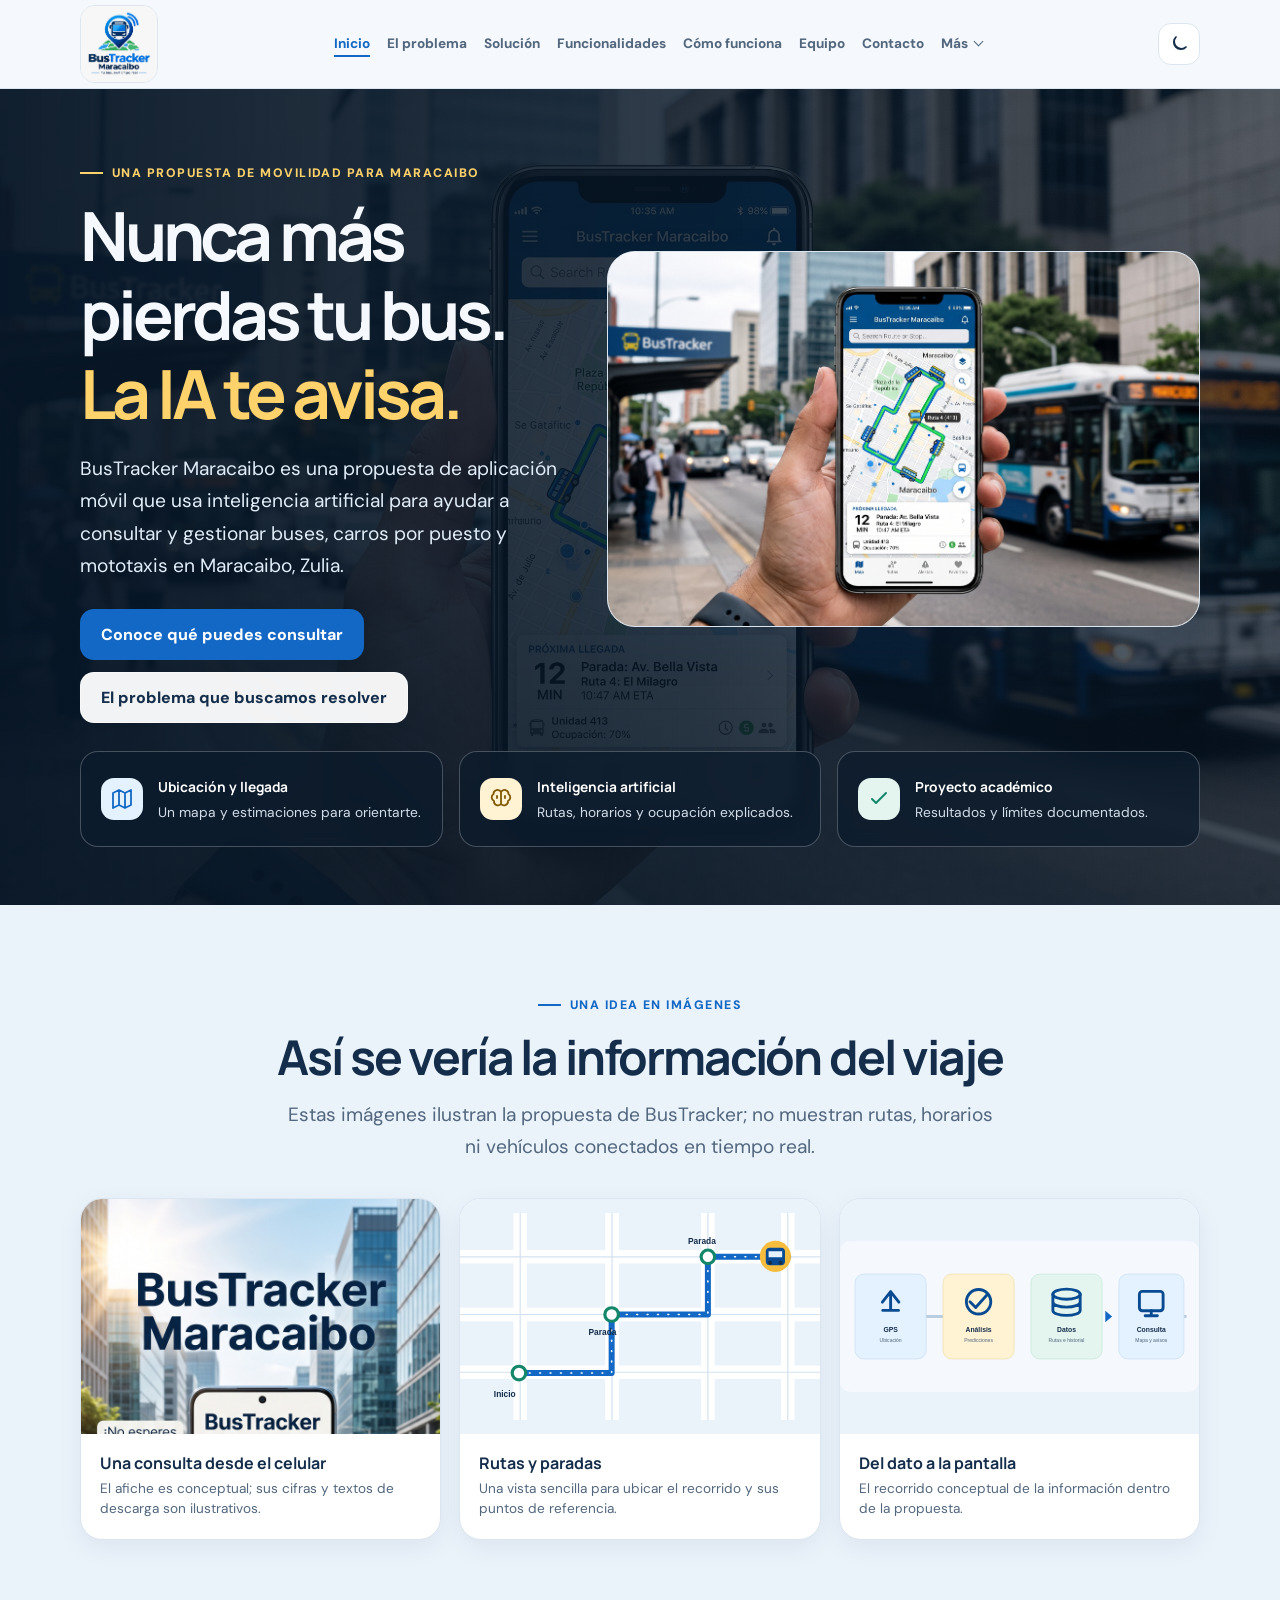
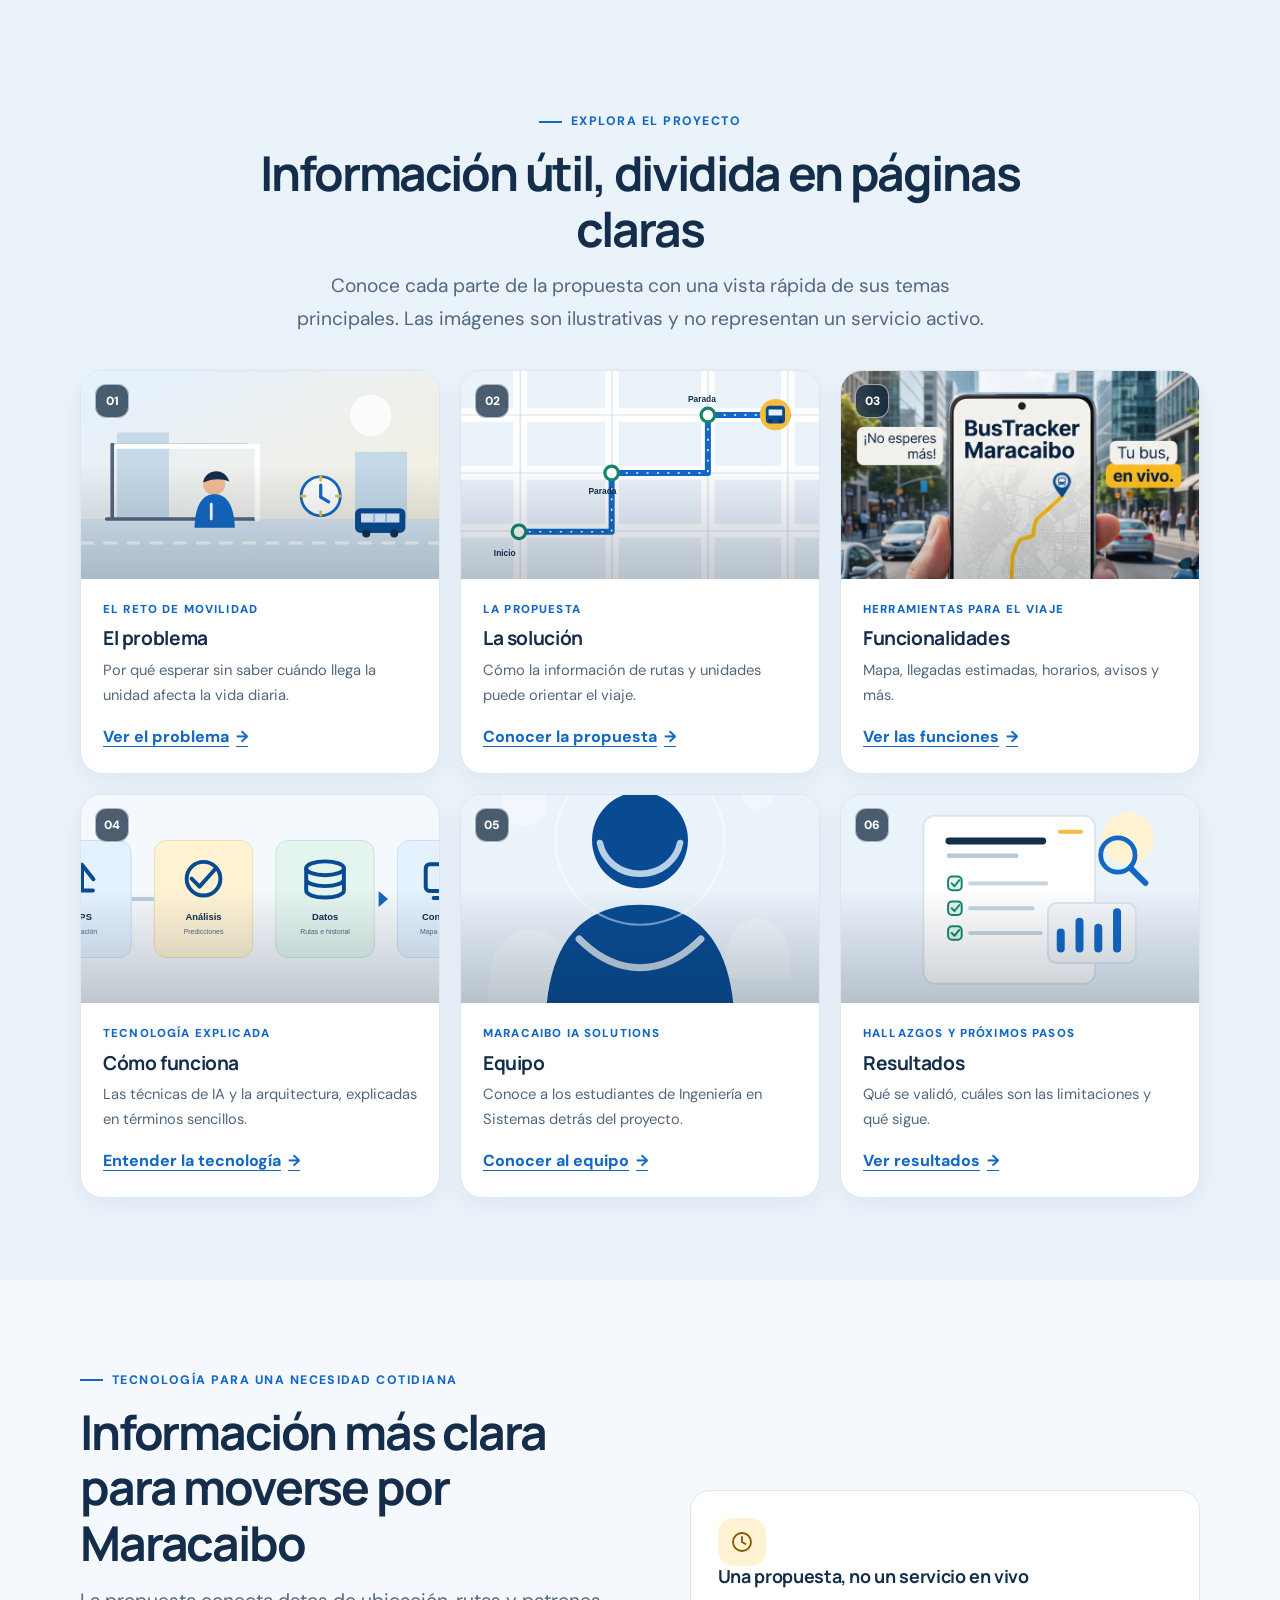
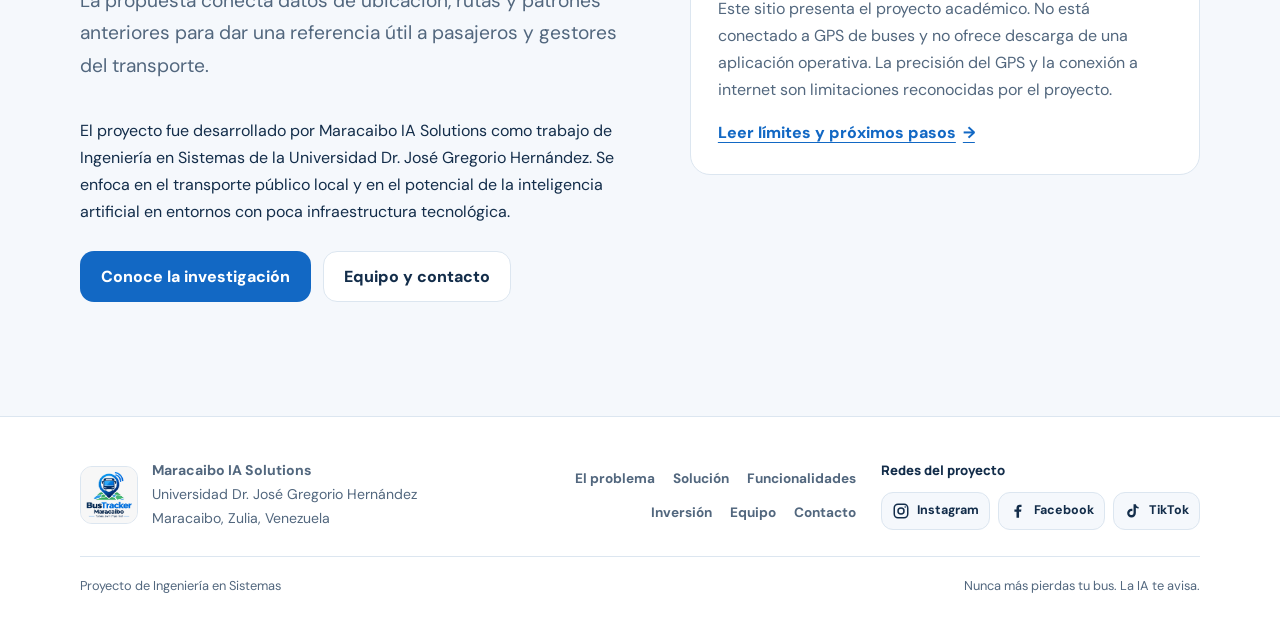
<file: index.html>
<!doctype html>
<html lang="es">
<head>
  <meta charset="utf-8">
  <meta name="viewport" content="width=device-width, initial-scale=1">
  <meta name="theme-color" content="#f5f8fc">
  <link rel="icon" href="assets/bus-tracker-logo.jpeg" type="image/jpeg">
  <meta name="description" content="BusTracker Maracaibo es una propuesta de aplicación móvil que usa inteligencia artificial para ayudar a consultar y gestionar el transporte público de Maracaibo.">
  <meta property="og:type" content="website">
  <meta property="og:title" content="BusTracker Maracaibo">
  <meta property="og:description" content="Nunca más pierdas tu bus. La IA te avisa.">
  <meta property="og:locale" content="es_VE">
  <title>BusTracker Maracaibo | Nunca más pierdas tu bus</title>
  <script>
    let introSeen = false;
    try {
      introSeen = sessionStorage.getItem("bustracker-intro-seen") === "true";
    } catch (error) {
      console.warn("No se pudo consultar si la animación de inicio ya se mostró.", error);
    }
    if (!introSeen && !window.matchMedia("(prefers-reduced-motion: reduce)").matches) {
      document.documentElement.classList.add("show-intro");
    }
  </script>
  <link rel="preconnect" href="https://fonts.googleapis.com">
  <link rel="preconnect" href="https://fonts.gstatic.com" crossorigin>
  <link href="https://fonts.googleapis.com/css2?family=DM+Sans:wght@400;500;600;700&family=Manrope:wght@400;500;600;700;800&display=swap" rel="stylesheet">
  <link rel="stylesheet" href="styles.css">
  <script defer src="site.js"></script>
</head>
<body>
  <a class="skip-link" href="#contenido">Saltar al contenido</a>
  <div class="site-intro" role="status" aria-live="polite" aria-label="Cargando BusTracker Maracaibo">
    <div class="site-intro-content">
      <span class="site-intro-logo"><img src="assets/bus-tracker-logo.jpeg" alt=""></span>
      <strong>BusTracker <span>Maracaibo</span></strong>
      <span class="site-intro-loader" aria-hidden="true"></span>
    </div>
  </div>
  <svg aria-hidden="true" width="0" height="0" style="position:absolute;overflow:hidden">
    <symbol id="map" viewBox="0 0 24 24"><path d="m3 6 6-3 6 3 6-3v15l-6 3-6-3-6 3V6Zm6-3v15m6-12v15" fill="none" stroke="currentColor" stroke-width="1.8" stroke-linejoin="round"/></symbol>
    <symbol id="clock" viewBox="0 0 24 24"><circle cx="12" cy="12" r="9" fill="none" stroke="currentColor" stroke-width="1.8"/><path d="M12 7v5l3.5 2" fill="none" stroke="currentColor" stroke-width="1.8" stroke-linecap="round"/></symbol>
    <symbol id="brain" viewBox="0 0 24 24"><path d="M12 5a4 4 0 0 0-7.5 2A4 4 0 0 0 5 14a4 4 0 0 0 7 3V5Zm0 0a4 4 0 0 1 7.5 2A4 4 0 0 1 19 14a4 4 0 0 1-7 3V5ZM8 9v2m8-2v2m-4 2v3" fill="none" stroke="currentColor" stroke-width="1.8" stroke-linecap="round" stroke-linejoin="round"/></symbol>
    <symbol id="bus" viewBox="0 0 24 24"><path d="M5 16V5.8C5 4.25 6.34 3 8 3h8c1.66 0 3 1.25 3 2.8V16M5 11h14M5 16h14M7 16v3m10-3v3M5 19H4m16 0h-1M7 7h10" fill="none" stroke="currentColor" stroke-width="1.8" stroke-linecap="round" stroke-linejoin="round"/></symbol>
    <symbol id="people" viewBox="0 0 24 24"><circle cx="9" cy="8" r="3" fill="none" stroke="currentColor" stroke-width="1.8"/><path d="M3.5 20v-1.5A4.5 4.5 0 0 1 8 14h2a4.5 4.5 0 0 1 4.5 4.5V20M16 5.3a3 3 0 0 1 0 5.8m1 3h.7a3.8 3.8 0 0 1 3.8 3.8V20" fill="none" stroke="currentColor" stroke-width="1.8" stroke-linecap="round"/></symbol>
    <symbol id="check" viewBox="0 0 24 24"><path d="m5 12 4 4L19 6" fill="none" stroke="currentColor" stroke-width="2" stroke-linecap="round" stroke-linejoin="round"/></symbol>
    <symbol id="moon" viewBox="0 0 24 24"><path d="M20.5 15.5A8.5 8.5 0 0 1 8.5 3.5 8.5 8.5 0 1 0 20.5 15.5Z" fill="none" stroke="currentColor" stroke-width="1.8" stroke-linejoin="round"/></symbol>
    <symbol id="sun" viewBox="0 0 24 24"><circle cx="12" cy="12" r="4" fill="none" stroke="currentColor" stroke-width="1.8"/><path d="M12 2v2m0 16v2M4.93 4.93l1.42 1.42m11.3 11.3 1.42 1.42M2 12h2m16 0h2M4.93 19.07l1.42-1.42m11.3-11.3 1.42-1.42" fill="none" stroke="currentColor" stroke-width="1.8" stroke-linecap="round"/></symbol>
    <symbol id="menu" viewBox="0 0 24 24"><path d="M4 7h16M4 12h16M4 17h16" fill="none" stroke="currentColor" stroke-width="1.8" stroke-linecap="round"/></symbol>
    <symbol id="close" viewBox="0 0 24 24"><path d="m6 6 12 12M18 6 6 18" fill="none" stroke="currentColor" stroke-width="1.8" stroke-linecap="round"/></symbol>
  </svg>
  <header class="site-header">
    <nav class="container nav-wrap" aria-label="Navegación principal">
      <a class="brand-logo" href="index.html" aria-label="BusTracker Maracaibo, inicio"><img src="assets/bus-tracker-logo.jpeg" alt="BusTracker Maracaibo"></a>
      <div class="nav-links" id="site-navigation">
        <a href="index.html" aria-current="page">Inicio</a><a href="problema.html">El problema</a><a href="solucion.html">Solución</a><a href="funcionalidades.html">Funcionalidades</a><a href="como-funciona.html">Cómo funciona</a><a href="equipo.html">Equipo</a><a href="contacto.html">Contacto</a>
        <details class="nav-more"><summary>Más</summary><div class="nav-more-menu"><a href="inversion.html">Inversión</a><a href="para-quien.html">¿Para quién es?</a><a href="resultados.html">Resultados</a></div></details>
      </div>
      <div class="nav-actions">
        <button class="theme-toggle" id="theme-toggle" type="button" aria-label="Activar modo oscuro"><svg aria-hidden="true"><use href="#moon"></use></svg></button>
        <button class="menu-toggle" id="menu-toggle" type="button" aria-label="Abrir menú" aria-expanded="false" aria-controls="site-navigation"><svg aria-hidden="true"><use href="#menu"></use></svg></button>
      </div>
    </nav>
  </header>
  <main id="contenido">
    <section class="home-hero">
      <video class="home-hero-video" muted loop playsinline preload="metadata" poster="assets/bus-tracker-maracaibo.jpg" aria-hidden="true" tabindex="-1">
        <source src="gemini_generated_video_8adf9a6a.mp4" type="video/mp4">
      </video>
      <div class="container hero-grid">
        <div class="hero-copy">
          <p class="eyebrow">Una propuesta de movilidad para Maracaibo</p>
          <h1>Nunca más pierdas tu bus. <span>La IA te avisa.</span></h1>
          <p class="lead">BusTracker Maracaibo es una propuesta de aplicación móvil que usa inteligencia artificial para ayudar a consultar y gestionar buses, carros por puesto y mototaxis en Maracaibo, Zulia.</p>
          <div class="button-row"><a class="button button-primary" href="funcionalidades.html">Conoce qué puedes consultar</a><a class="button button-secondary" href="problema.html">El problema que buscamos resolver</a></div>
        </div>
        <figure class="hero-image">
          <img src="assets/bus-tracker-maracaibo.jpg" alt="Imagen conceptual de BusTracker Maracaibo junto a una unidad de transporte público">
        </figure>
        <div class="home-highlights">
          <a class="highlight-link" href="solucion.html"><span class="icon"><svg aria-hidden="true"><use href="#map"></use></svg></span><span><strong>Ubicación y llegada</strong><span>Un mapa y estimaciones para orientarte.</span></span></a>
          <a class="highlight-link" href="como-funciona.html"><span class="icon icon-warm"><svg aria-hidden="true"><use href="#brain"></use></svg></span><span><strong>Inteligencia artificial</strong><span>Rutas, horarios y ocupación explicados.</span></span></a>
          <a class="highlight-link" href="resultados.html"><span class="icon icon-green"><svg aria-hidden="true"><use href="#check"></use></svg></span><span><strong>Proyecto académico</strong><span>Resultados y límites documentados.</span></span></a>
        </div>
      </div>
    </section>
    <section class="section section-soft visual-showcase">
      <div class="container">
        <div class="section-heading center">
          <p class="eyebrow">Una idea en imágenes</p>
          <h2>Así se vería la información del viaje</h2>
          <p class="lead">Estas imágenes ilustran la propuesta de BusTracker; no muestran rutas, horarios ni vehículos conectados en tiempo real.</p>
        </div>
        <div class="visual-grid">
          <figure class="visual-card visual-card-poster">
            <div class="visual-card-media"><img src="assets/bus-tracker-poster.jpg" alt="Afiche conceptual que muestra una propuesta de interfaz móvil para consultar buses y rutas"></div>
            <figcaption><strong>Una consulta desde el celular</strong><span>El afiche es conceptual; sus cifras y textos de descarga son ilustrativos.</span></figcaption>
          </figure>
          <figure class="visual-card">
            <div class="visual-card-media"><img src="assets/mapa-ruta.svg" alt="Ilustración de un mapa con una ruta, paradas y una unidad de transporte"></div>
            <figcaption><strong>Rutas y paradas</strong><span>Una vista sencilla para ubicar el recorrido y sus puntos de referencia.</span></figcaption>
          </figure>
          <figure class="visual-card">
            <div class="visual-card-media"><img src="assets/flujo-datos.svg" alt="Diagrama que conecta el GPS, el análisis de datos y la pantalla de consulta"></div>
            <figcaption><strong>Del dato a la pantalla</strong><span>El recorrido conceptual de la información dentro de la propuesta.</span></figcaption>
          </figure>
        </div>
      </div>
    </section>
    <section class="section section-soft">
      <div class="container">
        <div class="section-heading center">
          <p class="eyebrow">Explora el proyecto</p>
          <h2>Información útil, dividida en páginas claras</h2>
          <p class="lead">Conoce cada parte de la propuesta con una vista rápida de sus temas principales. Las imágenes son ilustrativas y no representan un servicio activo.</p>
        </div>
        <div class="explore-grid">
          <article class="explore-card">
            <div class="explore-card-image"><img src="assets/espera-transporte.svg" alt="Ilustración conceptual de una persona esperando el transporte junto a un reloj"><span class="explore-card-number">01</span></div>
            <div class="explore-card-body"><p class="explore-card-label">El reto de movilidad</p><h3>El problema</h3><p>Por qué esperar sin saber cuándo llega la unidad afecta la vida diaria.</p><a class="text-link" href="problema.html">Ver el problema <span aria-hidden="true">→</span></a></div>
          </article>
          <article class="explore-card">
            <div class="explore-card-image"><img src="assets/mapa-ruta.svg" alt="Ilustración conceptual de una ruta con paradas en un mapa"><span class="explore-card-number">02</span></div>
            <div class="explore-card-body"><p class="explore-card-label">La propuesta</p><h3>La solución</h3><p>Cómo la información de rutas y unidades puede orientar el viaje.</p><a class="text-link" href="solucion.html">Conocer la propuesta <span aria-hidden="true">→</span></a></div>
          </article>
          <article class="explore-card">
            <div class="explore-card-image"><img src="assets/bus-tracker-poster.jpg" alt="Afiche conceptual de una aplicación de transporte en un teléfono"><span class="explore-card-number">03</span></div>
            <div class="explore-card-body"><p class="explore-card-label">Herramientas para el viaje</p><h3>Funcionalidades</h3><p>Mapa, llegadas estimadas, horarios, avisos y más.</p><a class="text-link" href="funcionalidades.html">Ver las funciones <span aria-hidden="true">→</span></a></div>
          </article>
          <article class="explore-card">
            <div class="explore-card-image"><img src="assets/flujo-datos.svg" alt="Diagrama conceptual del flujo de información desde el GPS hasta la pantalla"><span class="explore-card-number">04</span></div>
            <div class="explore-card-body"><p class="explore-card-label">Tecnología explicada</p><h3>Cómo funciona</h3><p>Las técnicas de IA y la arquitectura, explicadas en términos sencillos.</p><a class="text-link" href="como-funciona.html">Entender la tecnología <span aria-hidden="true">→</span></a></div>
          </article>
          <article class="explore-card">
            <div class="explore-card-image"><img src="assets/equipo-silueta.svg" alt="Ilustración de siluetas que representa al equipo del proyecto"><span class="explore-card-number">05</span></div>
            <div class="explore-card-body"><p class="explore-card-label">Maracaibo IA Solutions</p><h3>Equipo</h3><p>Conoce a los estudiantes de Ingeniería en Sistemas detrás del proyecto.</p><a class="text-link" href="equipo.html">Conocer al equipo <span aria-hidden="true">→</span></a></div>
          </article>
          <article class="explore-card">
            <div class="explore-card-image"><img src="assets/resultados-visual.svg" alt="Ilustración conceptual de una revisión y evaluación del proyecto"><span class="explore-card-number">06</span></div>
            <div class="explore-card-body"><p class="explore-card-label">Hallazgos y próximos pasos</p><h3>Resultados</h3><p>Qué se validó, cuáles son las limitaciones y qué sigue.</p><a class="text-link" href="resultados.html">Ver resultados <span aria-hidden="true">→</span></a></div>
          </article>
        </div>
      </div>
    </section>
    <section class="section">
      <div class="container split">
        <div>
          <div class="section-heading">
            <p class="eyebrow">Tecnología para una necesidad cotidiana</p>
            <h2>Información más clara para moverse por Maracaibo</h2>
            <p class="lead">La propuesta conecta datos de ubicación, rutas y patrones anteriores para dar una referencia útil a pasajeros y gestores del transporte.</p>
          </div>
          <p>El proyecto fue desarrollado por Maracaibo IA Solutions como trabajo de Ingeniería en Sistemas de la Universidad Dr. José Gregorio Hernández. Se enfoca en el transporte público local y en el potencial de la inteligencia artificial en entornos con poca infraestructura tecnológica.</p>
          <div class="button-row"><a class="button button-primary" href="resultados.html">Conoce la investigación</a><a class="button button-secondary" href="contacto.html">Equipo y contacto</a></div>
        </div>
        <article class="contact-card">
          <span class="icon icon-warm"><svg aria-hidden="true"><use href="#clock"></use></svg></span>
          <h3>Una propuesta, no un servicio en vivo</h3>
          <p>Este sitio presenta el proyecto académico. No está conectado a GPS de buses y no ofrece descarga de una aplicación operativa. La precisión del GPS y la conexión a internet son limitaciones reconocidas por el proyecto.</p>
          <a class="text-link" href="resultados.html">Leer límites y próximos pasos <span aria-hidden="true">→</span></a>
        </article>
      </div>
    </section>
  </main>
  <footer class="site-footer"><div class="container"><div class="footer-grid"><div class="footer-brand"><img src="assets/bus-tracker-logo.jpeg" alt=""><p><strong>Maracaibo IA Solutions</strong><br>Universidad Dr. José Gregorio Hernández<br>Maracaibo, Zulia, Venezuela</p></div><nav class="footer-nav" aria-label="Navegación del pie"><a href="problema.html">El problema</a><a href="solucion.html">Solución</a><a href="funcionalidades.html">Funcionalidades</a><a href="inversion.html">Inversión</a><a href="equipo.html">Equipo</a><a href="contacto.html">Contacto</a></nav></div><div class="footer-bottom"><span>Proyecto de Ingeniería en Sistemas</span><span>Nunca más pierdas tu bus. La IA te avisa.</span></div></div></footer>
</body>
</html>
</file>
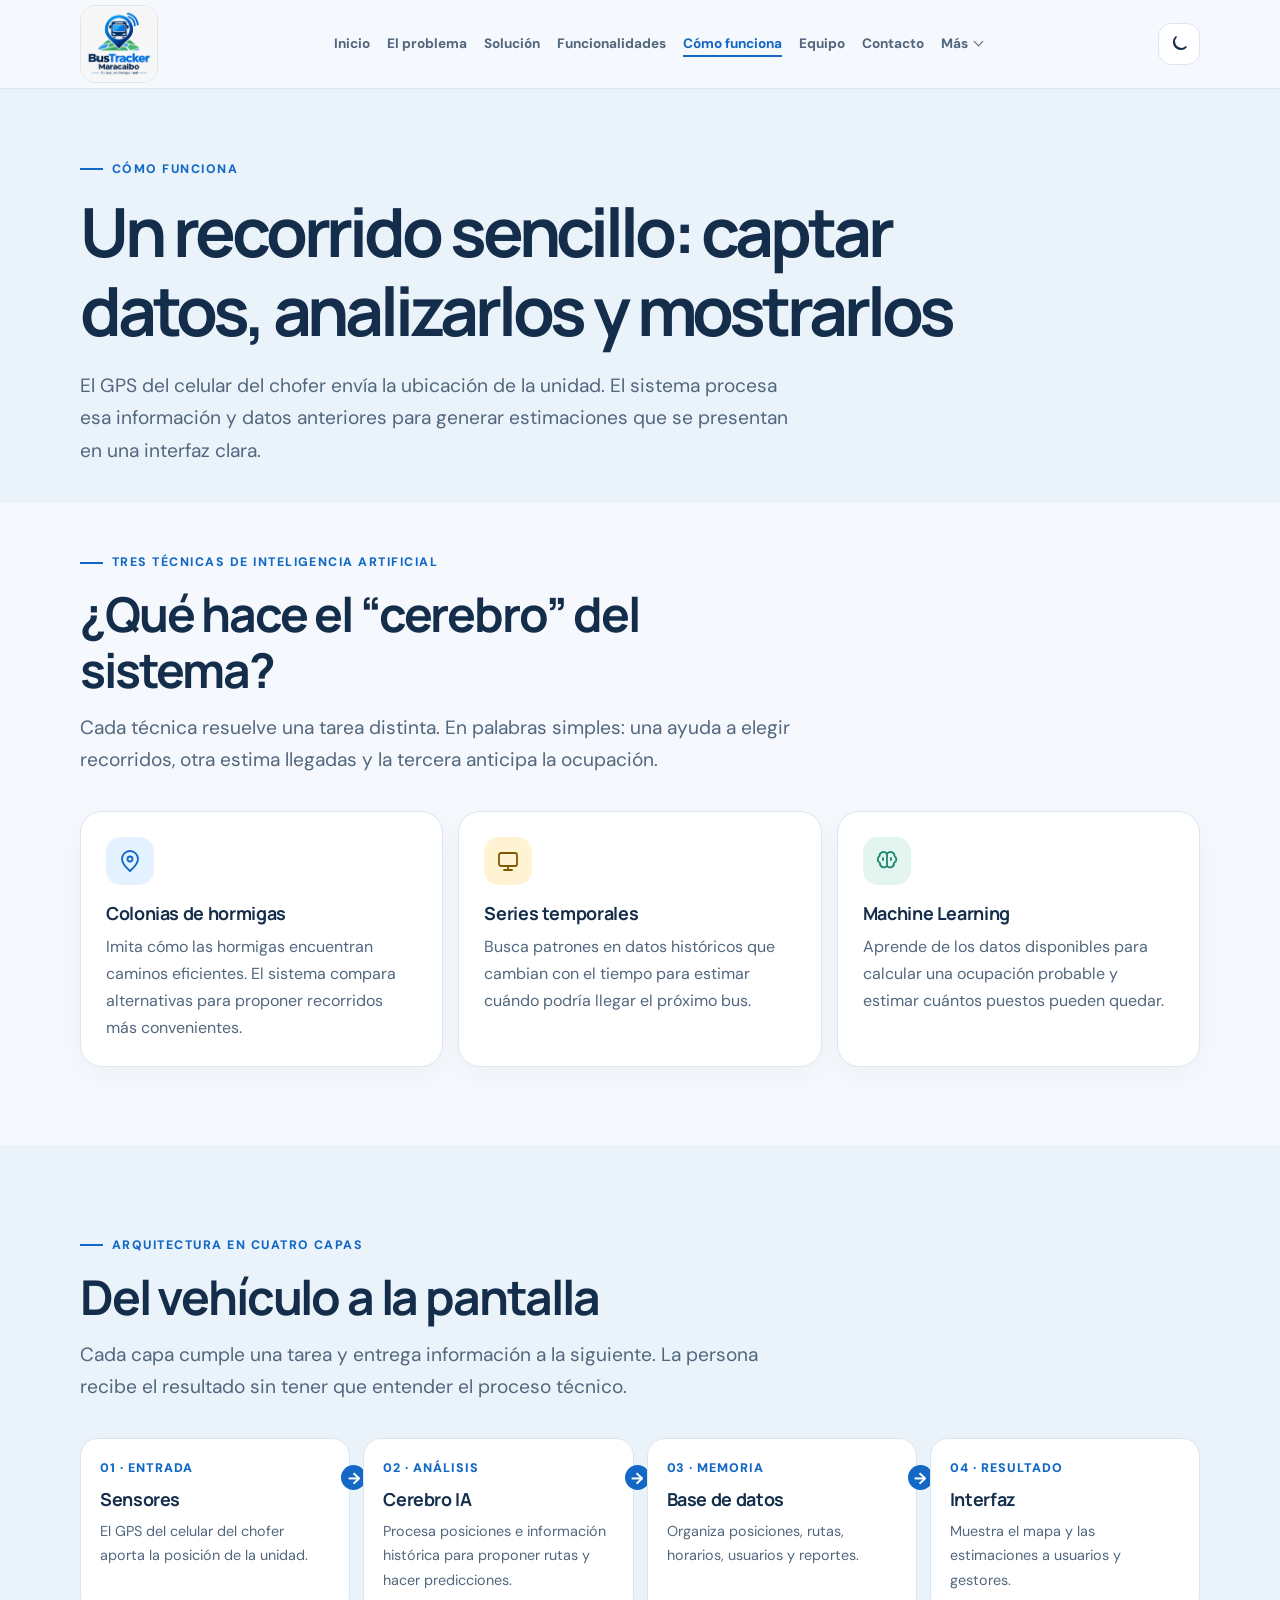
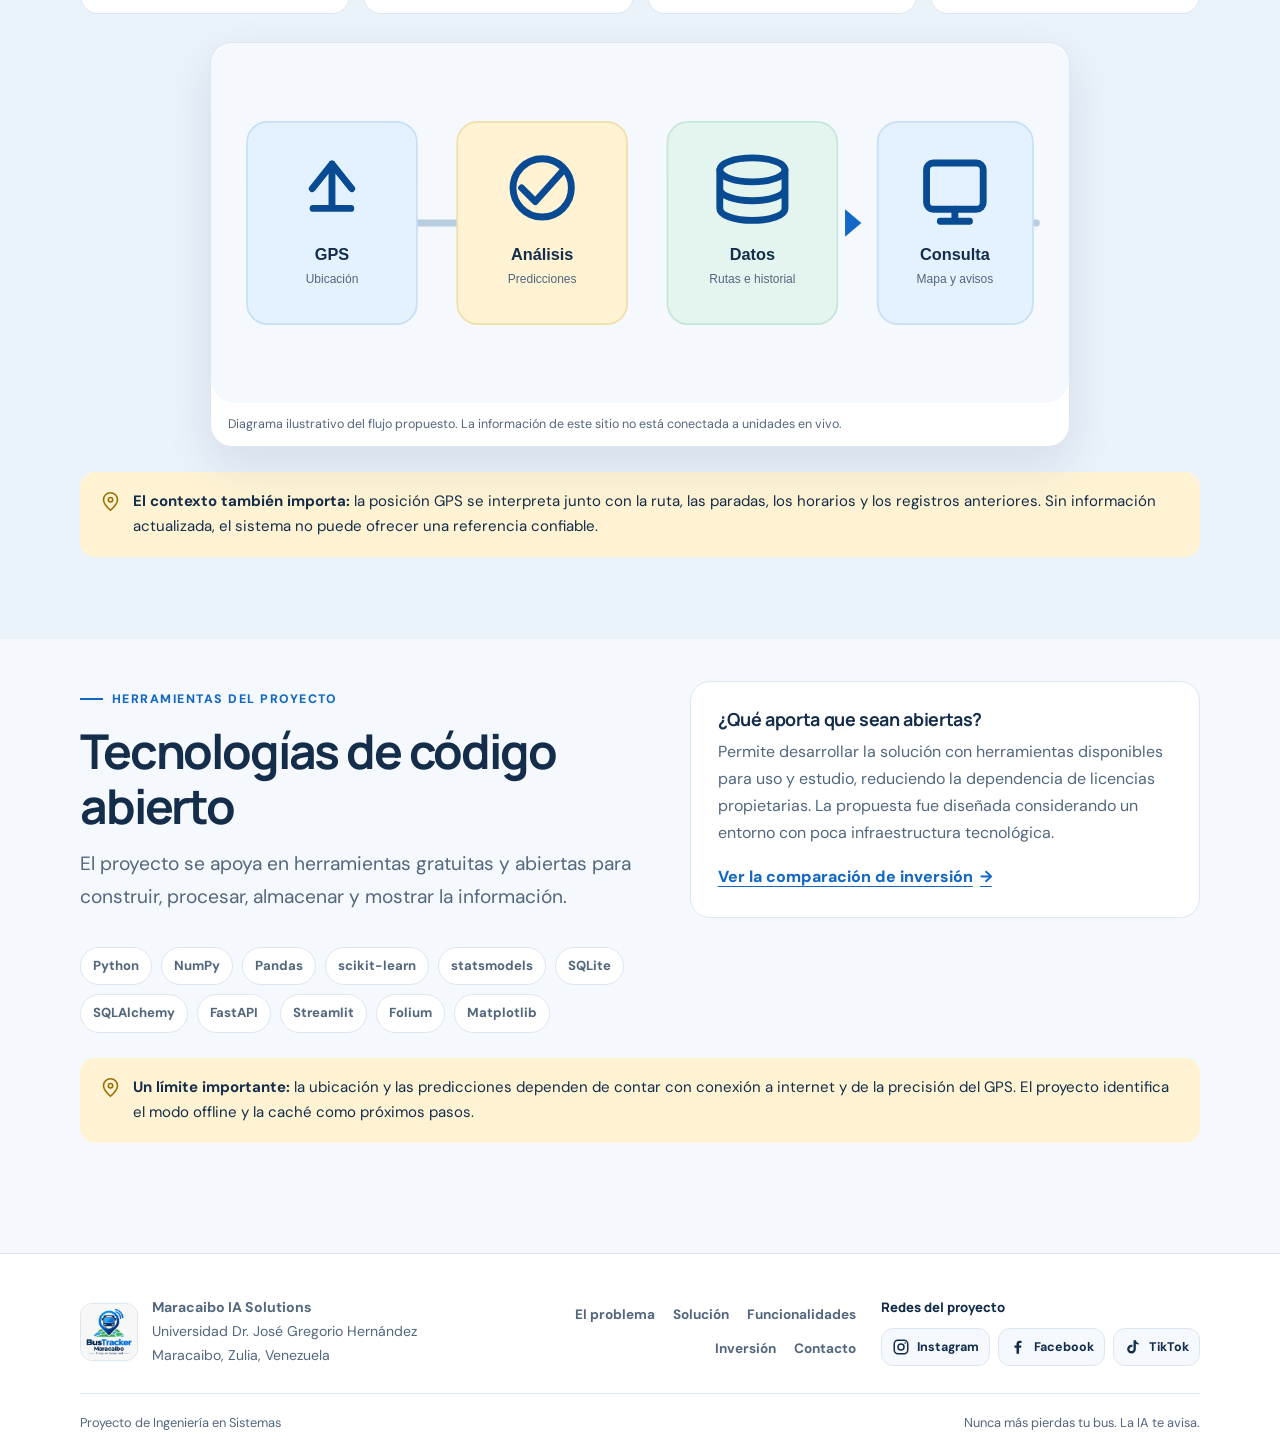
<file: como-funciona.html>
<!doctype html>
<html lang="es">
<head>
  <meta charset="utf-8">
  <meta name="viewport" content="width=device-width, initial-scale=1">
  <meta name="theme-color" content="#f5f8fc">
  <link rel="icon" href="assets/bus-tracker-logo.jpeg" type="image/jpeg">
  <meta name="description" content="Explicación sencilla de las técnicas de inteligencia artificial, las cuatro capas y las herramientas de BusTracker Maracaibo.">
  <meta property="og:title" content="Cómo funciona | BusTracker Maracaibo">
  <meta property="og:description" content="Del GPS del celular del chofer a una ubicación, una predicción y una interfaz sencilla para el usuario.">
  <title>Cómo funciona | BusTracker Maracaibo</title>
  <link rel="preconnect" href="https://fonts.googleapis.com">
  <link rel="preconnect" href="https://fonts.gstatic.com" crossorigin>
  <link href="https://fonts.googleapis.com/css2?family=DM+Sans:wght@400;500;600;700&family=Manrope:wght@400;500;600;700;800&display=swap" rel="stylesheet">
  <link rel="stylesheet" href="styles.css">
  <script defer src="site.js"></script>
</head>
<body>
  <a class="skip-link" href="#contenido">Saltar al contenido</a>
  <svg aria-hidden="true" width="0" height="0" style="position:absolute;overflow:hidden">
    <symbol id="pin" viewBox="0 0 24 24"><path d="M20 10c0 5-8 12-8 12S4 15 4 10a8 8 0 1 1 16 0Z" fill="none" stroke="currentColor" stroke-width="1.8"/><circle cx="12" cy="10" r="2.5" fill="none" stroke="currentColor" stroke-width="1.8"/></symbol>
    <symbol id="brain" viewBox="0 0 24 24"><path d="M12 5a4 4 0 0 0-7.5 2A4 4 0 0 0 5 14a4 4 0 0 0 7 3V5Zm0 0a4 4 0 0 1 7.5 2A4 4 0 0 1 19 14a4 4 0 0 1-7 3V5ZM8 9v2m8-2v2m-4 2v3" fill="none" stroke="currentColor" stroke-width="1.8" stroke-linecap="round" stroke-linejoin="round"/></symbol>
    <symbol id="database" viewBox="0 0 24 24"><ellipse cx="12" cy="5" rx="8" ry="3" fill="none" stroke="currentColor" stroke-width="1.8"/><path d="M4 5v14c0 1.66 3.58 3 8 3s8-1.34 8-3V5M4 12c0 1.66 3.58 3 8 3s8-1.34 8-3" fill="none" stroke="currentColor" stroke-width="1.8"/></symbol>
    <symbol id="screen" viewBox="0 0 24 24"><rect x="3" y="4" width="18" height="13" rx="2" fill="none" stroke="currentColor" stroke-width="1.8"/><path d="M8 21h8m-4-4v4" fill="none" stroke="currentColor" stroke-width="1.8" stroke-linecap="round"/></symbol>
    <symbol id="check" viewBox="0 0 24 24"><path d="m5 12 4 4L19 6" fill="none" stroke="currentColor" stroke-width="2" stroke-linecap="round" stroke-linejoin="round"/></symbol>
    <symbol id="moon" viewBox="0 0 24 24"><path d="M20.5 15.5A8.5 8.5 0 0 1 8.5 3.5 8.5 8.5 0 1 0 20.5 15.5Z" fill="none" stroke="currentColor" stroke-width="1.8" stroke-linejoin="round"/></symbol>
    <symbol id="sun" viewBox="0 0 24 24"><circle cx="12" cy="12" r="4" fill="none" stroke="currentColor" stroke-width="1.8"/><path d="M12 2v2m0 16v2M4.93 4.93l1.42 1.42m11.3 11.3 1.42 1.42M2 12h2m16 0h2M4.93 19.07l1.42-1.42m11.3-11.3 1.42-1.42" fill="none" stroke="currentColor" stroke-width="1.8" stroke-linecap="round"/></symbol>
    <symbol id="menu" viewBox="0 0 24 24"><path d="M4 7h16M4 12h16M4 17h16" fill="none" stroke="currentColor" stroke-width="1.8" stroke-linecap="round"/></symbol>
    <symbol id="close" viewBox="0 0 24 24"><path d="m6 6 12 12M18 6 6 18" fill="none" stroke="currentColor" stroke-width="1.8" stroke-linecap="round"/></symbol>
  </svg>
  <header class="site-header">
    <nav class="container nav-wrap" aria-label="Navegación principal">
      <a class="brand-logo" href="index.html" aria-label="BusTracker Maracaibo, inicio"><img src="assets/bus-tracker-logo.jpeg" alt="BusTracker Maracaibo"></a>
      <div class="nav-links" id="site-navigation">
        <a href="index.html">Inicio</a><a href="problema.html">El problema</a><a href="solucion.html">Solución</a><a href="funcionalidades.html">Funcionalidades</a><a href="como-funciona.html" aria-current="page">Cómo funciona</a><a href="equipo.html">Equipo</a><a href="contacto.html">Contacto</a>
        <details class="nav-more"><summary>Más</summary><div class="nav-more-menu"><a href="inversion.html">Inversión</a><a href="para-quien.html">¿Para quién es?</a><a href="resultados.html">Resultados</a></div></details>
      </div>
      <div class="nav-actions">
        <button class="theme-toggle" id="theme-toggle" type="button" aria-label="Activar modo oscuro"><svg aria-hidden="true"><use href="#moon"></use></svg></button>
        <button class="menu-toggle" id="menu-toggle" type="button" aria-label="Abrir menú" aria-expanded="false" aria-controls="site-navigation"><svg aria-hidden="true"><use href="#menu"></use></svg></button>
      </div>
    </nav>
  </header>
  <main id="contenido">
    <section class="page-hero section-soft">
      <div class="container">
        <p class="eyebrow">Cómo funciona</p>
        <h1>Un recorrido sencillo: captar datos, analizarlos y mostrarlos</h1>
        <p class="lead">El GPS del celular del chofer envía la ubicación de la unidad. El sistema procesa esa información y datos anteriores para generar estimaciones que se presentan en una interfaz clara.</p>
      </div>
    </section>
    <section class="content-section">
      <div class="container">
        <div class="section-heading">
          <p class="eyebrow">Tres técnicas de inteligencia artificial</p>
          <h2>¿Qué hace el “cerebro” del sistema?</h2>
          <p class="lead">Cada técnica resuelve una tarea distinta. En palabras simples: una ayuda a elegir recorridos, otra estima llegadas y la tercera anticipa la ocupación.</p>
        </div>
        <div class="model-grid">
          <article class="card model-card"><span class="icon"><svg aria-hidden="true"><use href="#pin"></use></svg></span><h3>Colonias de hormigas</h3><p>Imita cómo las hormigas encuentran caminos eficientes. El sistema compara alternativas para proponer recorridos más convenientes.</p></article>
          <article class="card model-card"><span class="icon icon-warm"><svg aria-hidden="true"><use href="#screen"></use></svg></span><h3>Series temporales</h3><p>Busca patrones en datos históricos que cambian con el tiempo para estimar cuándo podría llegar el próximo bus.</p></article>
          <article class="card model-card"><span class="icon icon-green"><svg aria-hidden="true"><use href="#brain"></use></svg></span><h3>Machine Learning</h3><p>Aprende de los datos disponibles para calcular una ocupación probable y estimar cuántos puestos pueden quedar.</p></article>
        </div>
      </div>
    </section>
    <section class="section section-soft">
      <div class="container">
        <div class="section-heading">
          <p class="eyebrow">Arquitectura en cuatro capas</p>
          <h2>Del vehículo a la pantalla</h2>
          <p class="lead">Cada capa cumple una tarea y entrega información a la siguiente. La persona recibe el resultado sin tener que entender el proceso técnico.</p>
        </div>
        <div class="flow-grid">
          <article class="flow-card"><span class="step-number">01 · ENTRADA</span><h3>Sensores</h3><p>El GPS del celular del chofer aporta la posición de la unidad.</p></article>
          <article class="flow-card"><span class="step-number">02 · ANÁLISIS</span><h3>Cerebro IA</h3><p>Procesa posiciones e información histórica para proponer rutas y hacer predicciones.</p></article>
          <article class="flow-card"><span class="step-number">03 · MEMORIA</span><h3>Base de datos</h3><p>Organiza posiciones, rutas, horarios, usuarios y reportes.</p></article>
          <article class="flow-card"><span class="step-number">04 · RESULTADO</span><h3>Interfaz</h3><p>Muestra el mapa y las estimaciones a usuarios y gestores.</p></article>
        </div>
        <figure class="process-visual">
          <img src="assets/flujo-datos.svg" alt="Ilustración del flujo conceptual desde la ubicación GPS hasta la consulta en una pantalla">
          <figcaption>Diagrama ilustrativo del flujo propuesto. La información de este sitio no está conectada a unidades en vivo.</figcaption>
        </figure>
        <div class="note"><svg aria-hidden="true"><use href="#pin"></use></svg><span><strong>El contexto también importa:</strong> la posición GPS se interpreta junto con la ruta, las paradas, los horarios y los registros anteriores. Sin información actualizada, el sistema no puede ofrecer una referencia confiable.</span></div>
      </div>
    </section>
    <section class="content-section">
      <div class="container split split-top">
        <div>
          <div class="section-heading">
            <p class="eyebrow">Herramientas del proyecto</p>
            <h2>Tecnologías de código abierto</h2>
            <p class="lead">El proyecto se apoya en herramientas gratuitas y abiertas para construir, procesar, almacenar y mostrar la información.</p>
          </div>
          <div class="tech-badges" aria-label="Tecnologías utilizadas">
            <span class="badge">Python</span><span class="badge">NumPy</span><span class="badge">Pandas</span><span class="badge">scikit-learn</span><span class="badge">statsmodels</span><span class="badge">SQLite</span><span class="badge">SQLAlchemy</span><span class="badge">FastAPI</span><span class="badge">Streamlit</span><span class="badge">Folium</span><span class="badge">Matplotlib</span>
          </div>
        </div>
        <div class="contact-card">
          <h3>¿Qué aporta que sean abiertas?</h3>
          <p>Permite desarrollar la solución con herramientas disponibles para uso y estudio, reduciendo la dependencia de licencias propietarias. La propuesta fue diseñada considerando un entorno con poca infraestructura tecnológica.</p>
          <a class="text-link" href="inversion.html">Ver la comparación de inversión <span aria-hidden="true">→</span></a>
        </div>
      </div>
      <div class="container">
        <div class="note"><svg aria-hidden="true"><use href="#pin"></use></svg><span><strong>Un límite importante:</strong> la ubicación y las predicciones dependen de contar con conexión a internet y de la precisión del GPS. El proyecto identifica el modo offline y la caché como próximos pasos.</span></div>
      </div>
    </section>
  </main>
  <footer class="site-footer"><div class="container"><div class="footer-grid"><div class="footer-brand"><img src="assets/bus-tracker-logo.jpeg" alt=""><p><strong>Maracaibo IA Solutions</strong><br>Universidad Dr. José Gregorio Hernández<br>Maracaibo, Zulia, Venezuela</p></div><nav class="footer-nav" aria-label="Navegación del pie"><a href="problema.html">El problema</a><a href="solucion.html">Solución</a><a href="funcionalidades.html">Funcionalidades</a><a href="inversion.html">Inversión</a><a href="contacto.html">Contacto</a></nav></div><div class="footer-bottom"><span>Proyecto de Ingeniería en Sistemas</span><span>Nunca más pierdas tu bus. La IA te avisa.</span></div></div></footer>
</body>
</html>
</file>
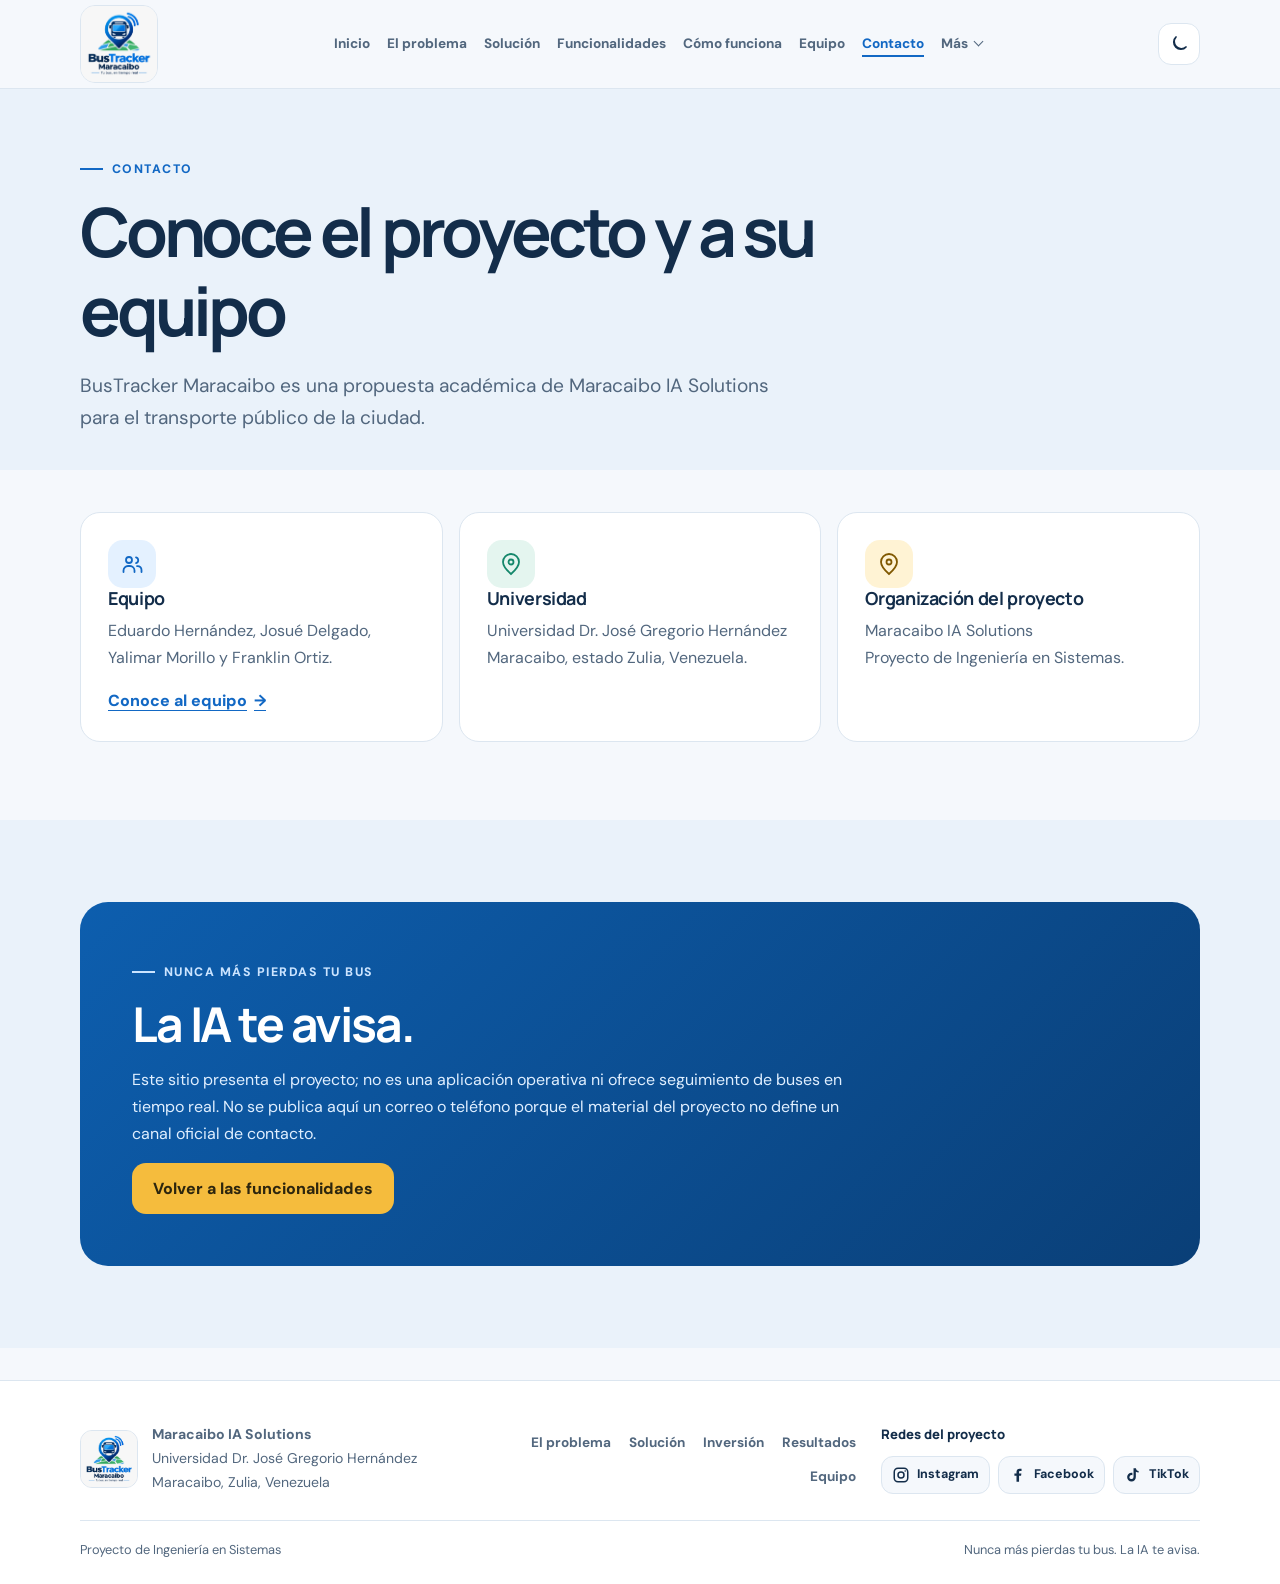
<file: contacto.html>
<!doctype html>
<html lang="es">
<head>
  <meta charset="utf-8">
  <meta name="viewport" content="width=device-width, initial-scale=1">
  <meta name="theme-color" content="#f5f8fc">
  <link rel="icon" href="assets/bus-tracker-logo.jpeg" type="image/jpeg">
  <meta name="description" content="Información institucional y de contacto del proyecto BusTracker Maracaibo, desarrollado por Maracaibo IA Solutions en la Universidad Dr. José Gregorio Hernández.">
  <meta property="og:title" content="Contacto | BusTracker Maracaibo">
  <meta property="og:description" content="Maracaibo IA Solutions — Universidad Dr. José Gregorio Hernández, Maracaibo, Zulia, Venezuela.">
  <title>Contacto | BusTracker Maracaibo</title>
  <link rel="preconnect" href="https://fonts.googleapis.com">
  <link rel="preconnect" href="https://fonts.gstatic.com" crossorigin>
  <link href="https://fonts.googleapis.com/css2?family=DM+Sans:wght@400;500;600;700&family=Manrope:wght@400;500;600;700;800&display=swap" rel="stylesheet">
  <link rel="stylesheet" href="styles.css">
  <script defer src="site.js"></script>
</head>
<body>
  <a class="skip-link" href="#contenido">Saltar al contenido</a>
  <svg aria-hidden="true" width="0" height="0" style="position:absolute;overflow:hidden">
    <symbol id="pin" viewBox="0 0 24 24"><path d="M20 10c0 5-8 12-8 12S4 15 4 10a8 8 0 1 1 16 0Z" fill="none" stroke="currentColor" stroke-width="1.8"/><circle cx="12" cy="10" r="2.5" fill="none" stroke="currentColor" stroke-width="1.8"/></symbol>
    <symbol id="people" viewBox="0 0 24 24"><circle cx="9" cy="8" r="3" fill="none" stroke="currentColor" stroke-width="1.8"/><path d="M3.5 20v-1.5A4.5 4.5 0 0 1 8 14h2a4.5 4.5 0 0 1 4.5 4.5V20M16 5.3a3 3 0 0 1 0 5.8m1 3h.7a3.8 3.8 0 0 1 3.8 3.8V20" fill="none" stroke="currentColor" stroke-width="1.8" stroke-linecap="round"/></symbol>
    <symbol id="moon" viewBox="0 0 24 24"><path d="M20.5 15.5A8.5 8.5 0 0 1 8.5 3.5 8.5 8.5 0 1 0 20.5 15.5Z" fill="none" stroke="currentColor" stroke-width="1.8" stroke-linejoin="round"/></symbol>
    <symbol id="sun" viewBox="0 0 24 24"><circle cx="12" cy="12" r="4" fill="none" stroke="currentColor" stroke-width="1.8"/><path d="M12 2v2m0 16v2M4.93 4.93l1.42 1.42m11.3 11.3 1.42 1.42M2 12h2m16 0h2M4.93 19.07l1.42-1.42m11.3-11.3 1.42-1.42" fill="none" stroke="currentColor" stroke-width="1.8" stroke-linecap="round"/></symbol>
    <symbol id="menu" viewBox="0 0 24 24"><path d="M4 7h16M4 12h16M4 17h16" fill="none" stroke="currentColor" stroke-width="1.8" stroke-linecap="round"/></symbol>
    <symbol id="close" viewBox="0 0 24 24"><path d="m6 6 12 12M18 6 6 18" fill="none" stroke="currentColor" stroke-width="1.8" stroke-linecap="round"/></symbol>
  </svg>
  <header class="site-header">
    <nav class="container nav-wrap" aria-label="Navegación principal">
      <a class="brand-logo" href="index.html" aria-label="BusTracker Maracaibo, inicio"><img src="assets/bus-tracker-logo.jpeg" alt="BusTracker Maracaibo"></a>
      <div class="nav-links" id="site-navigation">
        <a href="index.html">Inicio</a><a href="problema.html">El problema</a><a href="solucion.html">Solución</a><a href="funcionalidades.html">Funcionalidades</a><a href="como-funciona.html">Cómo funciona</a><a href="equipo.html">Equipo</a><a href="contacto.html" aria-current="page">Contacto</a>
        <details class="nav-more"><summary>Más</summary><div class="nav-more-menu"><a href="inversion.html">Inversión</a><a href="para-quien.html">¿Para quién es?</a><a href="resultados.html">Resultados</a></div></details>
      </div>
      <div class="nav-actions">
        <button class="theme-toggle" id="theme-toggle" type="button" aria-label="Activar modo oscuro"><svg aria-hidden="true"><use href="#moon"></use></svg></button>
        <button class="menu-toggle" id="menu-toggle" type="button" aria-label="Abrir menú" aria-expanded="false" aria-controls="site-navigation"><svg aria-hidden="true"><use href="#menu"></use></svg></button>
      </div>
    </nav>
  </header>
  <main id="contenido">
    <section class="page-hero section-soft">
      <div class="container">
        <p class="eyebrow">Contacto</p>
        <h1>Conoce el proyecto y a su equipo</h1>
        <p class="lead">BusTracker Maracaibo es una propuesta académica de Maracaibo IA Solutions para el transporte público de la ciudad.</p>
      </div>
    </section>
    <section class="content-section">
      <div class="container">
        <div class="card-grid">
          <article class="contact-card"><span class="icon"><svg aria-hidden="true"><use href="#people"></use></svg></span><h3>Equipo</h3><p>Eduardo Hernández, Josué Delgado, Yalimar Morillo y Franklin Ortiz.</p><a class="text-link" href="equipo.html">Conoce al equipo <span aria-hidden="true">→</span></a></article>
          <article class="contact-card"><span class="icon icon-green"><svg aria-hidden="true"><use href="#pin"></use></svg></span><h3>Universidad</h3><p>Universidad Dr. José Gregorio Hernández<br>Maracaibo, estado Zulia, Venezuela.</p></article>
          <article class="contact-card"><span class="icon icon-warm"><svg aria-hidden="true"><use href="#pin"></use></svg></span><h3>Organización del proyecto</h3><p>Maracaibo IA Solutions<br>Proyecto de Ingeniería en Sistemas.</p></article>
        </div>
      </div>
    </section>
    <section class="section section-soft">
      <div class="container">
        <div class="contact-callout">
          <p class="eyebrow">Nunca más pierdas tu bus</p>
          <h2>La IA te avisa.</h2>
          <p>Este sitio presenta el proyecto; no es una aplicación operativa ni ofrece seguimiento de buses en tiempo real. No se publica aquí un correo o teléfono porque el material del proyecto no define un canal oficial de contacto.</p>
          <a class="button" href="funcionalidades.html">Volver a las funcionalidades</a>
        </div>
      </div>
    </section>
  </main>
  <footer class="site-footer"><div class="container"><div class="footer-grid"><div class="footer-brand"><img src="assets/bus-tracker-logo.jpeg" alt=""><p><strong>Maracaibo IA Solutions</strong><br>Universidad Dr. José Gregorio Hernández<br>Maracaibo, Zulia, Venezuela</p></div><nav class="footer-nav" aria-label="Navegación del pie"><a href="problema.html">El problema</a><a href="solucion.html">Solución</a><a href="inversion.html">Inversión</a><a href="resultados.html">Resultados</a><a href="equipo.html">Equipo</a></nav></div><div class="footer-bottom"><span>Proyecto de Ingeniería en Sistemas</span><span>Nunca más pierdas tu bus. La IA te avisa.</span></div></div></footer>
</body>
</html>
</file>
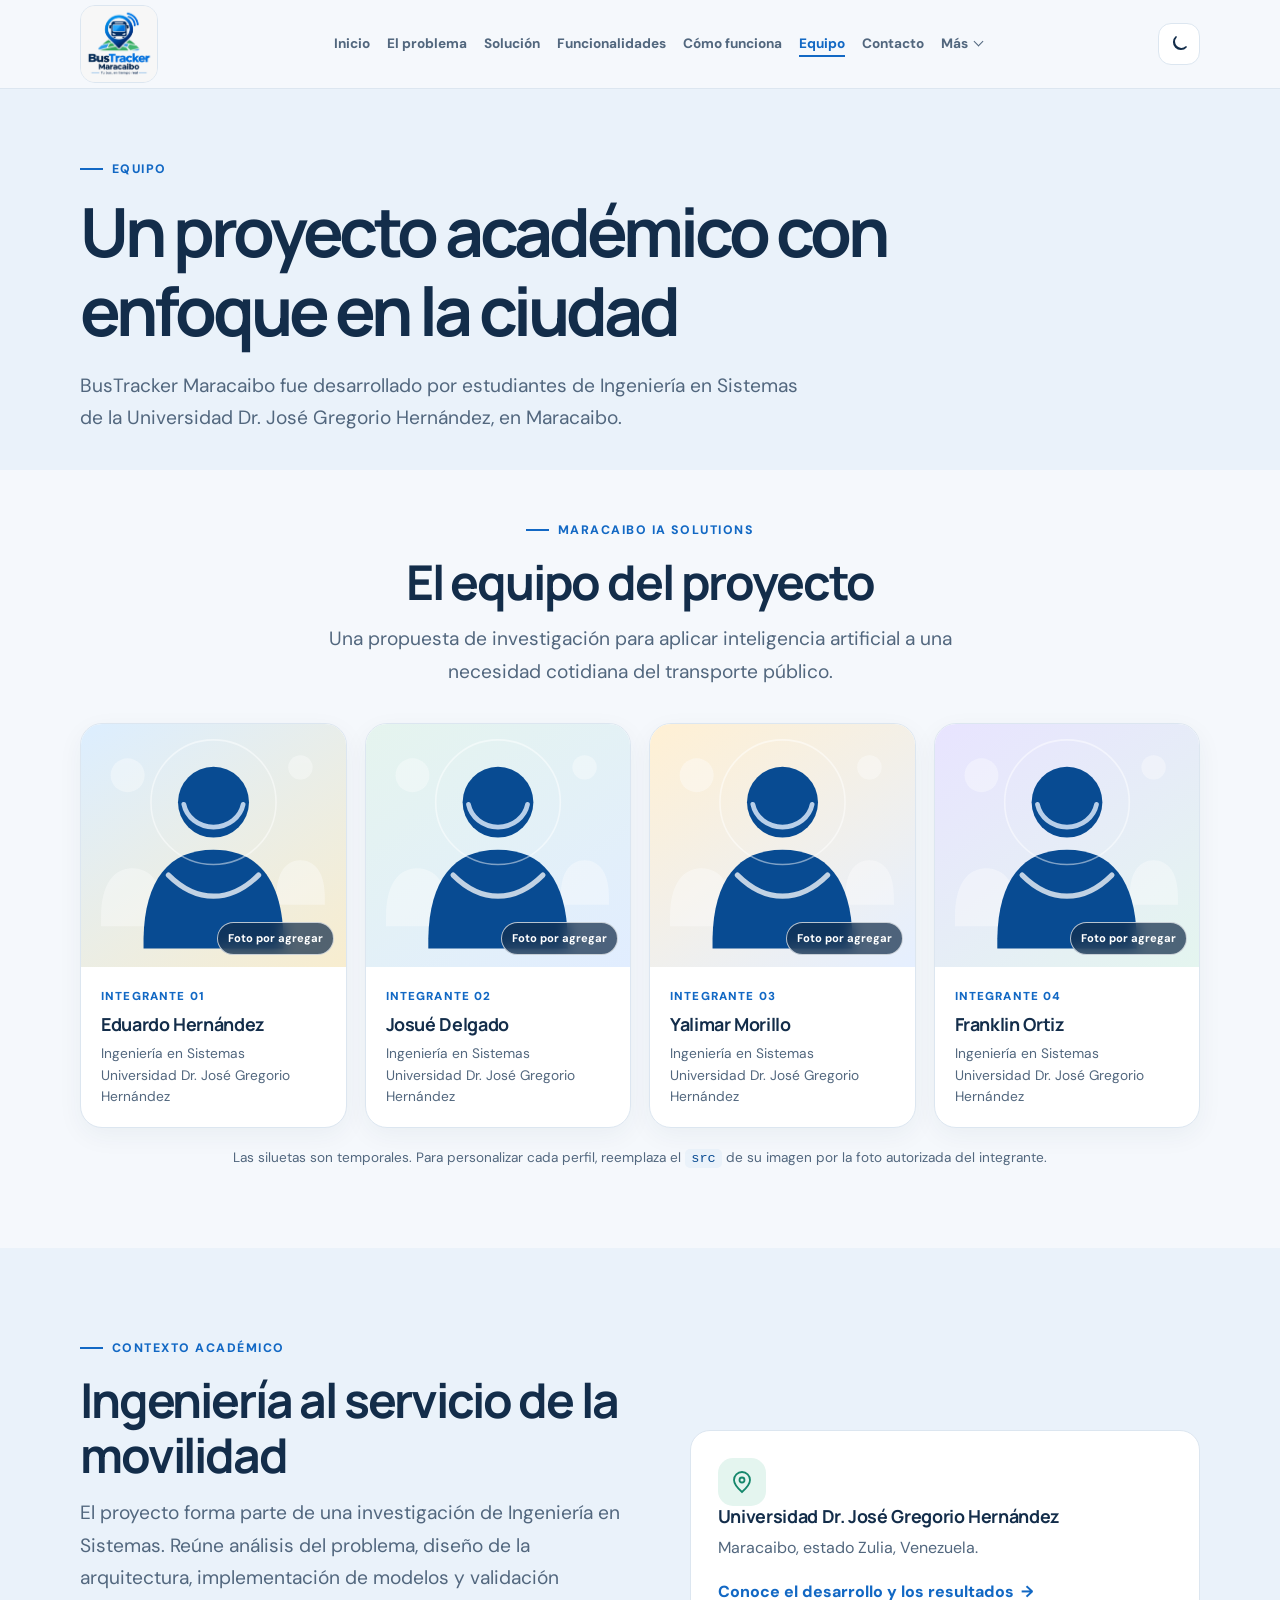
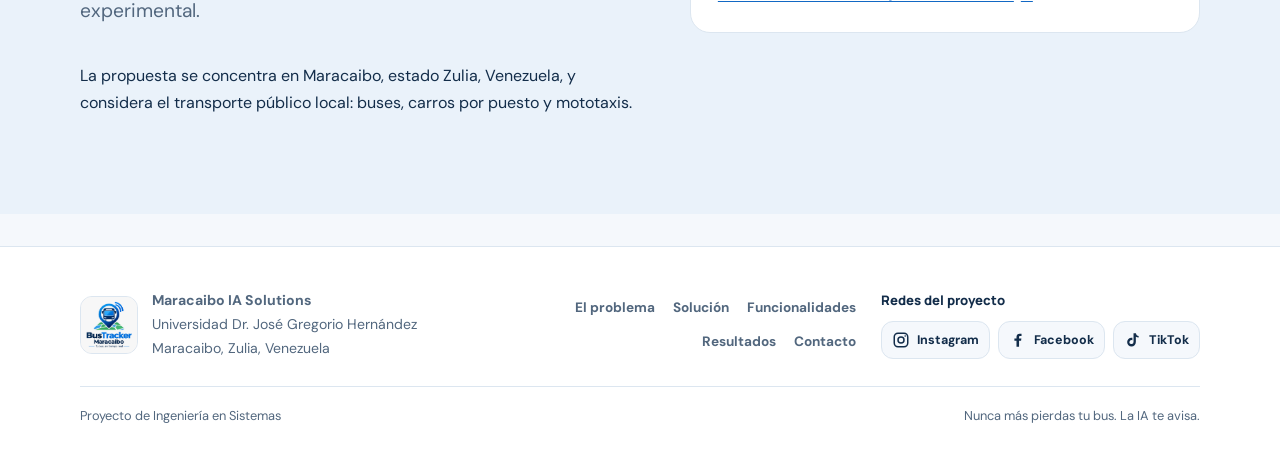
<file: equipo.html>
<!doctype html>
<html lang="es">
<head>
  <meta charset="utf-8">
  <meta name="viewport" content="width=device-width, initial-scale=1">
  <meta name="theme-color" content="#f5f8fc">
  <link rel="icon" href="assets/bus-tracker-logo.jpeg" type="image/jpeg">
  <meta name="description" content="Conoce al equipo académico de BusTracker Maracaibo, proyecto de Ingeniería en Sistemas de la Universidad Dr. José Gregorio Hernández.">
  <meta property="og:title" content="Equipo | BusTracker Maracaibo">
  <meta property="og:description" content="El equipo académico de Maracaibo IA Solutions y su proyecto para el transporte público.">
  <title>Equipo | BusTracker Maracaibo</title>
  <link rel="preconnect" href="https://fonts.googleapis.com">
  <link rel="preconnect" href="https://fonts.gstatic.com" crossorigin>
  <link href="https://fonts.googleapis.com/css2?family=DM+Sans:wght@400;500;600;700&family=Manrope:wght@400;500;600;700;800&display=swap" rel="stylesheet">
  <link rel="stylesheet" href="styles.css">
  <script defer src="site.js"></script>
</head>
<body>
  <a class="skip-link" href="#contenido">Saltar al contenido</a>
  <svg aria-hidden="true" width="0" height="0" style="position:absolute;overflow:hidden">
    <symbol id="people" viewBox="0 0 24 24"><circle cx="9" cy="8" r="3" fill="none" stroke="currentColor" stroke-width="1.8"/><path d="M3.5 20v-1.5A4.5 4.5 0 0 1 8 14h2a4.5 4.5 0 0 1 4.5 4.5V20M16 5.3a3 3 0 0 1 0 5.8m1 3h.7a3.8 3.8 0 0 1 3.8 3.8V20" fill="none" stroke="currentColor" stroke-width="1.8" stroke-linecap="round"/></symbol>
    <symbol id="pin" viewBox="0 0 24 24"><path d="M20 10c0 5-8 12-8 12S4 15 4 10a8 8 0 1 1 16 0Z" fill="none" stroke="currentColor" stroke-width="1.8"/><circle cx="12" cy="10" r="2.5" fill="none" stroke="currentColor" stroke-width="1.8"/></symbol>
    <symbol id="moon" viewBox="0 0 24 24"><path d="M20.5 15.5A8.5 8.5 0 0 1 8.5 3.5 8.5 8.5 0 1 0 20.5 15.5Z" fill="none" stroke="currentColor" stroke-width="1.8" stroke-linejoin="round"/></symbol>
    <symbol id="sun" viewBox="0 0 24 24"><circle cx="12" cy="12" r="4" fill="none" stroke="currentColor" stroke-width="1.8"/><path d="M12 2v2m0 16v2M4.93 4.93l1.42 1.42m11.3 11.3 1.42 1.42M2 12h2m16 0h2M4.93 19.07l1.42-1.42m11.3-11.3 1.42-1.42" fill="none" stroke="currentColor" stroke-width="1.8" stroke-linecap="round"/></symbol>
    <symbol id="menu" viewBox="0 0 24 24"><path d="M4 7h16M4 12h16M4 17h16" fill="none" stroke="currentColor" stroke-width="1.8" stroke-linecap="round"/></symbol>
    <symbol id="close" viewBox="0 0 24 24"><path d="m6 6 12 12M18 6 6 18" fill="none" stroke="currentColor" stroke-width="1.8" stroke-linecap="round"/></symbol>
  </svg>
  <header class="site-header">
    <nav class="container nav-wrap" aria-label="Navegación principal">
      <a class="brand-logo" href="index.html" aria-label="BusTracker Maracaibo, inicio"><img src="assets/bus-tracker-logo.jpeg" alt="BusTracker Maracaibo"></a>
      <div class="nav-links" id="site-navigation">
        <a href="index.html">Inicio</a><a href="problema.html">El problema</a><a href="solucion.html">Solución</a><a href="funcionalidades.html">Funcionalidades</a><a href="como-funciona.html">Cómo funciona</a><a href="equipo.html" aria-current="page">Equipo</a><a href="contacto.html">Contacto</a>
        <details class="nav-more"><summary>Más</summary><div class="nav-more-menu"><a href="inversion.html">Inversión</a><a href="para-quien.html">¿Para quién es?</a><a href="resultados.html">Resultados</a></div></details>
      </div>
      <div class="nav-actions">
        <button class="theme-toggle" id="theme-toggle" type="button" aria-label="Activar modo oscuro"><svg aria-hidden="true"><use href="#moon"></use></svg></button>
        <button class="menu-toggle" id="menu-toggle" type="button" aria-label="Abrir menú" aria-expanded="false" aria-controls="site-navigation"><svg aria-hidden="true"><use href="#menu"></use></svg></button>
      </div>
    </nav>
  </header>
  <main id="contenido">
    <section class="page-hero section-soft">
      <div class="container">
        <p class="eyebrow">Equipo</p>
        <h1>Un proyecto académico con enfoque en la ciudad</h1>
        <p class="lead">BusTracker Maracaibo fue desarrollado por estudiantes de Ingeniería en Sistemas de la Universidad Dr. José Gregorio Hernández, en Maracaibo.</p>
      </div>
    </section>
    <section class="content-section">
      <div class="container">
        <div class="section-heading center">
          <p class="eyebrow">Maracaibo IA Solutions</p>
          <h2>El equipo del proyecto</h2>
          <p class="lead">Una propuesta de investigación para aplicar inteligencia artificial a una necesidad cotidiana del transporte público.</p>
        </div>
        <div class="team-grid">
          <article class="team-card">
            <figure class="team-photo"><img src="assets/equipo-silueta.svg" alt="Imagen provisional de perfil para Eduardo Hernández"><span>Foto por agregar</span></figure>
            <div class="team-card-body"><p class="team-card-label">Integrante 01</p><h3>Eduardo Hernández</h3><p>Ingeniería en Sistemas<br>Universidad Dr. José Gregorio Hernández</p></div>
          </article>
          <article class="team-card">
            <figure class="team-photo"><img src="assets/equipo-silueta.svg" alt="Imagen provisional de perfil para Josué Delgado"><span>Foto por agregar</span></figure>
            <div class="team-card-body"><p class="team-card-label">Integrante 02</p><h3>Josué Delgado</h3><p>Ingeniería en Sistemas<br>Universidad Dr. José Gregorio Hernández</p></div>
          </article>
          <article class="team-card">
            <figure class="team-photo"><img src="assets/equipo-silueta.svg" alt="Imagen provisional de perfil para Yalimar Morillo"><span>Foto por agregar</span></figure>
            <div class="team-card-body"><p class="team-card-label">Integrante 03</p><h3>Yalimar Morillo</h3><p>Ingeniería en Sistemas<br>Universidad Dr. José Gregorio Hernández</p></div>
          </article>
          <article class="team-card">
            <figure class="team-photo"><img src="assets/equipo-silueta.svg" alt="Imagen provisional de perfil para Franklin Ortiz"><span>Foto por agregar</span></figure>
            <div class="team-card-body"><p class="team-card-label">Integrante 04</p><h3>Franklin Ortiz</h3><p>Ingeniería en Sistemas<br>Universidad Dr. José Gregorio Hernández</p></div>
          </article>
        </div>
        <p class="team-photo-note">Las siluetas son temporales. Para personalizar cada perfil, reemplaza el <code>src</code> de su imagen por la foto autorizada del integrante.</p>
      </div>
    </section>
    <section class="section section-soft">
      <div class="container split">
        <div>
          <div class="section-heading">
            <p class="eyebrow">Contexto académico</p>
            <h2>Ingeniería al servicio de la movilidad</h2>
            <p class="lead">El proyecto forma parte de una investigación de Ingeniería en Sistemas. Reúne análisis del problema, diseño de la arquitectura, implementación de modelos y validación experimental.</p>
          </div>
          <p>La propuesta se concentra en Maracaibo, estado Zulia, Venezuela, y considera el transporte público local: buses, carros por puesto y mototaxis.</p>
        </div>
        <article class="contact-card">
          <span class="icon icon-green"><svg aria-hidden="true"><use href="#pin"></use></svg></span>
          <h3>Universidad Dr. José Gregorio Hernández</h3>
          <p>Maracaibo, estado Zulia, Venezuela.</p>
          <a class="text-link" href="resultados.html">Conoce el desarrollo y los resultados <span aria-hidden="true">→</span></a>
        </article>
      </div>
    </section>
  </main>
  <footer class="site-footer"><div class="container"><div class="footer-grid"><div class="footer-brand"><img src="assets/bus-tracker-logo.jpeg" alt=""><p><strong>Maracaibo IA Solutions</strong><br>Universidad Dr. José Gregorio Hernández<br>Maracaibo, Zulia, Venezuela</p></div><nav class="footer-nav" aria-label="Navegación del pie"><a href="problema.html">El problema</a><a href="solucion.html">Solución</a><a href="funcionalidades.html">Funcionalidades</a><a href="resultados.html">Resultados</a><a href="contacto.html">Contacto</a></nav></div><div class="footer-bottom"><span>Proyecto de Ingeniería en Sistemas</span><span>Nunca más pierdas tu bus. La IA te avisa.</span></div></div></footer>
</body>
</html>
</file>
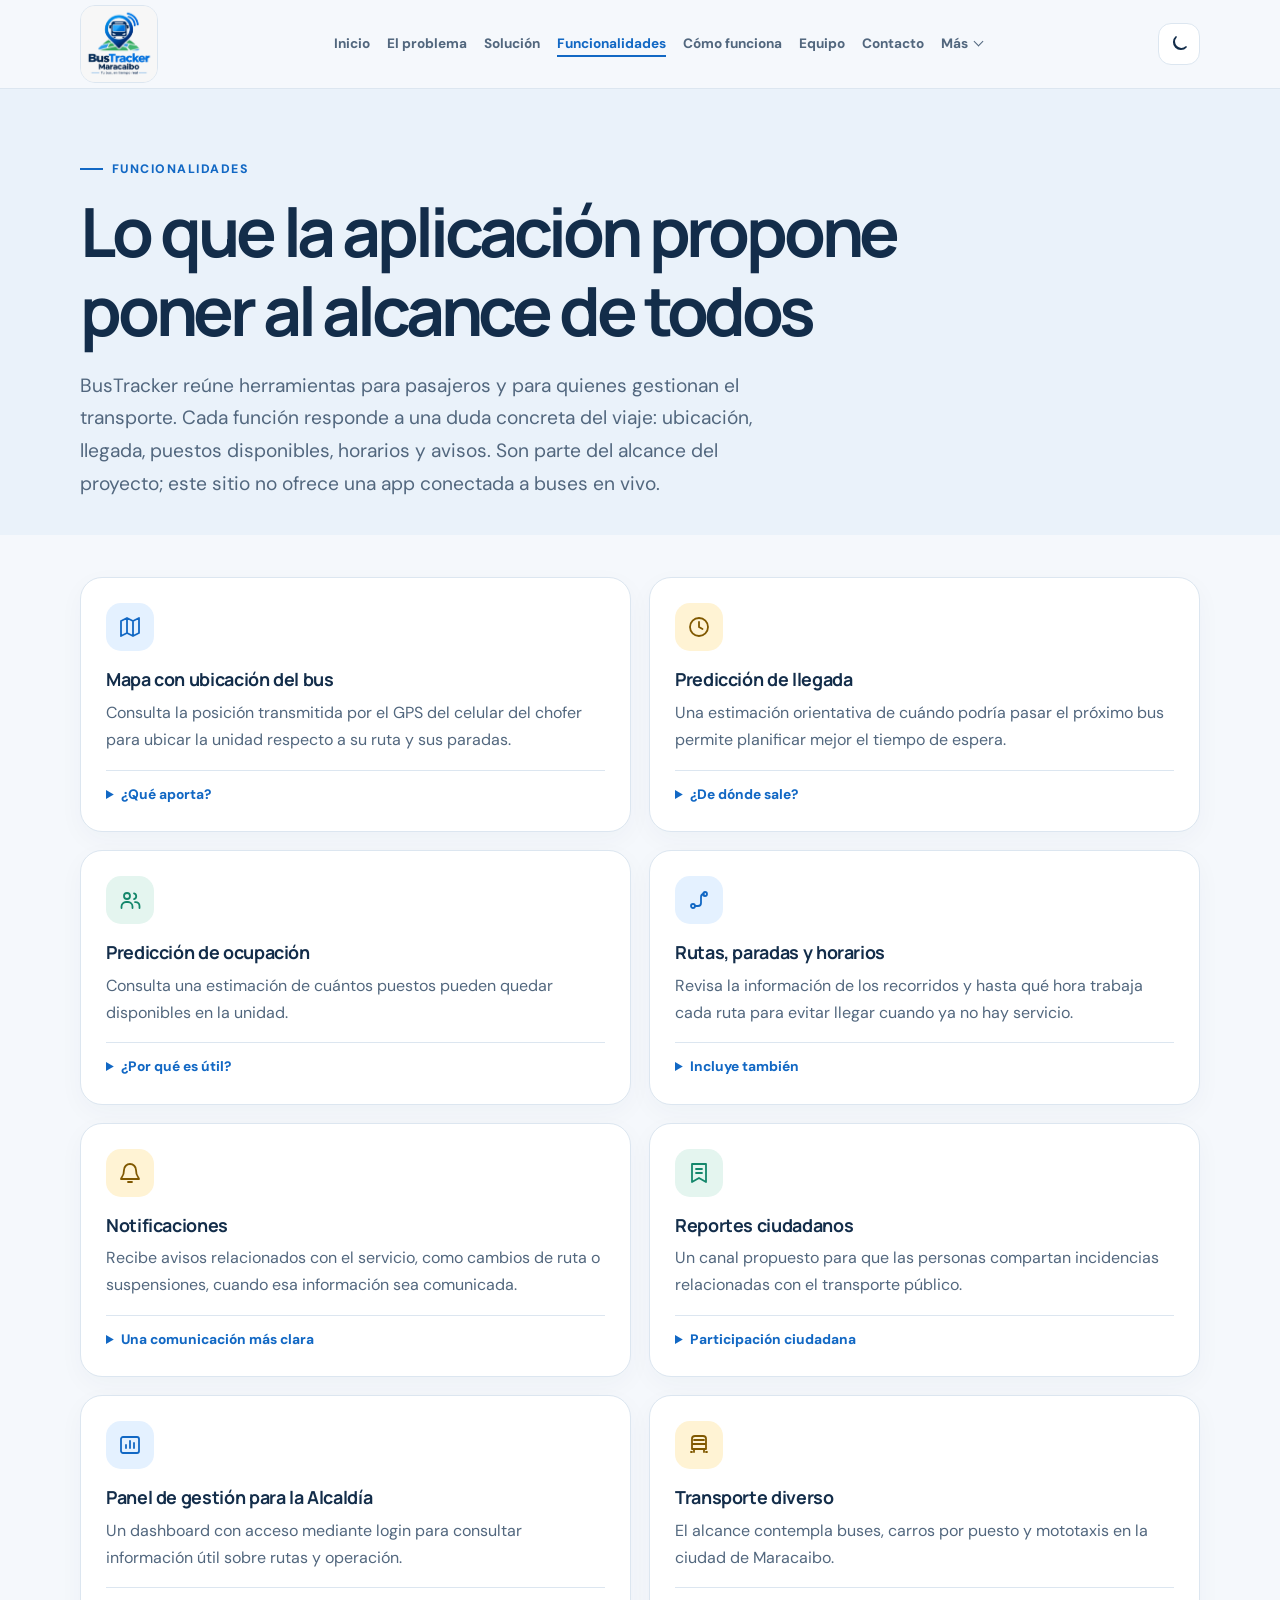
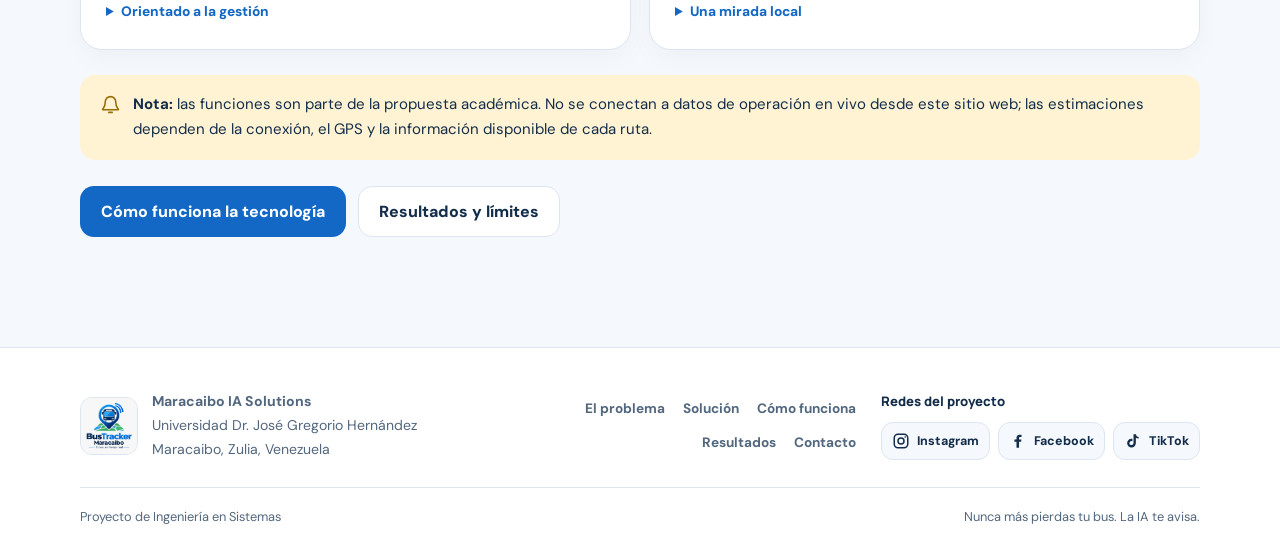
<file: funcionalidades.html>
<!doctype html>
<html lang="es">
<head>
  <meta charset="utf-8">
  <meta name="viewport" content="width=device-width, initial-scale=1">
  <meta name="theme-color" content="#f5f8fc">
  <link rel="icon" href="assets/bus-tracker-logo.jpeg" type="image/jpeg">
  <meta name="description" content="Conoce las funciones propuestas de BusTracker: mapa, predicciones, rutas, avisos, reportes y panel de gestión.">
  <meta property="og:title" content="Funcionalidades | BusTracker Maracaibo">
  <meta property="og:description" content="Funciones para consultar el transporte público y apoyar su gestión en Maracaibo.">
  <title>Funcionalidades | BusTracker Maracaibo</title>
  <link rel="preconnect" href="https://fonts.googleapis.com">
  <link rel="preconnect" href="https://fonts.gstatic.com" crossorigin>
  <link href="https://fonts.googleapis.com/css2?family=DM+Sans:wght@400;500;600;700&family=Manrope:wght@400;500;600;700;800&display=swap" rel="stylesheet">
  <link rel="stylesheet" href="styles.css">
  <script defer src="site.js"></script>
</head>
<body>
  <a class="skip-link" href="#contenido">Saltar al contenido</a>
  <svg aria-hidden="true" width="0" height="0" style="position:absolute;overflow:hidden">
    <symbol id="map" viewBox="0 0 24 24"><path d="m3 6 6-3 6 3 6-3v15l-6 3-6-3-6 3V6Zm6-3v15m6-12v15" fill="none" stroke="currentColor" stroke-width="1.8" stroke-linejoin="round"/></symbol>
    <symbol id="clock" viewBox="0 0 24 24"><circle cx="12" cy="12" r="9" fill="none" stroke="currentColor" stroke-width="1.8"/><path d="M12 7v5l3.5 2" fill="none" stroke="currentColor" stroke-width="1.8" stroke-linecap="round"/></symbol>
    <symbol id="people" viewBox="0 0 24 24"><circle cx="9" cy="8" r="3" fill="none" stroke="currentColor" stroke-width="1.8"/><path d="M3.5 20v-1.5A4.5 4.5 0 0 1 8 14h2a4.5 4.5 0 0 1 4.5 4.5V20M16 5.3a3 3 0 0 1 0 5.8m1 3h.7a3.8 3.8 0 0 1 3.8 3.8V20" fill="none" stroke="currentColor" stroke-width="1.8" stroke-linecap="round"/></symbol>
    <symbol id="bell" viewBox="0 0 24 24"><path d="M18 9a6 6 0 0 0-12 0c0 7-3 7-3 9h18c0-2-3-2-3-9m-8 12h4" fill="none" stroke="currentColor" stroke-width="1.8" stroke-linecap="round" stroke-linejoin="round"/></symbol>
    <symbol id="routes" viewBox="0 0 24 24"><circle cx="6" cy="18" r="2" fill="none" stroke="currentColor" stroke-width="1.8"/><circle cx="18" cy="6" r="2" fill="none" stroke="currentColor" stroke-width="1.8"/><path d="M8 18h3a3 3 0 0 0 3-3V9a3 3 0 0 1 3-3" fill="none" stroke="currentColor" stroke-width="1.8" stroke-linecap="round"/></symbol>
    <symbol id="report" viewBox="0 0 24 24"><path d="M5 3h14v18l-7-4-7 4V3Z" fill="none" stroke="currentColor" stroke-width="1.8" stroke-linejoin="round"/><path d="M9 8h6m-6 4h6" fill="none" stroke="currentColor" stroke-width="1.8" stroke-linecap="round"/></symbol>
    <symbol id="dashboard" viewBox="0 0 24 24"><rect x="3" y="4" width="18" height="16" rx="2" fill="none" stroke="currentColor" stroke-width="1.8"/><path d="M8 15v-3m4 3V8m4 7v-5" fill="none" stroke="currentColor" stroke-width="1.8" stroke-linecap="round"/></symbol>
    <symbol id="bus" viewBox="0 0 24 24"><path d="M5 16V5.8C5 4.25 6.34 3 8 3h8c1.66 0 3 1.25 3 2.8V16M5 11h14M5 16h14M7 16v3m10-3v3M5 19H4m16 0h-1M7 7h10" fill="none" stroke="currentColor" stroke-width="1.8" stroke-linecap="round" stroke-linejoin="round"/></symbol>
    <symbol id="check" viewBox="0 0 24 24"><path d="m5 12 4 4L19 6" fill="none" stroke="currentColor" stroke-width="2" stroke-linecap="round" stroke-linejoin="round"/></symbol>
    <symbol id="moon" viewBox="0 0 24 24"><path d="M20.5 15.5A8.5 8.5 0 0 1 8.5 3.5 8.5 8.5 0 1 0 20.5 15.5Z" fill="none" stroke="currentColor" stroke-width="1.8" stroke-linejoin="round"/></symbol>
    <symbol id="sun" viewBox="0 0 24 24"><circle cx="12" cy="12" r="4" fill="none" stroke="currentColor" stroke-width="1.8"/><path d="M12 2v2m0 16v2M4.93 4.93l1.42 1.42m11.3 11.3 1.42 1.42M2 12h2m16 0h2M4.93 19.07l1.42-1.42m11.3-11.3 1.42-1.42" fill="none" stroke="currentColor" stroke-width="1.8" stroke-linecap="round"/></symbol>
    <symbol id="menu" viewBox="0 0 24 24"><path d="M4 7h16M4 12h16M4 17h16" fill="none" stroke="currentColor" stroke-width="1.8" stroke-linecap="round"/></symbol>
    <symbol id="close" viewBox="0 0 24 24"><path d="m6 6 12 12M18 6 6 18" fill="none" stroke="currentColor" stroke-width="1.8" stroke-linecap="round"/></symbol>
  </svg>
  <header class="site-header">
    <nav class="container nav-wrap" aria-label="Navegación principal">
      <a class="brand-logo" href="index.html" aria-label="BusTracker Maracaibo, inicio"><img src="assets/bus-tracker-logo.jpeg" alt="BusTracker Maracaibo"></a>
      <div class="nav-links" id="site-navigation">
        <a href="index.html">Inicio</a><a href="problema.html">El problema</a><a href="solucion.html">Solución</a><a href="funcionalidades.html" aria-current="page">Funcionalidades</a><a href="como-funciona.html">Cómo funciona</a><a href="equipo.html">Equipo</a><a href="contacto.html">Contacto</a>
        <details class="nav-more"><summary>Más</summary><div class="nav-more-menu"><a href="inversion.html">Inversión</a><a href="para-quien.html">¿Para quién es?</a><a href="resultados.html">Resultados</a></div></details>
      </div>
      <div class="nav-actions">
        <button class="theme-toggle" id="theme-toggle" type="button" aria-label="Activar modo oscuro"><svg aria-hidden="true"><use href="#moon"></use></svg></button>
        <button class="menu-toggle" id="menu-toggle" type="button" aria-label="Abrir menú" aria-expanded="false" aria-controls="site-navigation"><svg aria-hidden="true"><use href="#menu"></use></svg></button>
      </div>
    </nav>
  </header>
  <main id="contenido">
    <section class="page-hero section-soft">
      <div class="container">
        <p class="eyebrow">Funcionalidades</p>
        <h1>Lo que la aplicación propone poner al alcance de todos</h1>
        <p class="lead">BusTracker reúne herramientas para pasajeros y para quienes gestionan el transporte. Cada función responde a una duda concreta del viaje: ubicación, llegada, puestos disponibles, horarios y avisos. Son parte del alcance del proyecto; este sitio no ofrece una app conectada a buses en vivo.</p>
      </div>
    </section>
    <section class="content-section">
      <div class="container">
        <div class="grid-2">
          <article class="card feature-card"><span class="icon"><svg aria-hidden="true"><use href="#map"></use></svg></span><h3>Mapa con ubicación del bus</h3><p>Consulta la posición transmitida por el GPS del celular del chofer para ubicar la unidad respecto a su ruta y sus paradas.</p><details class="feature-more"><summary>¿Qué aporta?</summary><p>Ayuda a reemplazar la pregunta “¿por dónde viene?” por una referencia visual. La precisión depende de la señal GPS disponible.</p></details></article>
          <article class="card feature-card"><span class="icon icon-warm"><svg aria-hidden="true"><use href="#clock"></use></svg></span><h3>Predicción de llegada</h3><p>Una estimación orientativa de cuándo podría pasar el próximo bus permite planificar mejor el tiempo de espera.</p><details class="feature-more"><summary>¿De dónde sale?</summary><p>El proyecto propone usar patrones de datos históricos junto con la información recibida para calcular el tiempo estimado.</p></details></article>
          <article class="card feature-card"><span class="icon icon-green"><svg aria-hidden="true"><use href="#people"></use></svg></span><h3>Predicción de ocupación</h3><p>Consulta una estimación de cuántos puestos pueden quedar disponibles en la unidad.</p><details class="feature-more"><summary>¿Por qué es útil?</summary><p>Conocer una ocupación probable puede orientar la decisión de esperar esa unidad o considerar otra opción.</p></details></article>
          <article class="card feature-card"><span class="icon"><svg aria-hidden="true"><use href="#routes"></use></svg></span><h3>Rutas, paradas y horarios</h3><p>Revisa la información de los recorridos y hasta qué hora trabaja cada ruta para evitar llegar cuando ya no hay servicio.</p><details class="feature-more"><summary>Incluye también</summary><p>La propuesta contempla rutas optimizadas mediante inteligencia artificial y la consulta de los puntos de parada.</p></details></article>
          <article class="card feature-card"><span class="icon icon-warm"><svg aria-hidden="true"><use href="#bell"></use></svg></span><h3>Notificaciones</h3><p>Recibe avisos relacionados con el servicio, como cambios de ruta o suspensiones, cuando esa información sea comunicada.</p><details class="feature-more"><summary>Una comunicación más clara</summary><p>Los avisos buscan acercar al usuario información que de otro modo puede no llegarle antes de salir.</p></details></article>
          <article class="card feature-card"><span class="icon icon-green"><svg aria-hidden="true"><use href="#report"></use></svg></span><h3>Reportes ciudadanos</h3><p>Un canal propuesto para que las personas compartan incidencias relacionadas con el transporte público.</p><details class="feature-more"><summary>Participación ciudadana</summary><p>Los reportes pueden complementar la información disponible y ayudar a visibilizar lo que ocurre en las rutas.</p></details></article>
          <article class="card feature-card"><span class="icon"><svg aria-hidden="true"><use href="#dashboard"></use></svg></span><h3>Panel de gestión para la Alcaldía</h3><p>Un dashboard con acceso mediante login para consultar información útil sobre rutas y operación.</p><details class="feature-more"><summary>Orientado a la gestión</summary><p>El panel forma parte de la propuesta de gestión; esta página pública no incluye un acceso operativo al dashboard.</p></details></article>
          <article class="card feature-card"><span class="icon icon-warm"><svg aria-hidden="true"><use href="#bus"></use></svg></span><h3>Transporte diverso</h3><p>El alcance contempla buses, carros por puesto y mototaxis en la ciudad de Maracaibo.</p><details class="feature-more"><summary>Una mirada local</summary><p>La solución está pensada para las condiciones de movilidad del municipio y su estado actual de infraestructura tecnológica.</p></details></article>
        </div>
        <div class="note"><svg aria-hidden="true"><use href="#bell"></use></svg><span><strong>Nota:</strong> las funciones son parte de la propuesta académica. No se conectan a datos de operación en vivo desde este sitio web; las estimaciones dependen de la conexión, el GPS y la información disponible de cada ruta.</span></div>
        <div class="button-row"><a class="button button-primary" href="como-funciona.html">Cómo funciona la tecnología</a><a class="button button-secondary" href="resultados.html">Resultados y límites</a></div>
      </div>
    </section>
  </main>
  <footer class="site-footer"><div class="container"><div class="footer-grid"><div class="footer-brand"><img src="assets/bus-tracker-logo.jpeg" alt=""><p><strong>Maracaibo IA Solutions</strong><br>Universidad Dr. José Gregorio Hernández<br>Maracaibo, Zulia, Venezuela</p></div><nav class="footer-nav" aria-label="Navegación del pie"><a href="problema.html">El problema</a><a href="solucion.html">Solución</a><a href="como-funciona.html">Cómo funciona</a><a href="resultados.html">Resultados</a><a href="contacto.html">Contacto</a></nav></div><div class="footer-bottom"><span>Proyecto de Ingeniería en Sistemas</span><span>Nunca más pierdas tu bus. La IA te avisa.</span></div></div></footer>
</body>
</html>
</file>
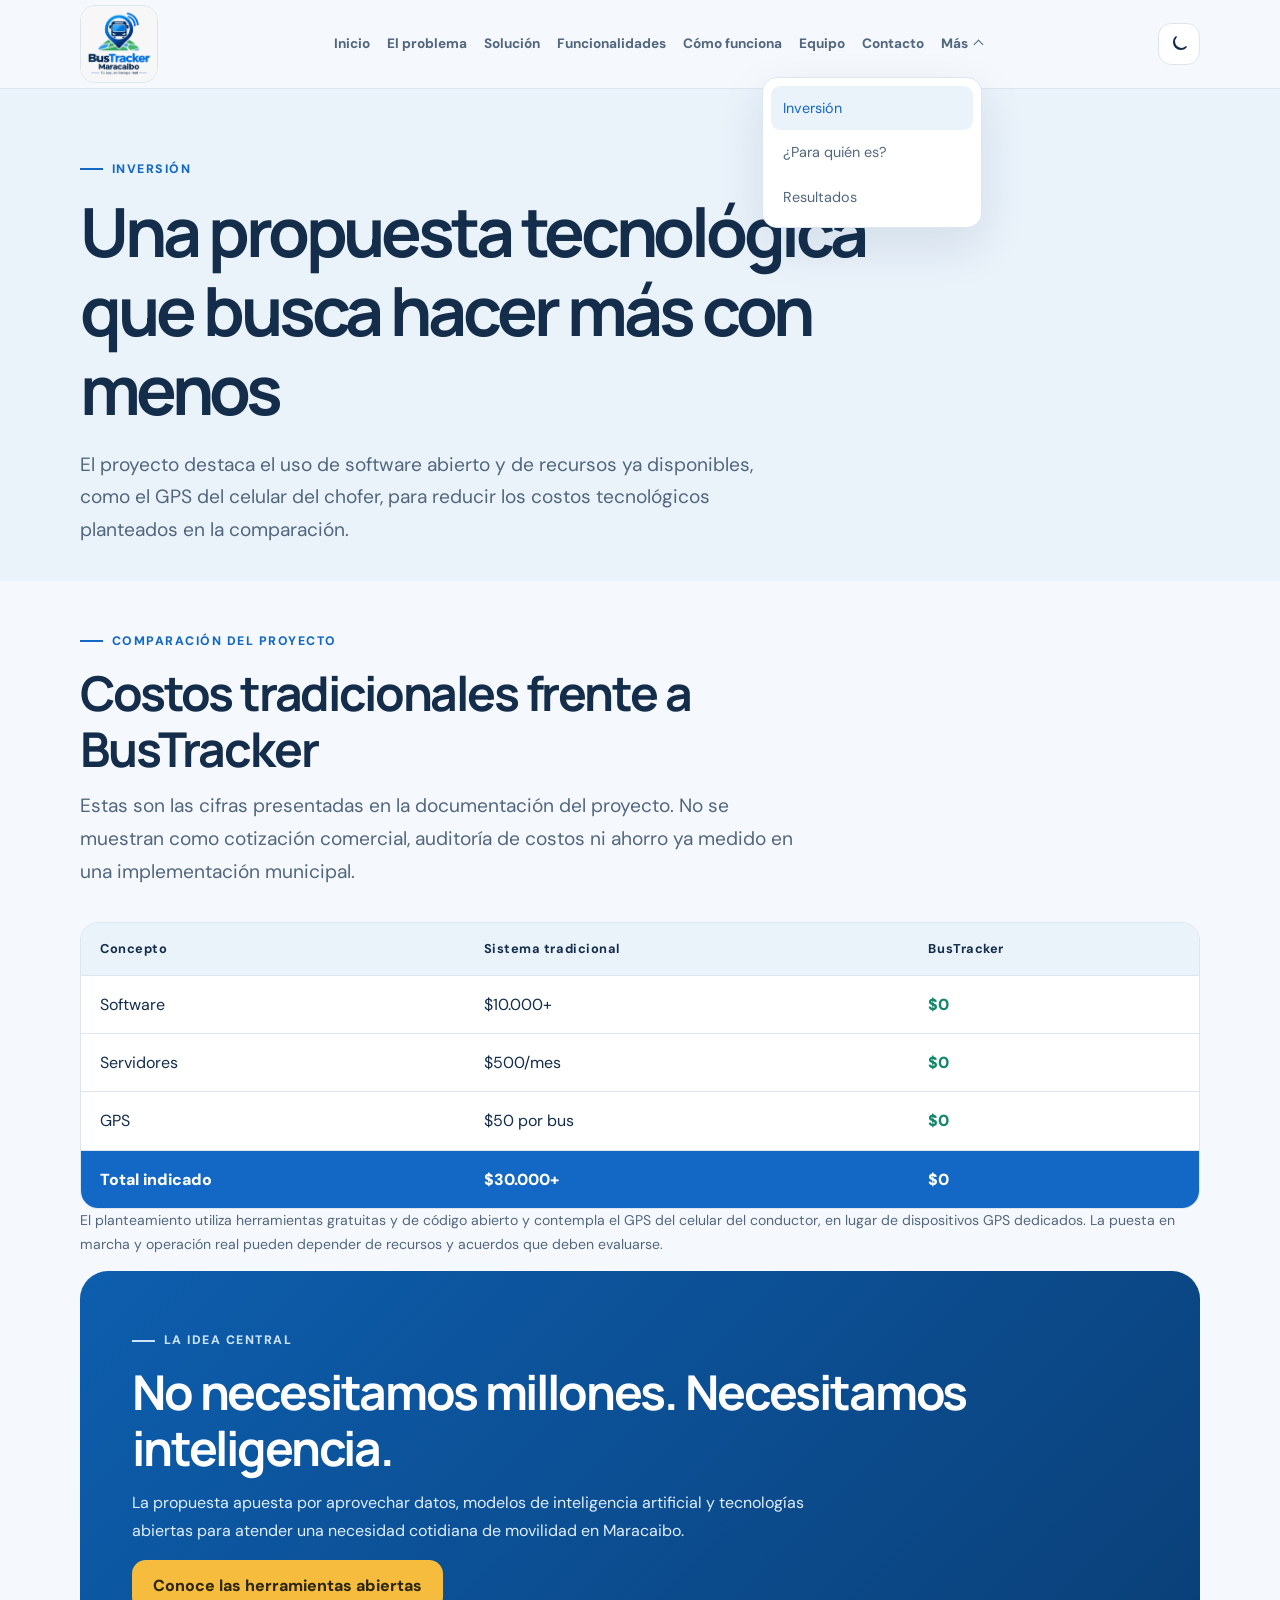
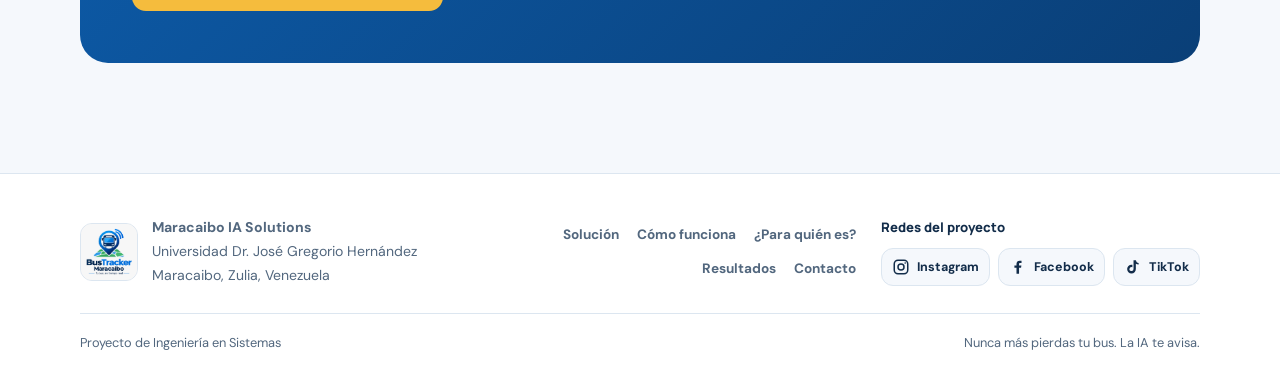
<file: inversion.html>
<!doctype html>
<html lang="es">
<head>
  <meta charset="utf-8">
  <meta name="viewport" content="width=device-width, initial-scale=1">
  <meta name="theme-color" content="#f5f8fc">
  <link rel="icon" href="assets/bus-tracker-logo.jpeg" type="image/jpeg">
  <meta name="description" content="Comparativa económica presentada por el proyecto BusTracker Maracaibo y herramientas gratuitas y de código abierto.">
  <meta property="og:title" content="Inversión | BusTracker Maracaibo">
  <meta property="og:description" content="Una propuesta de movilidad basada en herramientas abiertas y una inversión tecnológica indicada en cero dólares.">
  <title>Inversión | BusTracker Maracaibo</title>
  <link rel="preconnect" href="https://fonts.googleapis.com">
  <link rel="preconnect" href="https://fonts.gstatic.com" crossorigin>
  <link href="https://fonts.googleapis.com/css2?family=DM+Sans:wght@400;500;600;700&family=Manrope:wght@400;500;600;700;800&display=swap" rel="stylesheet">
  <link rel="stylesheet" href="styles.css">
  <script defer src="site.js"></script>
</head>
<body>
  <a class="skip-link" href="#contenido">Saltar al contenido</a>
  <svg aria-hidden="true" width="0" height="0" style="position:absolute;overflow:hidden">
    <symbol id="coin" viewBox="0 0 24 24"><circle cx="12" cy="12" r="9" fill="none" stroke="currentColor" stroke-width="1.8"/><path d="M15.5 8.5c-.7-.7-1.6-1-2.7-1-1.6 0-2.8.8-2.8 2s1 1.8 2.8 2c1.8.2 2.8.9 2.8 2.2s-1.2 2.3-3 2.3c-1.1 0-2.2-.4-3-1.2M12 5.5v13" fill="none" stroke="currentColor" stroke-width="1.6" stroke-linecap="round"/></symbol>
    <symbol id="check" viewBox="0 0 24 24"><path d="m5 12 4 4L19 6" fill="none" stroke="currentColor" stroke-width="2" stroke-linecap="round" stroke-linejoin="round"/></symbol>
    <symbol id="moon" viewBox="0 0 24 24"><path d="M20.5 15.5A8.5 8.5 0 0 1 8.5 3.5 8.5 8.5 0 1 0 20.5 15.5Z" fill="none" stroke="currentColor" stroke-width="1.8" stroke-linejoin="round"/></symbol>
    <symbol id="sun" viewBox="0 0 24 24"><circle cx="12" cy="12" r="4" fill="none" stroke="currentColor" stroke-width="1.8"/><path d="M12 2v2m0 16v2M4.93 4.93l1.42 1.42m11.3 11.3 1.42 1.42M2 12h2m16 0h2M4.93 19.07l1.42-1.42m11.3-11.3 1.42-1.42" fill="none" stroke="currentColor" stroke-width="1.8" stroke-linecap="round"/></symbol>
    <symbol id="menu" viewBox="0 0 24 24"><path d="M4 7h16M4 12h16M4 17h16" fill="none" stroke="currentColor" stroke-width="1.8" stroke-linecap="round"/></symbol>
    <symbol id="close" viewBox="0 0 24 24"><path d="m6 6 12 12M18 6 6 18" fill="none" stroke="currentColor" stroke-width="1.8" stroke-linecap="round"/></symbol>
  </svg>
  <header class="site-header">
    <nav class="container nav-wrap" aria-label="Navegación principal">
      <a class="brand-logo" href="index.html" aria-label="BusTracker Maracaibo, inicio"><img src="assets/bus-tracker-logo.jpeg" alt="BusTracker Maracaibo"></a>
      <div class="nav-links" id="site-navigation">
        <a href="index.html">Inicio</a><a href="problema.html">El problema</a><a href="solucion.html">Solución</a><a href="funcionalidades.html">Funcionalidades</a><a href="como-funciona.html">Cómo funciona</a><a href="equipo.html">Equipo</a><a href="contacto.html">Contacto</a>
        <details class="nav-more" open><summary>Más</summary><div class="nav-more-menu"><a href="inversion.html" aria-current="page">Inversión</a><a href="para-quien.html">¿Para quién es?</a><a href="resultados.html">Resultados</a></div></details>
      </div>
      <div class="nav-actions">
        <button class="theme-toggle" id="theme-toggle" type="button" aria-label="Activar modo oscuro"><svg aria-hidden="true"><use href="#moon"></use></svg></button>
        <button class="menu-toggle" id="menu-toggle" type="button" aria-label="Abrir menú" aria-expanded="false" aria-controls="site-navigation"><svg aria-hidden="true"><use href="#menu"></use></svg></button>
      </div>
    </nav>
  </header>
  <main id="contenido">
    <section class="page-hero section-soft">
      <div class="container">
        <p class="eyebrow">Inversión</p>
        <h1>Una propuesta tecnológica que busca hacer más con menos</h1>
        <p class="lead">El proyecto destaca el uso de software abierto y de recursos ya disponibles, como el GPS del celular del chofer, para reducir los costos tecnológicos planteados en la comparación.</p>
      </div>
    </section>
    <section class="content-section">
      <div class="container">
        <div class="section-heading">
          <p class="eyebrow">Comparación del proyecto</p>
          <h2>Costos tradicionales frente a BusTracker</h2>
          <p class="lead">Estas son las cifras presentadas en la documentación del proyecto. No se muestran como cotización comercial, auditoría de costos ni ahorro ya medido en una implementación municipal.</p>
        </div>
        <div class="table-wrap">
          <table class="comparison">
            <thead><tr><th scope="col">Concepto</th><th scope="col">Sistema tradicional</th><th scope="col">BusTracker</th></tr></thead>
            <tbody>
              <tr><td>Software</td><td>$10.000+</td><td class="cost-zero">$0</td></tr>
              <tr><td>Servidores</td><td>$500/mes</td><td class="cost-zero">$0</td></tr>
              <tr><td>GPS</td><td>$50 por bus</td><td class="cost-zero">$0</td></tr>
              <tr class="total-row"><td>Total indicado</td><td>$30.000+</td><td>$0</td></tr>
            </tbody>
          </table>
        </div>
        <p class="muted small">El planteamiento utiliza herramientas gratuitas y de código abierto y contempla el GPS del celular del conductor, en lugar de dispositivos GPS dedicados. La puesta en marcha y operación real pueden depender de recursos y acuerdos que deben evaluarse.</p>
        <div class="contact-callout">
          <p class="eyebrow">La idea central</p>
          <h2>No necesitamos millones. Necesitamos inteligencia.</h2>
          <p>La propuesta apuesta por aprovechar datos, modelos de inteligencia artificial y tecnologías abiertas para atender una necesidad cotidiana de movilidad en Maracaibo.</p>
          <a class="button" href="como-funciona.html">Conoce las herramientas abiertas</a>
        </div>
      </div>
    </section>
  </main>
  <footer class="site-footer"><div class="container"><div class="footer-grid"><div class="footer-brand"><img src="assets/bus-tracker-logo.jpeg" alt=""><p><strong>Maracaibo IA Solutions</strong><br>Universidad Dr. José Gregorio Hernández<br>Maracaibo, Zulia, Venezuela</p></div><nav class="footer-nav" aria-label="Navegación del pie"><a href="solucion.html">Solución</a><a href="como-funciona.html">Cómo funciona</a><a href="para-quien.html">¿Para quién es?</a><a href="resultados.html">Resultados</a><a href="contacto.html">Contacto</a></nav></div><div class="footer-bottom"><span>Proyecto de Ingeniería en Sistemas</span><span>Nunca más pierdas tu bus. La IA te avisa.</span></div></div></footer>
</body>
</html>
</file>
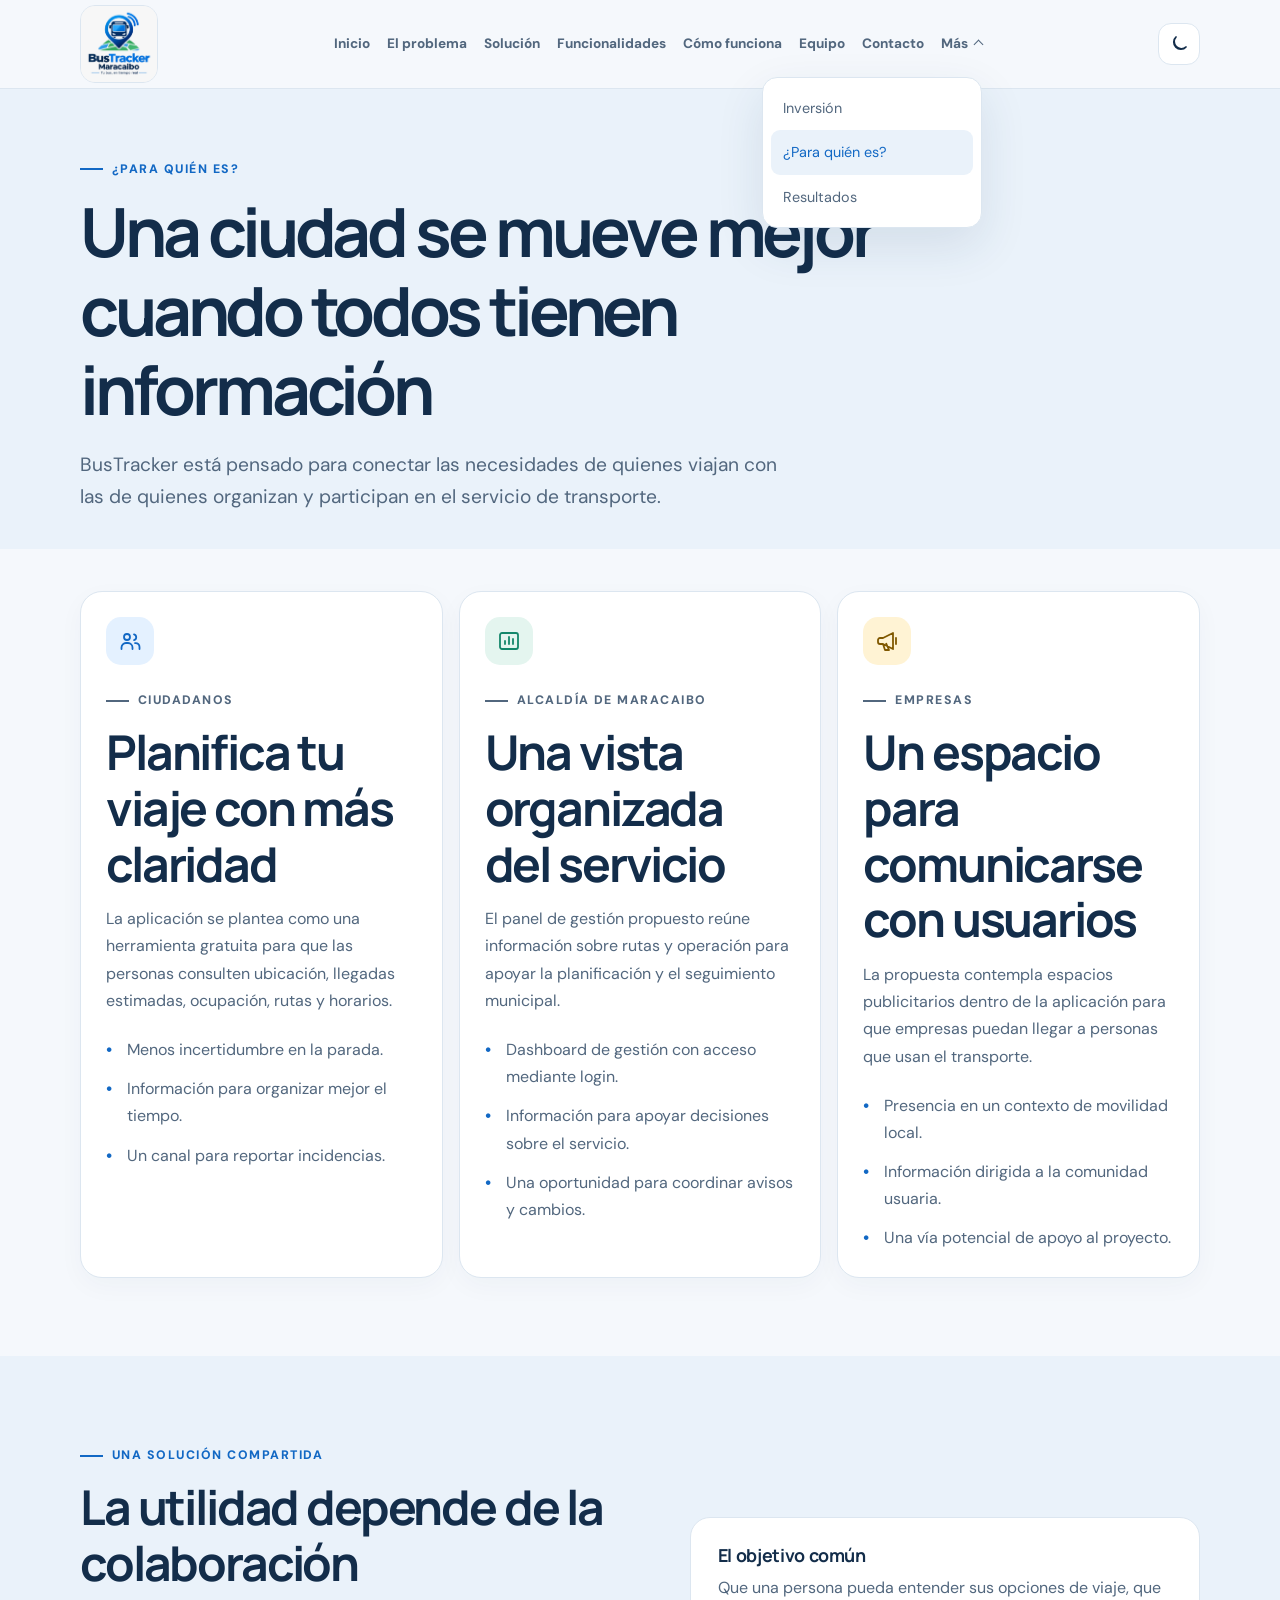
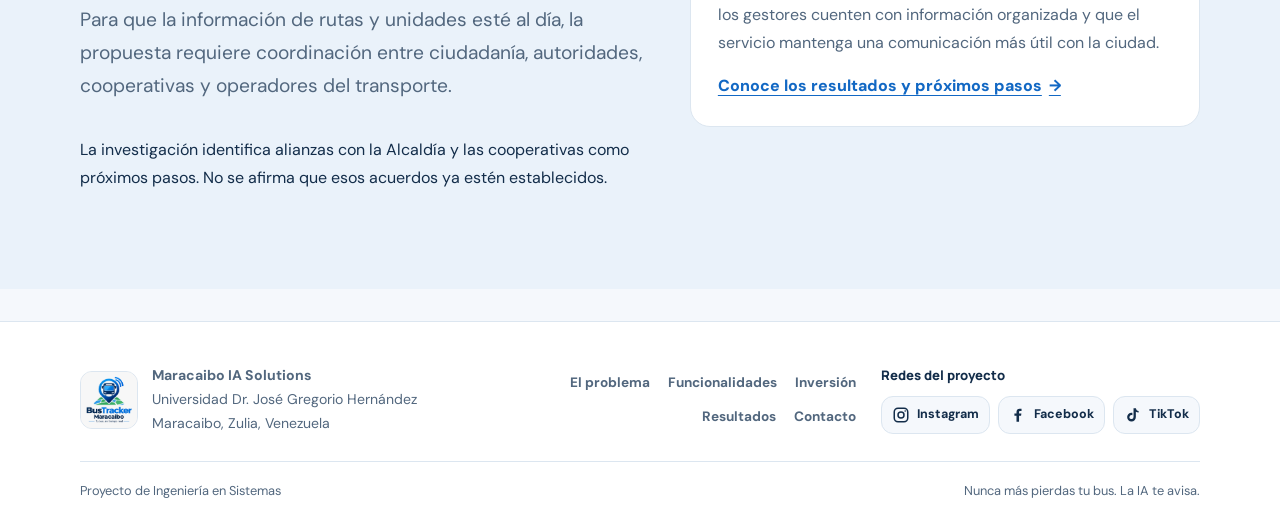
<file: para-quien.html>
<!doctype html>
<html lang="es">
<head>
  <meta charset="utf-8">
  <meta name="viewport" content="width=device-width, initial-scale=1">
  <meta name="theme-color" content="#f5f8fc">
  <link rel="icon" href="assets/bus-tracker-logo.jpeg" type="image/jpeg">
  <meta name="description" content="BusTracker Maracaibo propone beneficios para pasajeros, la Alcaldía y empresas que buscan conectar con la comunidad.">
  <meta property="og:title" content="¿Para quién es? | BusTracker Maracaibo">
  <meta property="og:description" content="Una propuesta de movilidad para ciudadanos, gestión municipal y empresas de Maracaibo.">
  <title>¿Para quién es? | BusTracker Maracaibo</title>
  <link rel="preconnect" href="https://fonts.googleapis.com">
  <link rel="preconnect" href="https://fonts.gstatic.com" crossorigin>
  <link href="https://fonts.googleapis.com/css2?family=DM+Sans:wght@400;500;600;700&family=Manrope:wght@400;500;600;700;800&display=swap" rel="stylesheet">
  <link rel="stylesheet" href="styles.css">
  <script defer src="site.js"></script>
</head>
<body>
  <a class="skip-link" href="#contenido">Saltar al contenido</a>
  <svg aria-hidden="true" width="0" height="0" style="position:absolute;overflow:hidden">
    <symbol id="people" viewBox="0 0 24 24"><circle cx="9" cy="8" r="3" fill="none" stroke="currentColor" stroke-width="1.8"/><path d="M3.5 20v-1.5A4.5 4.5 0 0 1 8 14h2a4.5 4.5 0 0 1 4.5 4.5V20M16 5.3a3 3 0 0 1 0 5.8m1 3h.7a3.8 3.8 0 0 1 3.8 3.8V20" fill="none" stroke="currentColor" stroke-width="1.8" stroke-linecap="round"/></symbol>
    <symbol id="dashboard" viewBox="0 0 24 24"><rect x="3" y="4" width="18" height="16" rx="2" fill="none" stroke="currentColor" stroke-width="1.8"/><path d="M8 15v-3m4 3V8m4 7v-5" fill="none" stroke="currentColor" stroke-width="1.8" stroke-linecap="round"/></symbol>
    <symbol id="megaphone" viewBox="0 0 24 24"><path d="M3 11v2a2 2 0 0 0 2 2h3l10 5V4L8 9H5a2 2 0 0 0-2 2Zm5 4 2 6h4l-3-7" fill="none" stroke="currentColor" stroke-width="1.8" stroke-linejoin="round"/><path d="M21 9v6" fill="none" stroke="currentColor" stroke-width="1.8" stroke-linecap="round"/></symbol>
    <symbol id="check" viewBox="0 0 24 24"><path d="m5 12 4 4L19 6" fill="none" stroke="currentColor" stroke-width="2" stroke-linecap="round" stroke-linejoin="round"/></symbol>
    <symbol id="moon" viewBox="0 0 24 24"><path d="M20.5 15.5A8.5 8.5 0 0 1 8.5 3.5 8.5 8.5 0 1 0 20.5 15.5Z" fill="none" stroke="currentColor" stroke-width="1.8" stroke-linejoin="round"/></symbol>
    <symbol id="sun" viewBox="0 0 24 24"><circle cx="12" cy="12" r="4" fill="none" stroke="currentColor" stroke-width="1.8"/><path d="M12 2v2m0 16v2M4.93 4.93l1.42 1.42m11.3 11.3 1.42 1.42M2 12h2m16 0h2M4.93 19.07l1.42-1.42m11.3-11.3 1.42-1.42" fill="none" stroke="currentColor" stroke-width="1.8" stroke-linecap="round"/></symbol>
    <symbol id="menu" viewBox="0 0 24 24"><path d="M4 7h16M4 12h16M4 17h16" fill="none" stroke="currentColor" stroke-width="1.8" stroke-linecap="round"/></symbol>
    <symbol id="close" viewBox="0 0 24 24"><path d="m6 6 12 12M18 6 6 18" fill="none" stroke="currentColor" stroke-width="1.8" stroke-linecap="round"/></symbol>
  </svg>
  <header class="site-header">
    <nav class="container nav-wrap" aria-label="Navegación principal">
      <a class="brand-logo" href="index.html" aria-label="BusTracker Maracaibo, inicio"><img src="assets/bus-tracker-logo.jpeg" alt="BusTracker Maracaibo"></a>
      <div class="nav-links" id="site-navigation">
        <a href="index.html">Inicio</a><a href="problema.html">El problema</a><a href="solucion.html">Solución</a><a href="funcionalidades.html">Funcionalidades</a><a href="como-funciona.html">Cómo funciona</a><a href="equipo.html">Equipo</a><a href="contacto.html">Contacto</a>
        <details class="nav-more" open><summary>Más</summary><div class="nav-more-menu"><a href="inversion.html">Inversión</a><a href="para-quien.html" aria-current="page">¿Para quién es?</a><a href="resultados.html">Resultados</a></div></details>
      </div>
      <div class="nav-actions">
        <button class="theme-toggle" id="theme-toggle" type="button" aria-label="Activar modo oscuro"><svg aria-hidden="true"><use href="#moon"></use></svg></button>
        <button class="menu-toggle" id="menu-toggle" type="button" aria-label="Abrir menú" aria-expanded="false" aria-controls="site-navigation"><svg aria-hidden="true"><use href="#menu"></use></svg></button>
      </div>
    </nav>
  </header>
  <main id="contenido">
    <section class="page-hero section-soft">
      <div class="container">
        <p class="eyebrow">¿Para quién es?</p>
        <h1>Una ciudad se mueve mejor cuando todos tienen información</h1>
        <p class="lead">BusTracker está pensado para conectar las necesidades de quienes viajan con las de quienes organizan y participan en el servicio de transporte.</p>
      </div>
    </section>
    <section class="content-section">
      <div class="container card-grid">
        <article class="card"><span class="icon"><svg aria-hidden="true"><use href="#people"></use></svg></span><p class="eyebrow">Ciudadanos</p><h2>Planifica tu viaje con más claridad</h2><p>La aplicación se plantea como una herramienta gratuita para que las personas consulten ubicación, llegadas estimadas, ocupación, rutas y horarios.</p><ul class="plain-list"><li>Menos incertidumbre en la parada.</li><li>Información para organizar mejor el tiempo.</li><li>Un canal para reportar incidencias.</li></ul></article>
        <article class="card"><span class="icon icon-green"><svg aria-hidden="true"><use href="#dashboard"></use></svg></span><p class="eyebrow">Alcaldía de Maracaibo</p><h2>Una vista organizada del servicio</h2><p>El panel de gestión propuesto reúne información sobre rutas y operación para apoyar la planificación y el seguimiento municipal.</p><ul class="plain-list"><li>Dashboard de gestión con acceso mediante login.</li><li>Información para apoyar decisiones sobre el servicio.</li><li>Una oportunidad para coordinar avisos y cambios.</li></ul></article>
        <article class="card"><span class="icon icon-warm"><svg aria-hidden="true"><use href="#megaphone"></use></svg></span><p class="eyebrow">Empresas</p><h2>Un espacio para comunicarse con usuarios</h2><p>La propuesta contempla espacios publicitarios dentro de la aplicación para que empresas puedan llegar a personas que usan el transporte.</p><ul class="plain-list"><li>Presencia en un contexto de movilidad local.</li><li>Información dirigida a la comunidad usuaria.</li><li>Una vía potencial de apoyo al proyecto.</li></ul></article>
      </div>
    </section>
    <section class="section section-soft">
      <div class="container split">
        <div>
          <div class="section-heading">
            <p class="eyebrow">Una solución compartida</p>
            <h2>La utilidad depende de la colaboración</h2>
            <p class="lead">Para que la información de rutas y unidades esté al día, la propuesta requiere coordinación entre ciudadanía, autoridades, cooperativas y operadores del transporte.</p>
          </div>
          <p>La investigación identifica alianzas con la Alcaldía y las cooperativas como próximos pasos. No se afirma que esos acuerdos ya estén establecidos.</p>
        </div>
        <div class="contact-card">
          <h3>El objetivo común</h3>
          <p>Que una persona pueda entender sus opciones de viaje, que los gestores cuenten con información organizada y que el servicio mantenga una comunicación más útil con la ciudad.</p>
          <a class="text-link" href="resultados.html">Conoce los resultados y próximos pasos <span aria-hidden="true">→</span></a>
        </div>
      </div>
    </section>
  </main>
  <footer class="site-footer"><div class="container"><div class="footer-grid"><div class="footer-brand"><img src="assets/bus-tracker-logo.jpeg" alt=""><p><strong>Maracaibo IA Solutions</strong><br>Universidad Dr. José Gregorio Hernández<br>Maracaibo, Zulia, Venezuela</p></div><nav class="footer-nav" aria-label="Navegación del pie"><a href="problema.html">El problema</a><a href="funcionalidades.html">Funcionalidades</a><a href="inversion.html">Inversión</a><a href="resultados.html">Resultados</a><a href="contacto.html">Contacto</a></nav></div><div class="footer-bottom"><span>Proyecto de Ingeniería en Sistemas</span><span>Nunca más pierdas tu bus. La IA te avisa.</span></div></div></footer>
</body>
</html>
</file>
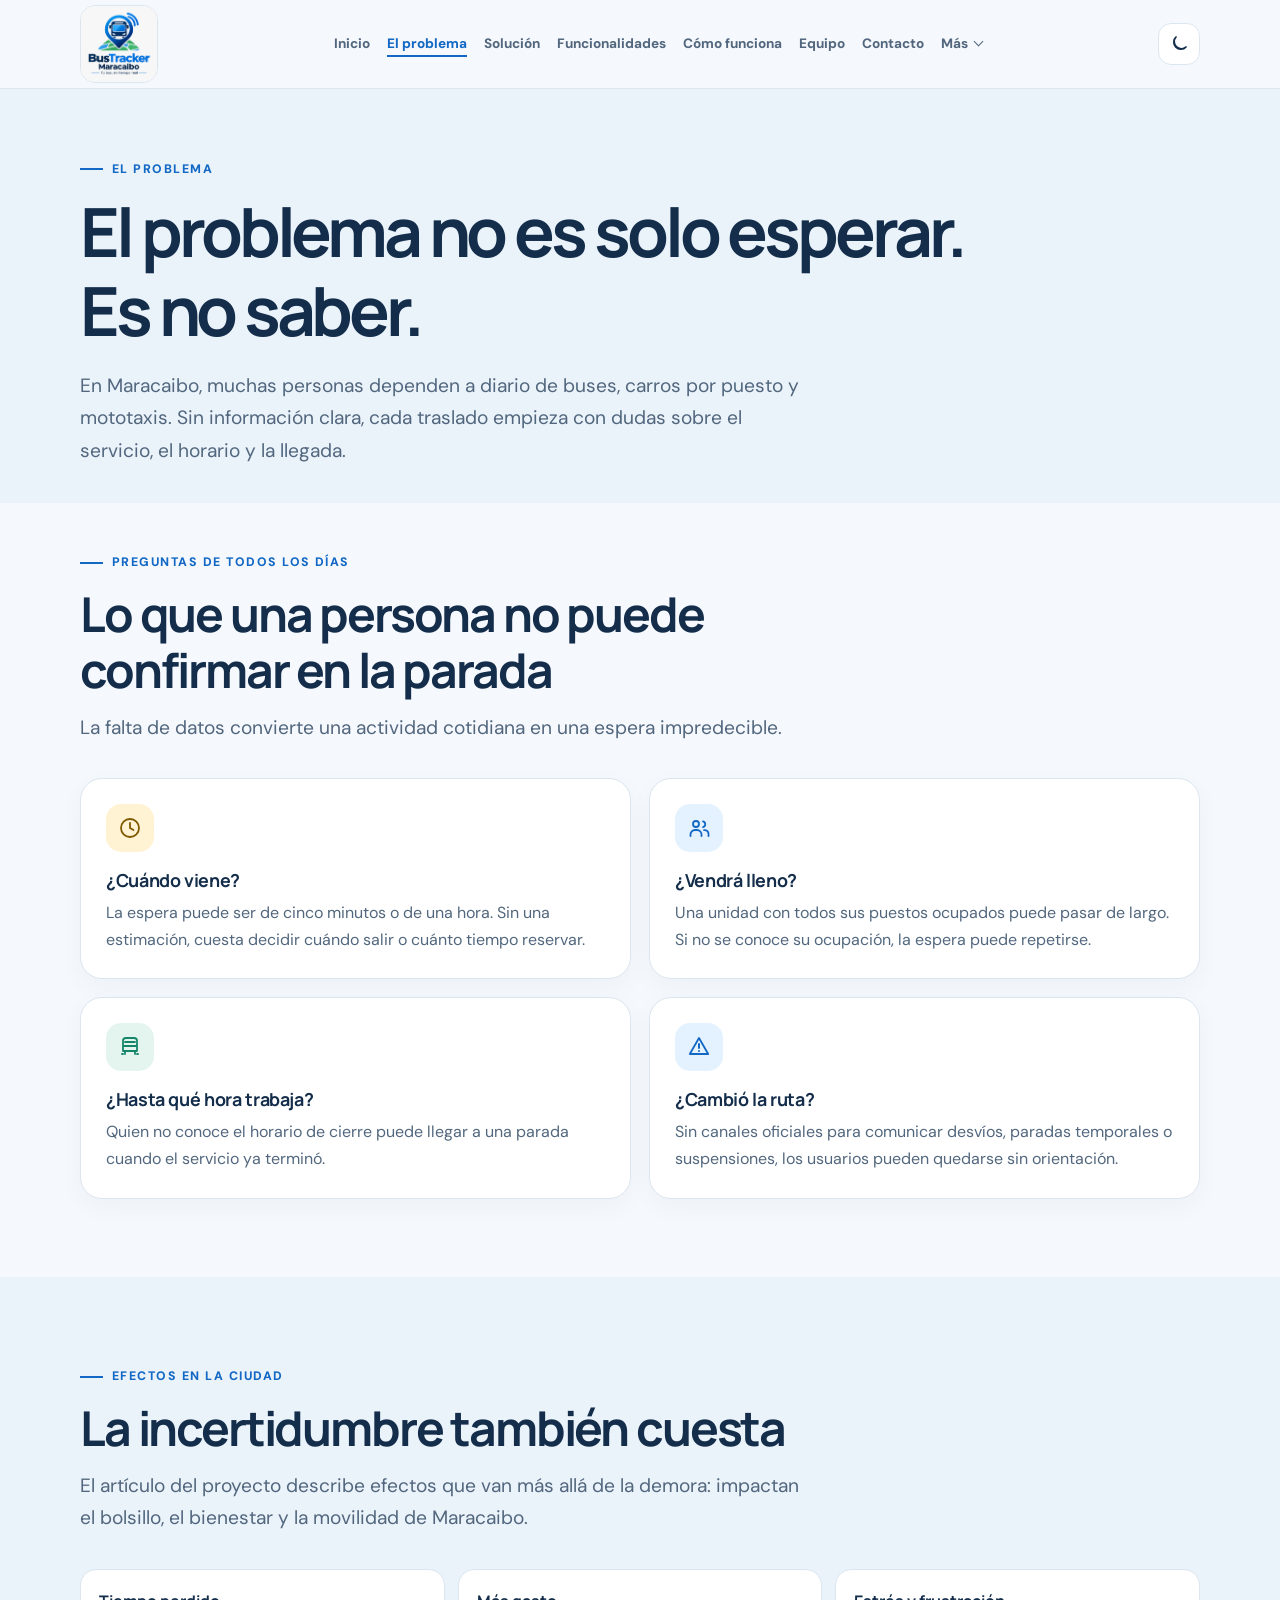
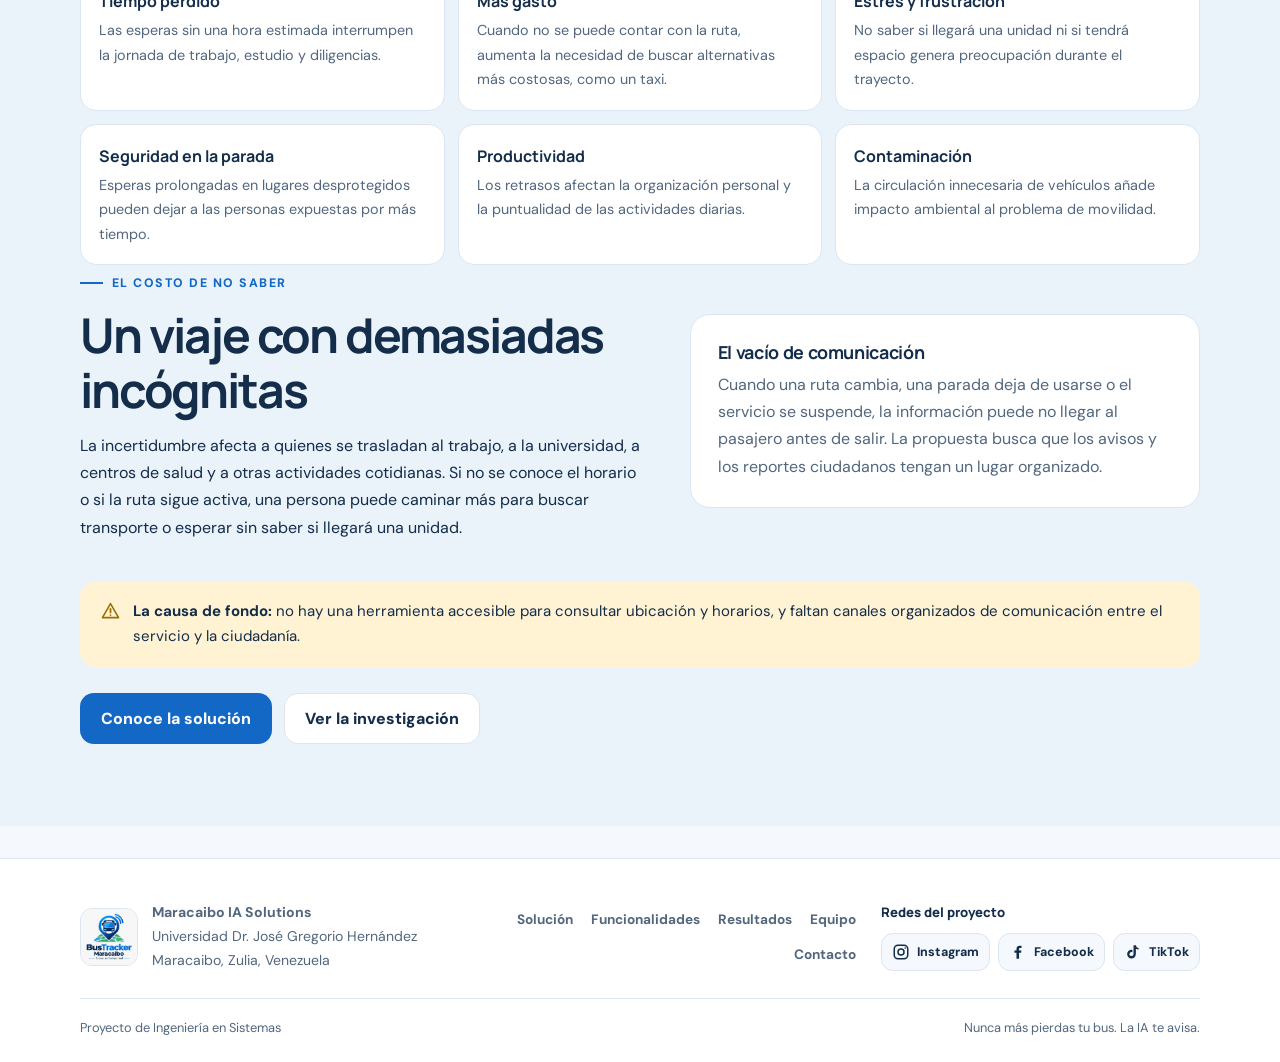
<file: problema.html>
<!doctype html>
<html lang="es">
<head>
  <meta charset="utf-8">
  <meta name="viewport" content="width=device-width, initial-scale=1">
  <meta name="theme-color" content="#f5f8fc">
  <link rel="icon" href="assets/bus-tracker-logo.jpeg" type="image/jpeg">
  <meta name="description" content="Conoce los problemas cotidianos del transporte público en Maracaibo que BusTracker busca ayudar a resolver.">
  <meta property="og:title" content="El problema | BusTracker Maracaibo">
  <meta property="og:description" content="Esperas sin información, rutas que cambian y falta de avisos: el problema de movilidad que aborda BusTracker.">
  <title>El problema | BusTracker Maracaibo</title>
  <link rel="preconnect" href="https://fonts.googleapis.com">
  <link rel="preconnect" href="https://fonts.gstatic.com" crossorigin>
  <link href="https://fonts.googleapis.com/css2?family=DM+Sans:wght@400;500;600;700&family=Manrope:wght@400;500;600;700;800&display=swap" rel="stylesheet">
  <link rel="stylesheet" href="styles.css">
  <script defer src="site.js"></script>
</head>
<body>
  <a class="skip-link" href="#contenido">Saltar al contenido</a>
  <svg aria-hidden="true" width="0" height="0" style="position:absolute;overflow:hidden">
    <symbol id="bus" viewBox="0 0 24 24"><path d="M5 16V5.8C5 4.25 6.34 3 8 3h8c1.66 0 3 1.25 3 2.8V16M5 11h14M5 16h14M7 16v3m10-3v3M5 19H4m16 0h-1M7 7h10" fill="none" stroke="currentColor" stroke-width="1.8" stroke-linecap="round" stroke-linejoin="round"/></symbol>
    <symbol id="clock" viewBox="0 0 24 24"><circle cx="12" cy="12" r="9" fill="none" stroke="currentColor" stroke-width="1.8"/><path d="M12 7v5l3.5 2" fill="none" stroke="currentColor" stroke-width="1.8" stroke-linecap="round"/></symbol>
    <symbol id="people" viewBox="0 0 24 24"><circle cx="9" cy="8" r="3" fill="none" stroke="currentColor" stroke-width="1.8"/><path d="M3.5 20v-1.5A4.5 4.5 0 0 1 8 14h2a4.5 4.5 0 0 1 4.5 4.5V20M16 5.3a3 3 0 0 1 0 5.8m1 3h.7a3.8 3.8 0 0 1 3.8 3.8V20" fill="none" stroke="currentColor" stroke-width="1.8" stroke-linecap="round"/></symbol>
    <symbol id="alert" viewBox="0 0 24 24"><path d="M12 3 2.8 19h18.4L12 3Z" fill="none" stroke="currentColor" stroke-width="1.8" stroke-linejoin="round"/><path d="M12 9v4m0 3h.01" fill="none" stroke="currentColor" stroke-width="2" stroke-linecap="round"/></symbol>
    <symbol id="check" viewBox="0 0 24 24"><path d="m5 12 4 4L19 6" fill="none" stroke="currentColor" stroke-width="2" stroke-linecap="round" stroke-linejoin="round"/></symbol>
    <symbol id="moon" viewBox="0 0 24 24"><path d="M20.5 15.5A8.5 8.5 0 0 1 8.5 3.5 8.5 8.5 0 1 0 20.5 15.5Z" fill="none" stroke="currentColor" stroke-width="1.8" stroke-linejoin="round"/></symbol>
    <symbol id="sun" viewBox="0 0 24 24"><circle cx="12" cy="12" r="4" fill="none" stroke="currentColor" stroke-width="1.8"/><path d="M12 2v2m0 16v2M4.93 4.93l1.42 1.42m11.3 11.3 1.42 1.42M2 12h2m16 0h2M4.93 19.07l1.42-1.42m11.3-11.3 1.42-1.42" fill="none" stroke="currentColor" stroke-width="1.8" stroke-linecap="round"/></symbol>
    <symbol id="menu" viewBox="0 0 24 24"><path d="M4 7h16M4 12h16M4 17h16" fill="none" stroke="currentColor" stroke-width="1.8" stroke-linecap="round"/></symbol>
    <symbol id="close" viewBox="0 0 24 24"><path d="m6 6 12 12M18 6 6 18" fill="none" stroke="currentColor" stroke-width="1.8" stroke-linecap="round"/></symbol>
  </svg>
  <header class="site-header">
    <nav class="container nav-wrap" aria-label="Navegación principal">
      <a class="brand-logo" href="index.html" aria-label="BusTracker Maracaibo, inicio"><img src="assets/bus-tracker-logo.jpeg" alt="BusTracker Maracaibo"></a>
      <div class="nav-links" id="site-navigation">
        <a href="index.html">Inicio</a><a href="problema.html" aria-current="page">El problema</a><a href="solucion.html">Solución</a><a href="funcionalidades.html">Funcionalidades</a><a href="como-funciona.html">Cómo funciona</a><a href="equipo.html">Equipo</a><a href="contacto.html">Contacto</a>
        <details class="nav-more"><summary>Más</summary><div class="nav-more-menu"><a href="inversion.html">Inversión</a><a href="para-quien.html">¿Para quién es?</a><a href="resultados.html">Resultados</a></div></details>
      </div>
      <div class="nav-actions">
        <button class="theme-toggle" id="theme-toggle" type="button" aria-label="Activar modo oscuro"><svg aria-hidden="true"><use href="#moon"></use></svg></button>
        <button class="menu-toggle" id="menu-toggle" type="button" aria-label="Abrir menú" aria-expanded="false" aria-controls="site-navigation"><svg aria-hidden="true"><use href="#menu"></use></svg></button>
      </div>
    </nav>
  </header>
  <main id="contenido">
    <section class="page-hero section-soft">
      <div class="container">
        <p class="eyebrow">El problema</p>
        <h1>El problema no es solo esperar. Es no saber.</h1>
        <p class="lead">En Maracaibo, muchas personas dependen a diario de buses, carros por puesto y mototaxis. Sin información clara, cada traslado empieza con dudas sobre el servicio, el horario y la llegada.</p>
      </div>
    </section>
    <section class="content-section">
      <div class="container">
        <div class="section-heading">
          <p class="eyebrow">Preguntas de todos los días</p>
          <h2>Lo que una persona no puede confirmar en la parada</h2>
          <p class="lead">La falta de datos convierte una actividad cotidiana en una espera impredecible.</p>
        </div>
        <div class="grid-2">
          <article class="card problem-card"><span class="icon icon-warm"><svg aria-hidden="true"><use href="#clock"></use></svg></span><h3>¿Cuándo viene?</h3><p>La espera puede ser de cinco minutos o de una hora. Sin una estimación, cuesta decidir cuándo salir o cuánto tiempo reservar.</p></article>
          <article class="card problem-card"><span class="icon"><svg aria-hidden="true"><use href="#people"></use></svg></span><h3>¿Vendrá lleno?</h3><p>Una unidad con todos sus puestos ocupados puede pasar de largo. Si no se conoce su ocupación, la espera puede repetirse.</p></article>
          <article class="card problem-card"><span class="icon icon-green"><svg aria-hidden="true"><use href="#bus"></use></svg></span><h3>¿Hasta qué hora trabaja?</h3><p>Quien no conoce el horario de cierre puede llegar a una parada cuando el servicio ya terminó.</p></article>
          <article class="card problem-card"><span class="icon"><svg aria-hidden="true"><use href="#alert"></use></svg></span><h3>¿Cambió la ruta?</h3><p>Sin canales oficiales para comunicar desvíos, paradas temporales o suspensiones, los usuarios pueden quedarse sin orientación.</p></article>
        </div>
      </div>
    </section>
    <section class="section section-soft">
      <div class="container">
        <div class="section-heading">
          <p class="eyebrow">Efectos en la ciudad</p>
          <h2>La incertidumbre también cuesta</h2>
          <p class="lead">El artículo del proyecto describe efectos que van más allá de la demora: impactan el bolsillo, el bienestar y la movilidad de Maracaibo.</p>
        </div>
        <div class="impact-grid">
          <article class="impact-item"><strong>Tiempo perdido</strong><p>Las esperas sin una hora estimada interrumpen la jornada de trabajo, estudio y diligencias.</p></article>
          <article class="impact-item"><strong>Más gasto</strong><p>Cuando no se puede contar con la ruta, aumenta la necesidad de buscar alternativas más costosas, como un taxi.</p></article>
          <article class="impact-item"><strong>Estrés y frustración</strong><p>No saber si llegará una unidad ni si tendrá espacio genera preocupación durante el trayecto.</p></article>
          <article class="impact-item"><strong>Seguridad en la parada</strong><p>Esperas prolongadas en lugares desprotegidos pueden dejar a las personas expuestas por más tiempo.</p></article>
          <article class="impact-item"><strong>Productividad</strong><p>Los retrasos afectan la organización personal y la puntualidad de las actividades diarias.</p></article>
          <article class="impact-item"><strong>Contaminación</strong><p>La circulación innecesaria de vehículos añade impacto ambiental al problema de movilidad.</p></article>
        </div>
        <div class="split impact-detail">
          <div>
            <p class="eyebrow">El costo de no saber</p>
            <h2>Un viaje con demasiadas incógnitas</h2>
            <p>La incertidumbre afecta a quienes se trasladan al trabajo, a la universidad, a centros de salud y a otras actividades cotidianas. Si no se conoce el horario o si la ruta sigue activa, una persona puede caminar más para buscar transporte o esperar sin saber si llegará una unidad.</p>
          </div>
          <article class="contact-card">
            <h3>El vacío de comunicación</h3>
            <p>Cuando una ruta cambia, una parada deja de usarse o el servicio se suspende, la información puede no llegar al pasajero antes de salir. La propuesta busca que los avisos y los reportes ciudadanos tengan un lugar organizado.</p>
          </article>
        </div>
        <div class="note"><svg aria-hidden="true"><use href="#alert"></use></svg><span><strong>La causa de fondo:</strong> no hay una herramienta accesible para consultar ubicación y horarios, y faltan canales organizados de comunicación entre el servicio y la ciudadanía.</span></div>
        <div class="button-row"><a class="button button-primary" href="solucion.html">Conoce la solución</a><a class="button button-secondary" href="resultados.html">Ver la investigación</a></div>
      </div>
    </section>
  </main>
  <footer class="site-footer"><div class="container"><div class="footer-grid"><div class="footer-brand"><img src="assets/bus-tracker-logo.jpeg" alt=""><p><strong>Maracaibo IA Solutions</strong><br>Universidad Dr. José Gregorio Hernández<br>Maracaibo, Zulia, Venezuela</p></div><nav class="footer-nav" aria-label="Navegación del pie"><a href="solucion.html">Solución</a><a href="funcionalidades.html">Funcionalidades</a><a href="resultados.html">Resultados</a><a href="equipo.html">Equipo</a><a href="contacto.html">Contacto</a></nav></div><div class="footer-bottom"><span>Proyecto de Ingeniería en Sistemas</span><span>Nunca más pierdas tu bus. La IA te avisa.</span></div></div></footer>
</body>
</html>
</file>
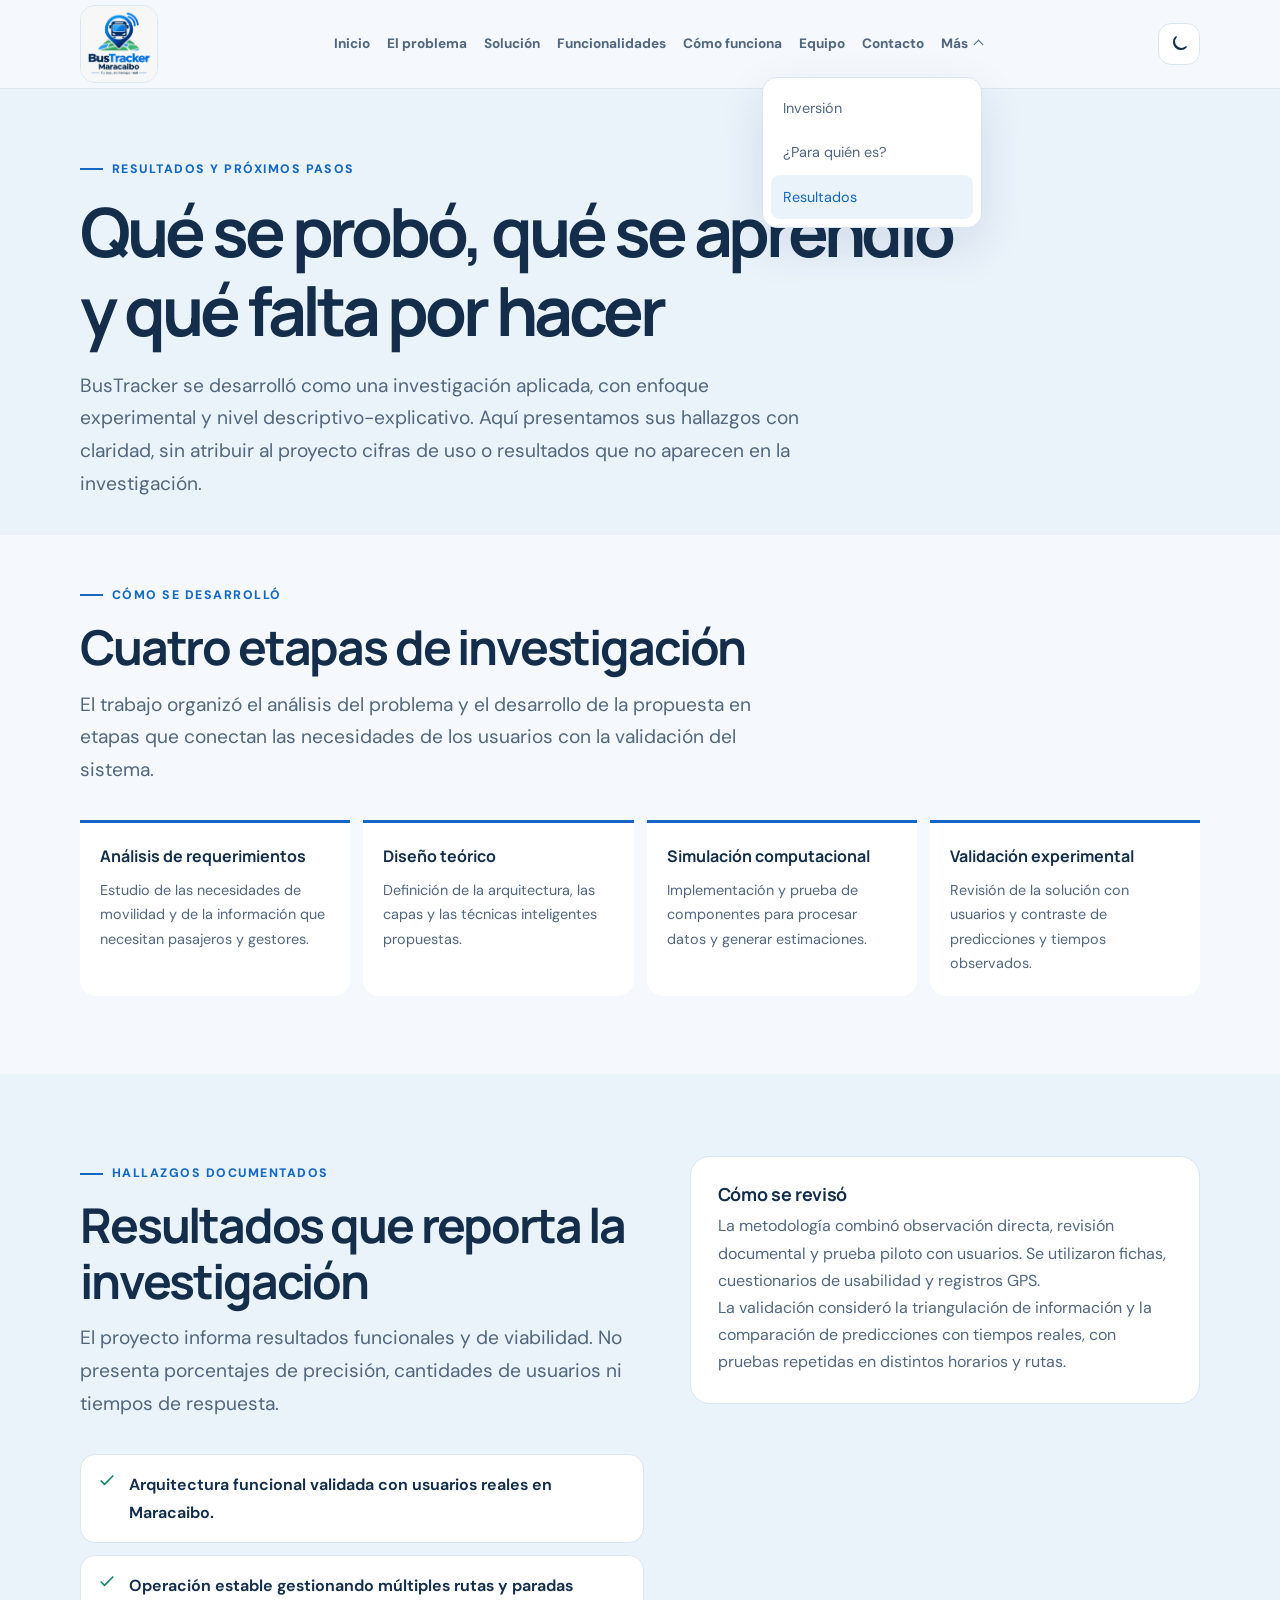
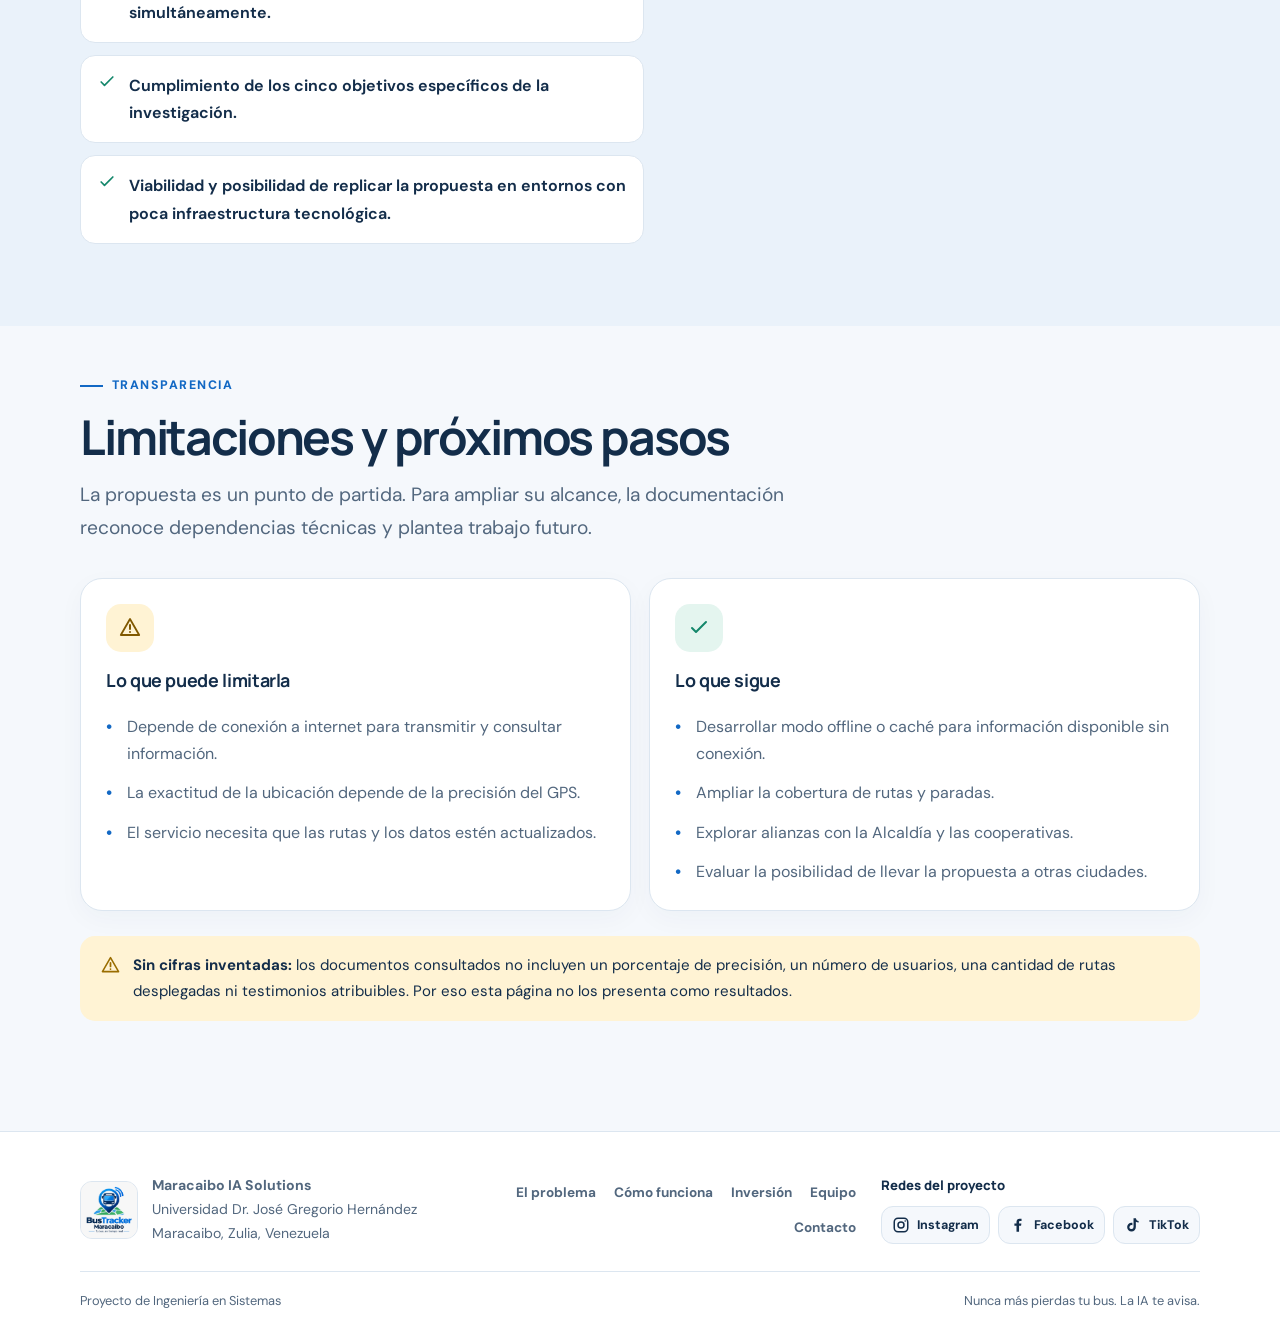
<file: resultados.html>
<!doctype html>
<html lang="es">
<head>
  <meta charset="utf-8">
  <meta name="viewport" content="width=device-width, initial-scale=1">
  <meta name="theme-color" content="#f5f8fc">
  <link rel="icon" href="assets/bus-tracker-logo.jpeg" type="image/jpeg">
  <meta name="description" content="Resultados, metodología, limitaciones y próximos pasos documentados para el proyecto BusTracker Maracaibo.">
  <meta property="og:title" content="Resultados y próximos pasos | BusTracker Maracaibo">
  <meta property="og:description" content="Qué validó la investigación y qué desafíos quedan para llevar la propuesta a más rutas y usuarios.">
  <title>Resultados y próximos pasos | BusTracker Maracaibo</title>
  <link rel="preconnect" href="https://fonts.googleapis.com">
  <link rel="preconnect" href="https://fonts.gstatic.com" crossorigin>
  <link href="https://fonts.googleapis.com/css2?family=DM+Sans:wght@400;500;600;700&family=Manrope:wght@400;500;600;700;800&display=swap" rel="stylesheet">
  <link rel="stylesheet" href="styles.css">
  <script defer src="site.js"></script>
</head>
<body>
  <a class="skip-link" href="#contenido">Saltar al contenido</a>
  <svg aria-hidden="true" width="0" height="0" style="position:absolute;overflow:hidden">
    <symbol id="check" viewBox="0 0 24 24"><path d="m5 12 4 4L19 6" fill="none" stroke="currentColor" stroke-width="2" stroke-linecap="round" stroke-linejoin="round"/></symbol>
    <symbol id="alert" viewBox="0 0 24 24"><path d="M12 3 2.8 19h18.4L12 3Z" fill="none" stroke="currentColor" stroke-width="1.8" stroke-linejoin="round"/><path d="M12 9v4m0 3h.01" fill="none" stroke="currentColor" stroke-width="2" stroke-linecap="round"/></symbol>
    <symbol id="moon" viewBox="0 0 24 24"><path d="M20.5 15.5A8.5 8.5 0 0 1 8.5 3.5 8.5 8.5 0 1 0 20.5 15.5Z" fill="none" stroke="currentColor" stroke-width="1.8" stroke-linejoin="round"/></symbol>
    <symbol id="sun" viewBox="0 0 24 24"><circle cx="12" cy="12" r="4" fill="none" stroke="currentColor" stroke-width="1.8"/><path d="M12 2v2m0 16v2M4.93 4.93l1.42 1.42m11.3 11.3 1.42 1.42M2 12h2m16 0h2M4.93 19.07l1.42-1.42m11.3-11.3 1.42-1.42" fill="none" stroke="currentColor" stroke-width="1.8" stroke-linecap="round"/></symbol>
    <symbol id="menu" viewBox="0 0 24 24"><path d="M4 7h16M4 12h16M4 17h16" fill="none" stroke="currentColor" stroke-width="1.8" stroke-linecap="round"/></symbol>
    <symbol id="close" viewBox="0 0 24 24"><path d="m6 6 12 12M18 6 6 18" fill="none" stroke="currentColor" stroke-width="1.8" stroke-linecap="round"/></symbol>
  </svg>
  <header class="site-header">
    <nav class="container nav-wrap" aria-label="Navegación principal">
      <a class="brand-logo" href="index.html" aria-label="BusTracker Maracaibo, inicio"><img src="assets/bus-tracker-logo.jpeg" alt="BusTracker Maracaibo"></a>
      <div class="nav-links" id="site-navigation">
        <a href="index.html">Inicio</a><a href="problema.html">El problema</a><a href="solucion.html">Solución</a><a href="funcionalidades.html">Funcionalidades</a><a href="como-funciona.html">Cómo funciona</a><a href="equipo.html">Equipo</a><a href="contacto.html">Contacto</a>
        <details class="nav-more" open><summary>Más</summary><div class="nav-more-menu"><a href="inversion.html">Inversión</a><a href="para-quien.html">¿Para quién es?</a><a href="resultados.html" aria-current="page">Resultados</a></div></details>
      </div>
      <div class="nav-actions">
        <button class="theme-toggle" id="theme-toggle" type="button" aria-label="Activar modo oscuro"><svg aria-hidden="true"><use href="#moon"></use></svg></button>
        <button class="menu-toggle" id="menu-toggle" type="button" aria-label="Abrir menú" aria-expanded="false" aria-controls="site-navigation"><svg aria-hidden="true"><use href="#menu"></use></svg></button>
      </div>
    </nav>
  </header>
  <main id="contenido">
    <section class="page-hero section-soft">
      <div class="container">
        <p class="eyebrow">Resultados y próximos pasos</p>
        <h1>Qué se probó, qué se aprendió y qué falta por hacer</h1>
        <p class="lead">BusTracker se desarrolló como una investigación aplicada, con enfoque experimental y nivel descriptivo-explicativo. Aquí presentamos sus hallazgos con claridad, sin atribuir al proyecto cifras de uso o resultados que no aparecen en la investigación.</p>
      </div>
    </section>
    <section class="content-section">
      <div class="container">
        <div class="section-heading">
          <p class="eyebrow">Cómo se desarrolló</p>
          <h2>Cuatro etapas de investigación</h2>
          <p class="lead">El trabajo organizó el análisis del problema y el desarrollo de la propuesta en etapas que conectan las necesidades de los usuarios con la validación del sistema.</p>
        </div>
        <div class="timeline">
          <article class="timeline-item"><strong>Análisis de requerimientos</strong><p>Estudio de las necesidades de movilidad y de la información que necesitan pasajeros y gestores.</p></article>
          <article class="timeline-item"><strong>Diseño teórico</strong><p>Definición de la arquitectura, las capas y las técnicas inteligentes propuestas.</p></article>
          <article class="timeline-item"><strong>Simulación computacional</strong><p>Implementación y prueba de componentes para procesar datos y generar estimaciones.</p></article>
          <article class="timeline-item"><strong>Validación experimental</strong><p>Revisión de la solución con usuarios y contraste de predicciones y tiempos observados.</p></article>
        </div>
      </div>
    </section>
    <section class="section section-soft">
      <div class="container split split-top">
        <div>
          <div class="section-heading">
            <p class="eyebrow">Hallazgos documentados</p>
            <h2>Resultados que reporta la investigación</h2>
            <p class="lead">El proyecto informa resultados funcionales y de viabilidad. No presenta porcentajes de precisión, cantidades de usuarios ni tiempos de respuesta.</p>
          </div>
          <ul class="result-list">
            <li><svg aria-hidden="true"><use href="#check"></use></svg><span>Arquitectura funcional validada con usuarios reales en Maracaibo.</span></li>
            <li><svg aria-hidden="true"><use href="#check"></use></svg><span>Operación estable gestionando múltiples rutas y paradas simultáneamente.</span></li>
            <li><svg aria-hidden="true"><use href="#check"></use></svg><span>Cumplimiento de los cinco objetivos específicos de la investigación.</span></li>
            <li><svg aria-hidden="true"><use href="#check"></use></svg><span>Viabilidad y posibilidad de replicar la propuesta en entornos con poca infraestructura tecnológica.</span></li>
          </ul>
        </div>
        <article class="contact-card">
          <h3>Cómo se revisó</h3>
          <p>La metodología combinó observación directa, revisión documental y prueba piloto con usuarios. Se utilizaron fichas, cuestionarios de usabilidad y registros GPS.</p>
          <p>La validación consideró la triangulación de información y la comparación de predicciones con tiempos reales, con pruebas repetidas en distintos horarios y rutas.</p>
        </article>
      </div>
    </section>
    <section class="content-section">
      <div class="container">
        <div class="section-heading">
          <p class="eyebrow">Transparencia</p>
          <h2>Limitaciones y próximos pasos</h2>
          <p class="lead">La propuesta es un punto de partida. Para ampliar su alcance, la documentación reconoce dependencias técnicas y plantea trabajo futuro.</p>
        </div>
        <div class="grid-2">
          <article class="card"><span class="icon icon-warm"><svg aria-hidden="true"><use href="#alert"></use></svg></span><h3>Lo que puede limitarla</h3><ul class="plain-list"><li>Depende de conexión a internet para transmitir y consultar información.</li><li>La exactitud de la ubicación depende de la precisión del GPS.</li><li>El servicio necesita que las rutas y los datos estén actualizados.</li></ul></article>
          <article class="card"><span class="icon icon-green"><svg aria-hidden="true"><use href="#check"></use></svg></span><h3>Lo que sigue</h3><ul class="plain-list"><li>Desarrollar modo offline o caché para información disponible sin conexión.</li><li>Ampliar la cobertura de rutas y paradas.</li><li>Explorar alianzas con la Alcaldía y las cooperativas.</li><li>Evaluar la posibilidad de llevar la propuesta a otras ciudades.</li></ul></article>
        </div>
        <div class="note"><svg aria-hidden="true"><use href="#alert"></use></svg><span><strong>Sin cifras inventadas:</strong> los documentos consultados no incluyen un porcentaje de precisión, un número de usuarios, una cantidad de rutas desplegadas ni testimonios atribuibles. Por eso esta página no los presenta como resultados.</span></div>
      </div>
    </section>
  </main>
  <footer class="site-footer"><div class="container"><div class="footer-grid"><div class="footer-brand"><img src="assets/bus-tracker-logo.jpeg" alt=""><p><strong>Maracaibo IA Solutions</strong><br>Universidad Dr. José Gregorio Hernández<br>Maracaibo, Zulia, Venezuela</p></div><nav class="footer-nav" aria-label="Navegación del pie"><a href="problema.html">El problema</a><a href="como-funciona.html">Cómo funciona</a><a href="inversion.html">Inversión</a><a href="equipo.html">Equipo</a><a href="contacto.html">Contacto</a></nav></div><div class="footer-bottom"><span>Proyecto de Ingeniería en Sistemas</span><span>Nunca más pierdas tu bus. La IA te avisa.</span></div></div></footer>
</body>
</html>
</file>
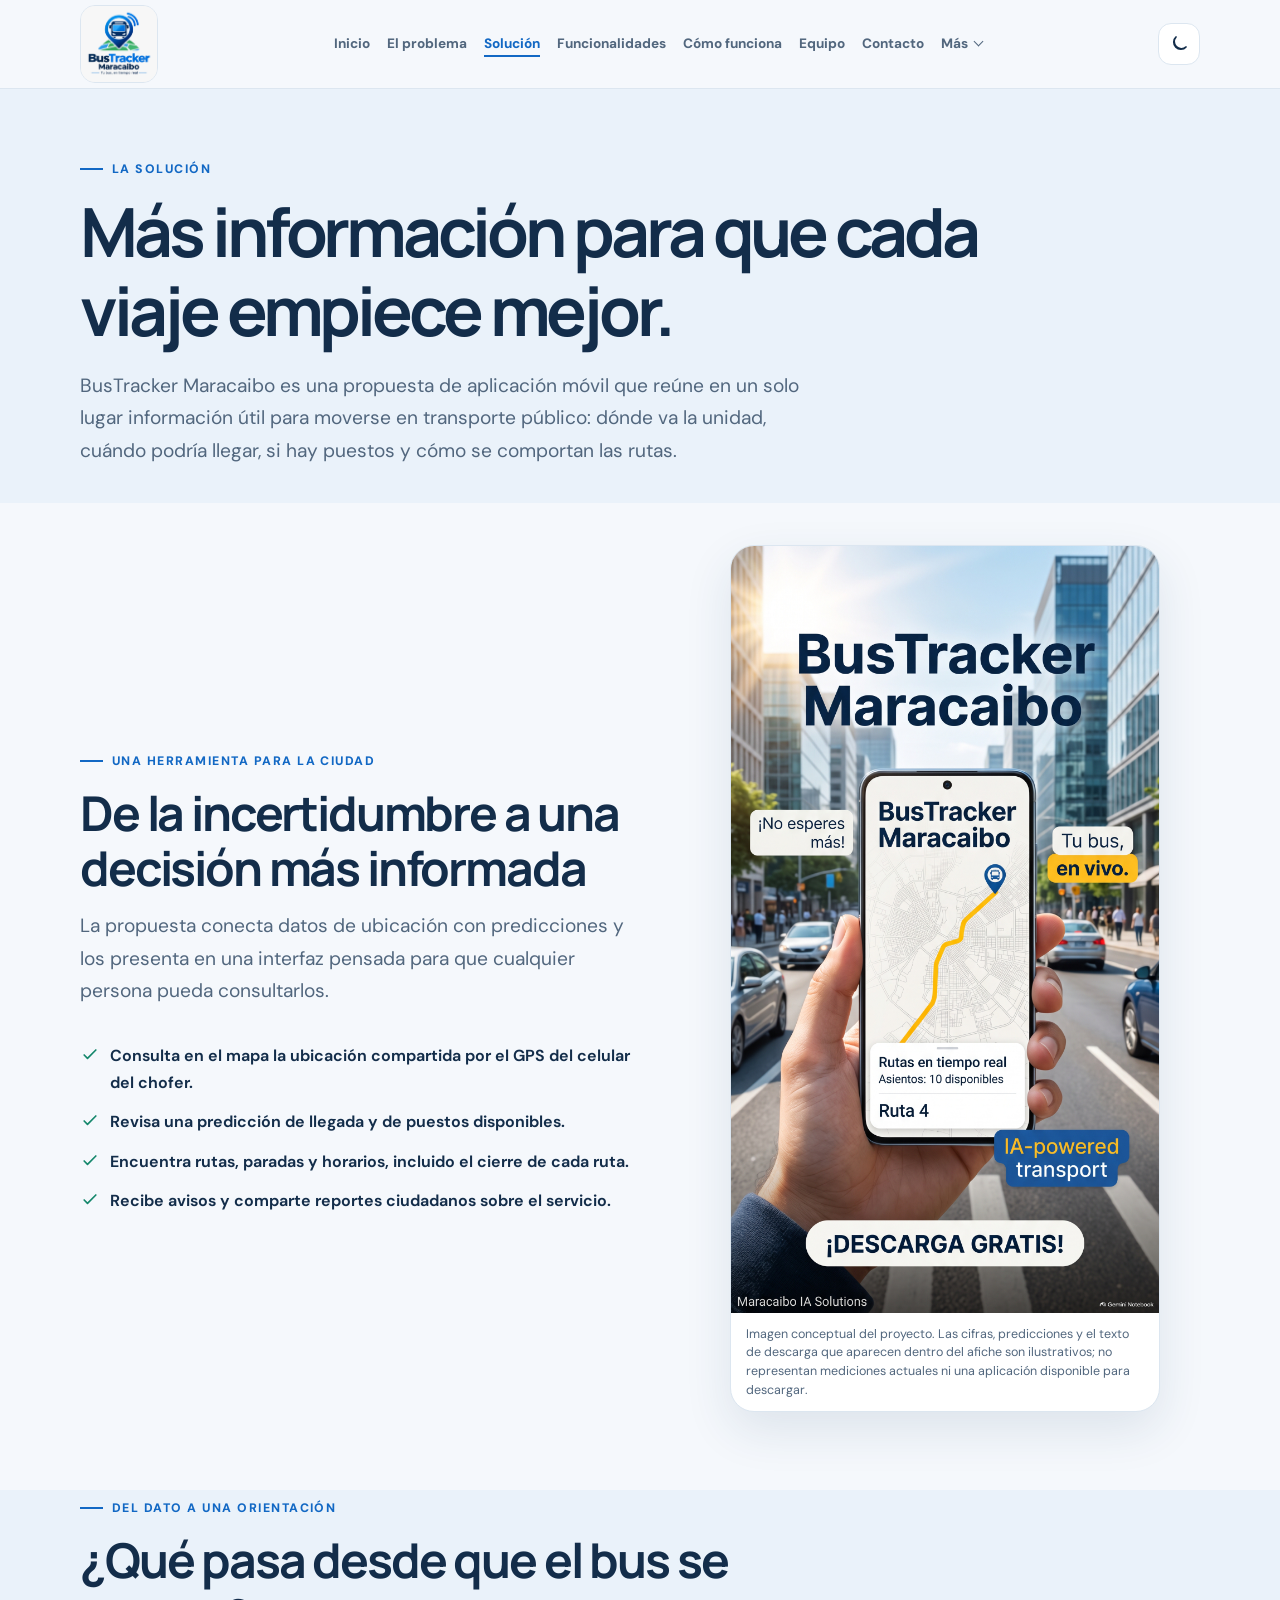
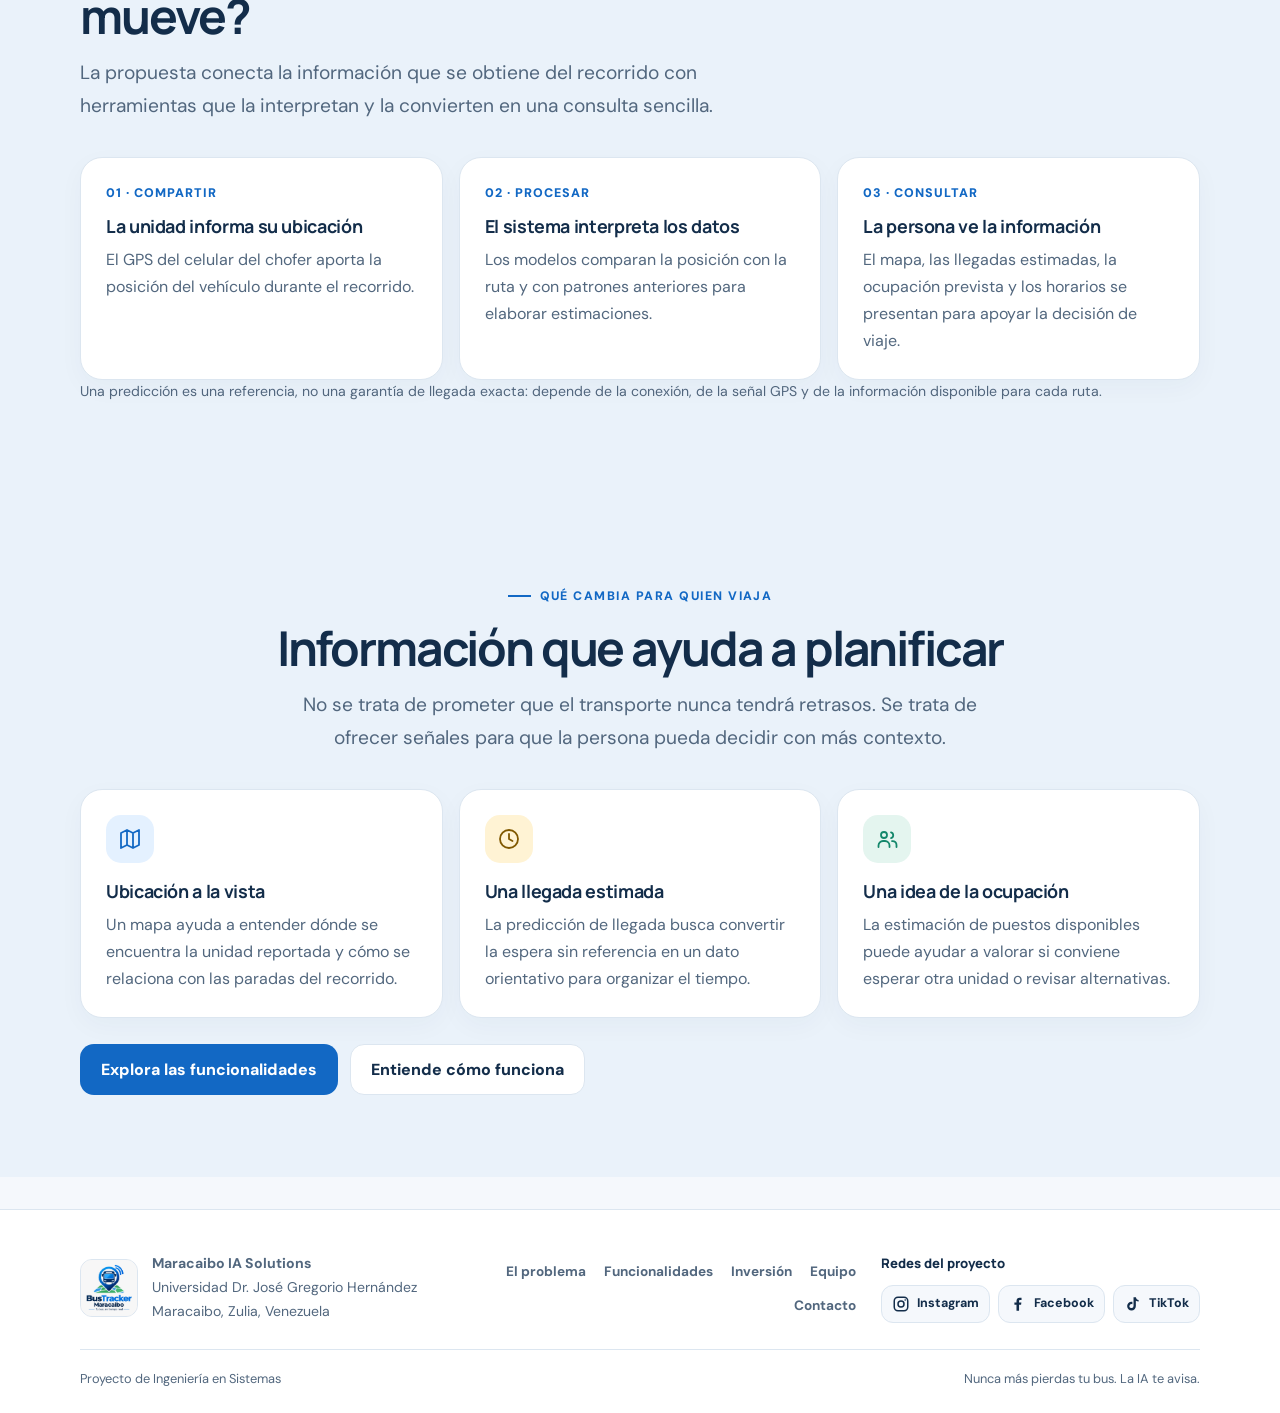
<file: solucion.html>
<!doctype html>
<html lang="es">
<head>
  <meta charset="utf-8">
  <meta name="viewport" content="width=device-width, initial-scale=1">
  <meta name="theme-color" content="#f5f8fc">
  <link rel="icon" href="assets/bus-tracker-logo.jpeg" type="image/jpeg">
  <meta name="description" content="BusTracker Maracaibo organiza información del transporte público para ayudar a planificar los viajes con más claridad.">
  <meta property="og:title" content="La solución | BusTracker Maracaibo">
  <meta property="og:description" content="Ubicación, predicciones, rutas y avisos en una sola aplicación pensada para la movilidad de Maracaibo.">
  <title>La solución | BusTracker Maracaibo</title>
  <link rel="preconnect" href="https://fonts.googleapis.com">
  <link rel="preconnect" href="https://fonts.gstatic.com" crossorigin>
  <link href="https://fonts.googleapis.com/css2?family=DM+Sans:wght@400;500;600;700&family=Manrope:wght@400;500;600;700;800&display=swap" rel="stylesheet">
  <link rel="stylesheet" href="styles.css">
  <script defer src="site.js"></script>
</head>
<body>
  <a class="skip-link" href="#contenido">Saltar al contenido</a>
  <svg aria-hidden="true" width="0" height="0" style="position:absolute;overflow:hidden">
    <symbol id="map" viewBox="0 0 24 24"><path d="m3 6 6-3 6 3 6-3v15l-6 3-6-3-6 3V6Zm6-3v15m6-12v15" fill="none" stroke="currentColor" stroke-width="1.8" stroke-linejoin="round"/></symbol>
    <symbol id="clock" viewBox="0 0 24 24"><circle cx="12" cy="12" r="9" fill="none" stroke="currentColor" stroke-width="1.8"/><path d="M12 7v5l3.5 2" fill="none" stroke="currentColor" stroke-width="1.8" stroke-linecap="round"/></symbol>
    <symbol id="people" viewBox="0 0 24 24"><circle cx="9" cy="8" r="3" fill="none" stroke="currentColor" stroke-width="1.8"/><path d="M3.5 20v-1.5A4.5 4.5 0 0 1 8 14h2a4.5 4.5 0 0 1 4.5 4.5V20M16 5.3a3 3 0 0 1 0 5.8m1 3h.7a3.8 3.8 0 0 1 3.8 3.8V20" fill="none" stroke="currentColor" stroke-width="1.8" stroke-linecap="round"/></symbol>
    <symbol id="bell" viewBox="0 0 24 24"><path d="M18 9a6 6 0 0 0-12 0c0 7-3 7-3 9h18c0-2-3-2-3-9m-8 12h4" fill="none" stroke="currentColor" stroke-width="1.8" stroke-linecap="round" stroke-linejoin="round"/></symbol>
    <symbol id="check" viewBox="0 0 24 24"><path d="m5 12 4 4L19 6" fill="none" stroke="currentColor" stroke-width="2" stroke-linecap="round" stroke-linejoin="round"/></symbol>
    <symbol id="moon" viewBox="0 0 24 24"><path d="M20.5 15.5A8.5 8.5 0 0 1 8.5 3.5 8.5 8.5 0 1 0 20.5 15.5Z" fill="none" stroke="currentColor" stroke-width="1.8" stroke-linejoin="round"/></symbol>
    <symbol id="sun" viewBox="0 0 24 24"><circle cx="12" cy="12" r="4" fill="none" stroke="currentColor" stroke-width="1.8"/><path d="M12 2v2m0 16v2M4.93 4.93l1.42 1.42m11.3 11.3 1.42 1.42M2 12h2m16 0h2M4.93 19.07l1.42-1.42m11.3-11.3 1.42-1.42" fill="none" stroke="currentColor" stroke-width="1.8" stroke-linecap="round"/></symbol>
    <symbol id="menu" viewBox="0 0 24 24"><path d="M4 7h16M4 12h16M4 17h16" fill="none" stroke="currentColor" stroke-width="1.8" stroke-linecap="round"/></symbol>
    <symbol id="close" viewBox="0 0 24 24"><path d="m6 6 12 12M18 6 6 18" fill="none" stroke="currentColor" stroke-width="1.8" stroke-linecap="round"/></symbol>
  </svg>
  <header class="site-header">
    <nav class="container nav-wrap" aria-label="Navegación principal">
      <a class="brand-logo" href="index.html" aria-label="BusTracker Maracaibo, inicio"><img src="assets/bus-tracker-logo.jpeg" alt="BusTracker Maracaibo"></a>
      <div class="nav-links" id="site-navigation">
        <a href="index.html">Inicio</a><a href="problema.html">El problema</a><a href="solucion.html" aria-current="page">Solución</a><a href="funcionalidades.html">Funcionalidades</a><a href="como-funciona.html">Cómo funciona</a><a href="equipo.html">Equipo</a><a href="contacto.html">Contacto</a>
        <details class="nav-more"><summary>Más</summary><div class="nav-more-menu"><a href="inversion.html">Inversión</a><a href="para-quien.html">¿Para quién es?</a><a href="resultados.html">Resultados</a></div></details>
      </div>
      <div class="nav-actions">
        <button class="theme-toggle" id="theme-toggle" type="button" aria-label="Activar modo oscuro"><svg aria-hidden="true"><use href="#moon"></use></svg></button>
        <button class="menu-toggle" id="menu-toggle" type="button" aria-label="Abrir menú" aria-expanded="false" aria-controls="site-navigation"><svg aria-hidden="true"><use href="#menu"></use></svg></button>
      </div>
    </nav>
  </header>
  <main id="contenido">
    <section class="page-hero section-soft">
      <div class="container">
        <p class="eyebrow">La solución</p>
        <h1>Más información para que cada viaje empiece mejor.</h1>
        <p class="lead">BusTracker Maracaibo es una propuesta de aplicación móvil que reúne en un solo lugar información útil para moverse en transporte público: dónde va la unidad, cuándo podría llegar, si hay puestos y cómo se comportan las rutas.</p>
      </div>
    </section>
    <section class="content-section">
      <div class="container split">
        <div>
          <div class="section-heading">
            <p class="eyebrow">Una herramienta para la ciudad</p>
            <h2>De la incertidumbre a una decisión más informada</h2>
            <p class="lead">La propuesta conecta datos de ubicación con predicciones y los presenta en una interfaz pensada para que cualquier persona pueda consultarlos.</p>
          </div>
          <ul class="check-list">
            <li><svg aria-hidden="true"><use href="#check"></use></svg><span>Consulta en el mapa la ubicación compartida por el GPS del celular del chofer.</span></li>
            <li><svg aria-hidden="true"><use href="#check"></use></svg><span>Revisa una predicción de llegada y de puestos disponibles.</span></li>
            <li><svg aria-hidden="true"><use href="#check"></use></svg><span>Encuentra rutas, paradas y horarios, incluido el cierre de cada ruta.</span></li>
            <li><svg aria-hidden="true"><use href="#check"></use></svg><span>Recibe avisos y comparte reportes ciudadanos sobre el servicio.</span></li>
          </ul>
        </div>
        <figure class="image-promo">
          <img src="assets/bus-tracker-poster.jpg" alt="Afiche conceptual de BusTracker Maracaibo con una ilustración de un teléfono y una unidad de transporte">
          <figcaption>Imagen conceptual del proyecto. Las cifras, predicciones y el texto de descarga que aparecen dentro del afiche son ilustrativos; no representan mediciones actuales ni una aplicación disponible para descargar.</figcaption>
        </figure>
      </div>
    </section>
    <section class="content-section section-soft">
      <div class="container">
        <div class="section-heading">
          <p class="eyebrow">Del dato a una orientación</p>
          <h2>¿Qué pasa desde que el bus se mueve?</h2>
          <p class="lead">La propuesta conecta la información que se obtiene del recorrido con herramientas que la interpretan y la convierten en una consulta sencilla.</p>
        </div>
        <div class="card-grid">
          <article class="card step-card"><span class="step-number">01 · COMPARTIR</span><h3>La unidad informa su ubicación</h3><p>El GPS del celular del chofer aporta la posición del vehículo durante el recorrido.</p></article>
          <article class="card step-card"><span class="step-number">02 · PROCESAR</span><h3>El sistema interpreta los datos</h3><p>Los modelos comparan la posición con la ruta y con patrones anteriores para elaborar estimaciones.</p></article>
          <article class="card step-card"><span class="step-number">03 · CONSULTAR</span><h3>La persona ve la información</h3><p>El mapa, las llegadas estimadas, la ocupación prevista y los horarios se presentan para apoyar la decisión de viaje.</p></article>
        </div>
        <p class="muted small">Una predicción es una referencia, no una garantía de llegada exacta: depende de la conexión, de la señal GPS y de la información disponible para cada ruta.</p>
      </div>
    </section>
    <section class="section section-soft">
      <div class="container">
        <div class="section-heading center">
          <p class="eyebrow">Qué cambia para quien viaja</p>
          <h2>Información que ayuda a planificar</h2>
          <p class="lead">No se trata de prometer que el transporte nunca tendrá retrasos. Se trata de ofrecer señales para que la persona pueda decidir con más contexto.</p>
        </div>
        <div class="card-grid">
          <article class="card"><span class="icon"><svg aria-hidden="true"><use href="#map"></use></svg></span><h3>Ubicación a la vista</h3><p>Un mapa ayuda a entender dónde se encuentra la unidad reportada y cómo se relaciona con las paradas del recorrido.</p></article>
          <article class="card"><span class="icon icon-warm"><svg aria-hidden="true"><use href="#clock"></use></svg></span><h3>Una llegada estimada</h3><p>La predicción de llegada busca convertir la espera sin referencia en un dato orientativo para organizar el tiempo.</p></article>
          <article class="card"><span class="icon icon-green"><svg aria-hidden="true"><use href="#people"></use></svg></span><h3>Una idea de la ocupación</h3><p>La estimación de puestos disponibles puede ayudar a valorar si conviene esperar otra unidad o revisar alternativas.</p></article>
        </div>
        <div class="button-row"><a class="button button-primary" href="funcionalidades.html">Explora las funcionalidades</a><a class="button button-secondary" href="como-funciona.html">Entiende cómo funciona</a></div>
      </div>
    </section>
  </main>
  <footer class="site-footer"><div class="container"><div class="footer-grid"><div class="footer-brand"><img src="assets/bus-tracker-logo.jpeg" alt=""><p><strong>Maracaibo IA Solutions</strong><br>Universidad Dr. José Gregorio Hernández<br>Maracaibo, Zulia, Venezuela</p></div><nav class="footer-nav" aria-label="Navegación del pie"><a href="problema.html">El problema</a><a href="funcionalidades.html">Funcionalidades</a><a href="inversion.html">Inversión</a><a href="equipo.html">Equipo</a><a href="contacto.html">Contacto</a></nav></div><div class="footer-bottom"><span>Proyecto de Ingeniería en Sistemas</span><span>Nunca más pierdas tu bus. La IA te avisa.</span></div></div></footer>
</body>
</html>
</file>
<file: styles.css>
:root {
  color-scheme: light;
  --page: #f5f8fc;
  --surface: #ffffff;
  --surface-soft: #eaf2fa;
  --ink: #132d4a;
  --muted: #52677e;
  --line: #dce6f0;
  --blue: #1268c4;
  --blue-deep: #084b92;
  --blue-soft: #e4f1ff;
  --green: #14876b;
  --green-soft: #e4f5ef;
  --yellow: #f5bc3d;
  --yellow-soft: #fff3d4;
  --shadow: 0 18px 48px rgba(27, 61, 96, .11);
  --radius: 22px;
  --font-body: "DM Sans", "Segoe UI", sans-serif;
  --font-heading: "Manrope", "Segoe UI", sans-serif;
}

[data-theme="dark"] {
  color-scheme: dark;
  --page: #0c1724;
  --surface: #122235;
  --surface-soft: #192d43;
  --ink: #edf5ff;
  --muted: #b0c1d4;
  --line: #2a4057;
  --blue: #69b0ff;
  --blue-deep: #b4d7ff;
  --blue-soft: #1c3855;
  --green: #72d4b5;
  --green-soft: #173a32;
  --yellow: #ffd26b;
  --yellow-soft: #43361c;
  --shadow: 0 18px 48px rgba(0, 0, 0, .25);
}

*, *::before, *::after { box-sizing: border-box; }
html { scroll-behavior: smooth; scroll-padding-top: 100px; }
body {
  margin: 0;
  background: var(--page);
  color: var(--ink);
  font-family: var(--font-body);
  font-size: 16px;
  line-height: 1.7;
  transition: background-color .2s ease, color .2s ease;
}
body, button, a { -webkit-tap-highlight-color: transparent; }
button, summary { font: inherit; }
a { color: inherit; }
img { max-width: 100%; }
:focus-visible { outline: 3px solid var(--yellow); outline-offset: 4px; }
h1, h2, h3, p { margin-top: 0; }
h1, h2, h3 { font-family: var(--font-heading); line-height: 1.16; }
h1 { margin-bottom: 20px; font-size: clamp(2.6rem, 5.3vw, 4.7rem); letter-spacing: -.06em; }
h2 { margin-bottom: 14px; font-size: clamp(1.9rem, 3.8vw, 3rem); letter-spacing: -.045em; }
h3 { margin-bottom: 9px; font-size: 1.12rem; letter-spacing: -.02em; }
.container { width: min(1120px, calc(100% - 40px)); margin-inline: auto; }
.section { padding: 82px 0; }
.section-soft { background: var(--surface-soft); }
.eyebrow {
  display: inline-flex; align-items: center; gap: 9px; margin-bottom: 13px;
  color: var(--blue); font-size: .77rem; font-weight: 800; letter-spacing: .12em; text-transform: uppercase;
}
.eyebrow::before { width: 23px; height: 2px; content: ""; background: currentColor; }
.lead { max-width: 720px; margin-bottom: 0; color: var(--muted); font-size: clamp(1.05rem, 1.7vw, 1.2rem); }
.section-heading { max-width: 760px; margin-bottom: 34px; }
.section-heading.center { margin-inline: auto; text-align: center; }
.section-heading.center .eyebrow { justify-content: center; }
.section-heading.center .lead { margin-inline: auto; }
.section-heading + .section-heading { margin-top: 48px; }
.muted { color: var(--muted); }
.small { font-size: .88rem; }
.skip-link {
  position: fixed; top: 8px; left: 8px; z-index: 1000; padding: 10px 14px;
  transform: translateY(-150%); border-radius: 10px; background: var(--surface); color: var(--ink);
}
.skip-link:focus { transform: translateY(0); }

/* Intro del inicio */
.site-intro {
  position: fixed; inset: 0; z-index: 2000; display: none; place-items: center;
  background: radial-gradient(circle at 50% 42%, #173c60 0, #0c1724 57%);
  color: #f5f8fc;
}
.show-intro .site-intro { display: grid; animation: intro-exit .55s ease 1.7s forwards; }
.show-intro body { overflow: hidden; }
.site-intro-content { display: grid; justify-items: center; gap: 18px; animation: intro-arrive .8s cubic-bezier(.2,.8,.2,1) both; }
.site-intro-logo {
  display: grid; width: 116px; height: 116px; place-items: center; overflow: hidden;
  border: 3px solid rgba(255,255,255,.82); border-radius: 30px; background: #fff;
  box-shadow: 0 0 0 12px rgba(255,255,255,.08), 0 22px 70px rgba(0,0,0,.35);
  animation: logo-pulse 1.1s ease-in-out .35s both;
}
.site-intro-logo img { width: 100%; height: 100%; object-fit: contain; }
.site-intro-content > strong { font-family: var(--font-heading); font-size: clamp(1.2rem, 4vw, 1.7rem); letter-spacing: -.04em; }
.site-intro-content > strong span { color: #ffd26b; }
.site-intro-loader { width: 100px; height: 3px; overflow: hidden; border-radius: 5px; background: rgba(255,255,255,.2); }
.site-intro-loader::after { display: block; width: 40%; height: 100%; border-radius: inherit; background: #ffd26b; content: ""; animation: intro-progress 1.25s ease-in-out .3s both; }
@keyframes intro-arrive { from { opacity: 0; transform: translateY(18px) scale(.92); } to { opacity: 1; transform: translateY(0) scale(1); } }
@keyframes logo-pulse { 0%, 100% { transform: scale(1); } 50% { transform: scale(1.07) rotate(-3deg); } }
@keyframes intro-progress { from { transform: translateX(-110%); } to { transform: translateX(260%); } }
@keyframes intro-exit { to { opacity: 0; visibility: hidden; } }

/* Header compartido entre las páginas */
.site-header {
  position: sticky; top: 0; z-index: 100; border-bottom: 1px solid var(--line);
  background: color-mix(in srgb, var(--page) 92%, transparent); backdrop-filter: blur(16px);
}
.nav-wrap { position: relative; display: flex; min-height: 88px; align-items: center; justify-content: space-between; gap: 22px; }
.brand-logo {
  display: block; width: 78px; height: 78px; flex: 0 0 auto; overflow: hidden;
  border: 1px solid var(--line); border-radius: 15px; background: #f7f7f7;
}
.brand-logo img { display: block; width: 100%; height: 100%; object-fit: contain; }
.nav-links { display: flex; align-items: center; gap: 17px; }
.nav-links > a, .nav-more summary {
  padding: 8px 0; color: var(--muted); font-size: .85rem; font-weight: 750;
  text-decoration: none; white-space: nowrap;
}
.nav-links > a:hover, .nav-links > a[aria-current="page"], .nav-more summary:hover { color: var(--blue); }
.nav-links > a[aria-current="page"] { text-decoration: underline; text-decoration-thickness: 2px; text-underline-offset: 7px; }
.nav-more { position: relative; }
.nav-more summary { cursor: pointer; list-style: none; }
.nav-more summary::-webkit-details-marker { display: none; }
.nav-more summary::after {
  display: inline-block; width: 7px; height: 7px; margin: 0 0 3px 7px;
  transform: rotate(45deg); border-right: 1.5px solid currentColor;
  border-bottom: 1.5px solid currentColor; content: "";
}
.nav-more[open] summary::after { transform: rotate(225deg); margin-bottom: 0; }
.nav-more-menu {
  position: absolute; top: calc(100% + 13px); right: 0; z-index: 110; display: grid;
  min-width: 220px; padding: 8px; border: 1px solid var(--line); border-radius: 15px;
  background: var(--surface); box-shadow: var(--shadow);
}
.nav-more-menu a { padding: 10px 12px; border-radius: 9px; color: var(--muted); font-size: .9rem; text-decoration: none; }
.nav-more-menu a:hover, .nav-more-menu a[aria-current="page"] { background: var(--surface-soft); color: var(--blue); }
.nav-actions { display: flex; align-items: center; gap: 9px; }
.theme-toggle, .menu-toggle {
  display: grid; width: 42px; height: 42px; place-items: center; border: 1px solid var(--line);
  border-radius: 13px; background: var(--surface); color: var(--ink); cursor: pointer;
}
.theme-toggle svg, .menu-toggle svg { width: 20px; height: 20px; }
.menu-toggle { display: none; }

/* Botones, paneles e iconos */
.button {
  display: inline-flex; min-height: 50px; align-items: center; justify-content: center; gap: 10px;
  padding: 11px 20px; border: 1px solid transparent; border-radius: 14px;
  font-weight: 800; text-align: center; text-decoration: none; cursor: pointer;
  transition: transform .18s ease, background-color .18s ease, border-color .18s ease;
}
.button:hover { transform: translateY(-2px); }
.button-primary { background: var(--blue); color: #fff; }
[data-theme="dark"] .button-primary { color: #0c1724; }
.button-primary:hover { background: var(--blue-deep); }
.button-secondary { border-color: var(--line); background: var(--surface); color: var(--ink); }
.button svg { width: 18px; height: 18px; }
.button-row { display: flex; flex-wrap: wrap; gap: 12px; margin-top: 26px; }
.icon {
  display: grid; width: 48px; height: 48px; flex: 0 0 auto; place-items: center;
  border-radius: 15px; background: var(--blue-soft); color: var(--blue);
}
.icon svg { width: 24px; height: 24px; }
.icon-warm { background: var(--yellow-soft); color: #805800; }
[data-theme="dark"] .icon-warm { color: var(--yellow); }
.icon-green { background: var(--green-soft); color: var(--green); }
.card {
  padding: 25px; border: 1px solid var(--line); border-radius: var(--radius);
  background: var(--surface); box-shadow: 0 8px 26px rgba(25, 55, 84, .035);
}
.card p:last-child { margin-bottom: 0; }
.card .icon { margin-bottom: 18px; }
.card p { color: var(--muted); }
.card-grid { display: grid; grid-template-columns: repeat(3, 1fr); gap: 16px; }
.explore-grid { display: grid; grid-template-columns: repeat(3, minmax(0, 1fr)); gap: 20px; }
.explore-card {
  overflow: hidden; border: 1px solid var(--line); border-radius: var(--radius);
  background: var(--surface); box-shadow: 0 8px 26px rgba(25, 55, 84, .05);
  transition: transform .22s ease, box-shadow .22s ease, border-color .22s ease;
}
.explore-card:hover { transform: translateY(-5px); border-color: color-mix(in srgb, var(--blue) 35%, var(--line)); box-shadow: var(--shadow); }
.explore-card-image { position: relative; display: block; aspect-ratio: 1.72 / 1; overflow: hidden; background: var(--surface-soft); }
.explore-card-image::after { position: absolute; inset: 45% 0 0; background: linear-gradient(transparent, rgba(10, 32, 54, .23)); content: ""; pointer-events: none; }
.explore-card-image img { display: block; width: 100%; height: 100%; object-fit: cover; transition: transform .45s cubic-bezier(.2,.7,.2,1); }
.explore-card:nth-child(3) .explore-card-image img { object-position: center 38%; }
.explore-card:hover .explore-card-image img { transform: scale(1.045); }
.explore-card-number {
  position: absolute; top: 13px; left: 14px; z-index: 1; display: grid; width: 34px; height: 34px;
  place-items: center; border: 1px solid rgba(255,255,255,.55); border-radius: 11px;
  background: rgba(12, 35, 57, .72); color: #fff; font-size: .75rem; font-weight: 850;
  backdrop-filter: blur(8px);
}
.explore-card-body { padding: 21px 22px 23px; }
.explore-card-label, .team-card-label { margin-bottom: 8px !important; color: var(--blue) !important; font-size: .72rem !important; font-weight: 850; letter-spacing: .1em; text-transform: uppercase; }
.explore-card-body h3 { margin-bottom: 8px; font-size: 1.2rem; }
.explore-card-body > p:not(.explore-card-label) { min-height: 3.2em; margin-bottom: 0; color: var(--muted); font-size: .92rem; }
.explore-card .text-link { margin-top: 15px; }
.grid-2 { display: grid; grid-template-columns: repeat(2, 1fr); gap: 18px; }
.grid-4 { display: grid; grid-template-columns: repeat(4, 1fr); gap: 15px; }
.note {
  display: flex; align-items: flex-start; gap: 12px; margin-top: 25px; padding: 17px 20px;
  border-radius: 15px; background: var(--yellow-soft); color: var(--ink); font-size: .94rem;
}
.note svg { width: 21px; height: 21px; flex: 0 0 auto; margin-top: 2px; color: #9a6d00; }
[data-theme="dark"] .note svg { color: var(--yellow); }
.check-list, .plain-list { display: grid; gap: 12px; margin: 22px 0 0; padding: 0; list-style: none; }
.check-list li { display: flex; align-items: flex-start; gap: 10px; font-weight: 650; }
.check-list svg { width: 20px; height: 20px; flex: 0 0 auto; margin-top: 3px; color: var(--green); }
.plain-list li { position: relative; padding-left: 21px; color: var(--muted); }
.plain-list li::before { position: absolute; left: 0; color: var(--blue); content: "•"; font-weight: 900; }
.text-link { display: inline-flex; align-items: center; gap: 7px; margin-top: 16px; color: var(--blue); font-weight: 800; text-decoration-thickness: 1px; text-underline-offset: 4px; }
.text-link:hover { color: var(--blue-deep); }

/* Inicio e imágenes del proyecto */
.home-hero {
  position: relative; isolation: isolate; overflow: hidden; padding: 66px 0 58px;
  background: #0c1724; color: #f5f8fc;
}
.home-hero::before {
  position: absolute; inset: 0; z-index: -1; content: "";
  background: linear-gradient(90deg, rgba(7, 22, 38, .95), rgba(7, 22, 38, .78) 55%, rgba(7, 22, 38, .46)),
    linear-gradient(0deg, rgba(7, 22, 38, .42), transparent 50%);
}
.home-hero-video { position: absolute; inset: 0; z-index: -2; width: 100%; height: 100%; object-fit: cover; opacity: .76; }
.home-hero .eyebrow { color: #ffd26b; }
.home-hero .hero-copy h1 span { color: #ffd26b; }
.home-hero .lead { color: #e1edf9; }
.home-hero .button-secondary { border-color: rgba(255, 255, 255, .6); background: rgba(255, 255, 255, .95); color: #132d4a; }
.hero-grid { display: grid; grid-template-columns: .9fr 1.1fr; align-items: center; column-gap: 42px; row-gap: 28px; }
.hero-copy h1 span { color: var(--blue); }
.hero-copy .lead { max-width: 540px; }
.hero-image { overflow: hidden; margin: 0; border: 1px solid var(--line); border-radius: 28px; background: var(--surface); box-shadow: var(--shadow); }
.hero-image img { display: block; width: 100%; aspect-ratio: 1.58 / 1; object-fit: cover; }
figcaption, .image-note { padding: 12px 15px; color: var(--muted); font-size: .78rem; line-height: 1.5; }
.home-highlights { display: grid; grid-column: 1 / -1; grid-template-columns: repeat(3, minmax(0, 1fr)); gap: 16px; }
.highlight-link { display: flex; min-height: 96px; align-items: center; gap: 15px; padding: 18px 20px; border: 1px solid rgba(255, 255, 255, .24); border-radius: 18px; background: rgba(12, 28, 44, .78); color: #fff; text-decoration: none; backdrop-filter: blur(8px); transition: transform .18s ease, border-color .18s ease, background-color .18s ease; }
.highlight-link:hover { transform: translateY(-3px); border-color: #ffd26b; }
.highlight-link:focus-visible { outline-offset: 3px; }
.highlight-link .icon { width: 42px; height: 42px; border-radius: 13px; }
.highlight-link strong { display: block; margin-bottom: 3px; color: #fff; font-family: var(--font-heading); }
.highlight-link span:last-child { color: #d3deea; font-size: .86rem; }
.image-promo { width: min(100%, 430px); margin: 0 auto; overflow: hidden; border: 1px solid var(--line); border-radius: 24px; background: var(--surface); box-shadow: var(--shadow); }
.image-promo img { display: block; width: 100%; height: auto; }
.visual-grid { display: grid; grid-template-columns: repeat(3, minmax(0, 1fr)); gap: 18px; }
.visual-card {
  overflow: hidden; margin: 0; border: 1px solid var(--line); border-radius: var(--radius);
  background: var(--surface); box-shadow: 0 8px 26px rgba(25, 55, 84, .06);
  transition: transform .22s ease, box-shadow .22s ease;
}
.visual-card:hover { transform: translateY(-5px); box-shadow: var(--shadow); }
.visual-card-media { display: grid; height: 235px; place-items: center; overflow: hidden; background: var(--surface-soft); }
.visual-card-media img { display: block; width: 100%; height: 100%; object-fit: contain; }
.visual-card figcaption { display: grid; gap: 4px; padding: 17px 19px 19px; }
.visual-card figcaption strong { color: var(--ink); font-family: var(--font-heading); font-size: 1rem; }
.visual-card figcaption span { color: var(--muted); font-size: .85rem; }
.process-visual { max-width: 860px; margin: 28px auto 0; overflow: hidden; border: 1px solid var(--line); border-radius: 22px; background: var(--surface); box-shadow: var(--shadow); }
.process-visual img { display: block; width: 100%; height: auto; }
.process-visual figcaption { padding: 12px 17px; }
[data-reveal] { opacity: 0; transform: translateY(22px) scale(.99); transition: opacity .65s ease var(--reveal-delay, 0ms), transform .65s cubic-bezier(.2,.7,.2,1) var(--reveal-delay, 0ms); }
[data-reveal].is-visible { opacity: 1; transform: translateY(0) scale(1); }

/* Páginas de contenido */
.page-hero { padding: 62px 0 35px; }
.page-hero h1 { max-width: 900px; }
.content-section { padding: 42px 0 78px; }
.content-section + .content-section { padding-top: 0; }
.split { display: grid; grid-template-columns: 1.05fr .95fr; align-items: center; gap: 46px; }
.split-top { align-items: start; }
.problem-card { min-height: 198px; }
.problem-card h3 { margin-bottom: 8px; }
.impact-grid { display: grid; grid-template-columns: repeat(3, 1fr); gap: 13px; }
.impact-item { padding: 18px; border: 1px solid var(--line); border-radius: 16px; background: var(--surface); }
.impact-item strong { display: block; margin-bottom: 3px; font-family: var(--font-heading); }
.impact-item p { margin-bottom: 0; color: var(--muted); font-size: .9rem; }
.step-card { min-height: 150px; }
.step-number { display: block; margin-bottom: 12px; color: var(--blue); font-size: .78rem; font-weight: 850; letter-spacing: .08em; }
.feature-card { min-height: 235px; }
.feature-more { margin-top: 14px; border-top: 1px solid var(--line); }
.feature-more summary { padding-top: 12px; color: var(--blue); font-size: .86rem; font-weight: 800; cursor: pointer; }
.feature-more p { padding-top: 8px; font-size: .88rem; }
.tech-badges { display: flex; flex-wrap: wrap; gap: 9px; }
.badge { padding: 7px 12px; border: 1px solid var(--line); border-radius: 999px; background: var(--surface); color: var(--muted); font-size: .82rem; font-weight: 750; }
.flow-grid { display: grid; grid-template-columns: repeat(4, 1fr); gap: 13px; }
.flow-card { position: relative; min-height: 176px; padding: 19px; border: 1px solid var(--line); border-radius: 18px; background: var(--surface); }
.flow-card:not(:last-child)::after { position: absolute; top: 26px; right: -17px; z-index: 2; display: grid; width: 25px; height: 25px; place-items: center; border-radius: 50%; background: var(--blue); color: #fff; content: "→"; font-weight: 800; }
.flow-card .step-number { margin-bottom: 10px; }
.flow-card p { margin-bottom: 0; color: var(--muted); font-size: .9rem; }
.model-grid { display: grid; grid-template-columns: repeat(3, 1fr); gap: 15px; }
.model-card { min-height: 235px; }
.model-card p { margin-bottom: 0; color: var(--muted); }
.timeline { display: grid; grid-template-columns: repeat(4, 1fr); gap: 13px; counter-reset: phase; }
.timeline-item { padding: 20px; border-top: 3px solid var(--blue); border-radius: 0 0 16px 16px; background: var(--surface); }
.timeline-item strong { display: block; margin-bottom: 7px; font-family: var(--font-heading); }
.timeline-item p { margin-bottom: 0; color: var(--muted); font-size: .9rem; }
.table-wrap { overflow-x: auto; border: 1px solid var(--line); border-radius: 18px; background: var(--surface); }
.comparison { width: 100%; border-collapse: collapse; text-align: left; }
.comparison th, .comparison td { padding: 15px 19px; border-bottom: 1px solid var(--line); }
.comparison thead { background: var(--surface-soft); }
.comparison th { font-size: .8rem; letter-spacing: .04em; }
.comparison tbody tr:last-child td { border-bottom: 0; }
.comparison .cost-zero { color: var(--green); font-weight: 850; }
.comparison .total-row { background: var(--blue); color: #fff; font-weight: 850; }
[data-theme="dark"] .comparison .total-row { color: #0c1724; }
.result-list { display: grid; gap: 12px; margin: 0; padding: 0; list-style: none; }
.result-list li { display: flex; gap: 12px; padding: 16px; border: 1px solid var(--line); border-radius: 15px; background: var(--surface); font-weight: 650; }
.result-list svg { width: 20px; height: 20px; flex: 0 0 auto; color: var(--green); }
.team-grid { display: grid; grid-template-columns: repeat(4, minmax(0, 1fr)); gap: 18px; }
.team-card { overflow: hidden; border: 1px solid var(--line); border-radius: var(--radius); background: var(--surface); box-shadow: 0 8px 26px rgba(25, 55, 84, .05); transition: transform .22s ease, box-shadow .22s ease; }
.team-card:hover { transform: translateY(-4px); box-shadow: var(--shadow); }
.team-photo { position: relative; aspect-ratio: 1 / .92; overflow: hidden; margin: 0; background: linear-gradient(145deg, #dceeff, #f8edcf); }
.team-card:nth-child(2) .team-photo { background: linear-gradient(145deg, #e5f4ee, #e1edff); }
.team-card:nth-child(3) .team-photo { background: linear-gradient(145deg, #fff0d4, #e5efff); }
.team-card:nth-child(4) .team-photo { background: linear-gradient(145deg, #e8e4ff, #e4f5ef); }
.team-photo img { display: block; width: 100%; height: 100%; object-fit: cover; transition: transform .4s ease; }
.team-card:hover .team-photo img { transform: scale(1.035); }
.team-photo > span { position: absolute; right: 12px; bottom: 12px; padding: 6px 10px; border: 1px solid rgba(255,255,255,.7); border-radius: 999px; background: rgba(19,45,74,.72); color: #fff; font-size: .7rem; font-weight: 750; backdrop-filter: blur(7px); }
.team-card-body { padding: 20px; }
.team-card-body h3 { margin-bottom: 8px; }
.avatar { display: grid; width: 66px; height: 66px; margin: 0 auto 15px; place-items: center; border-radius: 21px; background: var(--blue-soft); color: var(--blue); font-family: var(--font-heading); font-size: 1.1rem; font-weight: 850; }
.team-card-body > p:last-child { margin: 0; color: var(--muted); font-size: .86rem; line-height: 1.55; }
.team-photo-note { margin: 18px 0 0; color: var(--muted); font-size: .85rem; text-align: center; }
.team-photo-note code { padding: 2px 6px; border-radius: 5px; background: var(--surface-soft); color: var(--blue-deep); }
.contact-card { padding: 27px; border: 1px solid var(--line); border-radius: 20px; background: var(--surface); }
.contact-card h3 { margin-bottom: 8px; }
.contact-card p { margin-bottom: 0; color: var(--muted); }
.contact-callout { padding: clamp(28px, 5vw, 52px); border-radius: 28px; background: linear-gradient(135deg, #0d5eae, #0a3f77); color: #fff; }
.contact-callout .eyebrow { color: #cbe4ff; }
.contact-callout p { max-width: 720px; color: #e0efff; }
.contact-callout .button { background: var(--yellow); color: #2d260e; }

/* Pie */
.site-footer { margin-top: 32px; padding: 42px 0 23px; border-top: 1px solid var(--line); background: var(--surface); }
.footer-grid { display: grid; grid-template-columns: 1.1fr 1fr auto; gap: 25px; padding-bottom: 25px; }
.footer-brand { display: flex; align-items: center; gap: 14px; }
.footer-brand img { width: 58px; height: 58px; border: 1px solid var(--line); border-radius: 12px; object-fit: contain; background: #f7f7f7; }
.footer-brand p { margin: 0; color: var(--muted); font-size: .88rem; }
.footer-nav { display: flex; flex-wrap: wrap; justify-content: flex-end; gap: 11px 18px; align-content: center; }
.footer-nav a { color: var(--muted); font-size: .85rem; font-weight: 700; text-decoration: none; }
.footer-nav a:hover { color: var(--blue); }
.footer-socials-title { margin: 0 0 10px; font-family: var(--font-heading); font-size: .82rem; font-weight: 800; }
.social-links { display: flex; flex-wrap: wrap; gap: 8px; }
.social-link {
  display: inline-flex; min-height: 38px; align-items: center; gap: 7px; padding: 7px 10px;
  border: 1px solid var(--line); border-radius: 12px; background: var(--page); color: var(--ink);
  font-size: .78rem; font-weight: 750; text-decoration: none; transition: border-color .18s ease, transform .18s ease;
}
.social-link:hover { transform: translateY(-2px); border-color: var(--blue); }
.social-link svg { width: 18px; height: 18px; flex: 0 0 auto; }
.social-link-pending { background: var(--surface-soft); color: var(--muted); cursor: default; }
.social-link-pending:hover { transform: none; border-color: var(--line); }
.footer-bottom { display: flex; justify-content: space-between; gap: 15px; padding-top: 18px; border-top: 1px solid var(--line); color: var(--muted); font-size: .8rem; }

@media (max-width: 960px) {
  .nav-links { gap: 12px; }
  .nav-links > a, .nav-more summary { font-size: .78rem; }
  .footer-grid { grid-template-columns: 1fr 1fr; }
  .footer-socials { grid-column: 1 / -1; }
  .footer-nav { justify-content: flex-start; }
  .grid-4, .flow-grid, .timeline { grid-template-columns: repeat(2, 1fr); }
  .team-grid { grid-template-columns: repeat(2, minmax(0, 1fr)); }
  .explore-grid { grid-template-columns: repeat(2, minmax(0, 1fr)); }
  .visual-grid { grid-template-columns: repeat(2, minmax(0, 1fr)); }
  .visual-card:last-child { grid-column: 1 / -1; }
  .flow-card:nth-child(2)::after { display: none; }
  .hero-grid { gap: 25px; }
}
@media (max-width: 860px) {
  .nav-wrap { position: relative; min-height: 80px; }
  .brand-logo { width: 70px; height: 70px; }
  .menu-toggle { display: grid; }
  .nav-links {
    position: absolute; top: calc(100% + 1px); right: 0; left: 0; display: none;
    align-items: stretch; gap: 0; padding: 8px 16px 14px; border: 1px solid var(--line);
    border-radius: 0 0 17px 17px; background: var(--page); box-shadow: var(--shadow);
  }
  .nav-links.open { display: flex; flex-direction: column; max-height: calc(100vh - 100px); overflow-y: auto; }
  .nav-links > a { padding: 11px 8px; border-bottom: 1px solid var(--line); font-size: .95rem; }
  .nav-more { border-bottom: 1px solid var(--line); }
  .nav-more summary { padding: 11px 8px; font-size: .95rem; }
  .nav-more-menu { position: static; min-width: 0; margin: 0 0 8px 8px; border: 0; box-shadow: none; background: var(--surface-soft); }
}
@media (max-width: 680px) {
  .container { width: min(100% - 30px, 560px); }
  .section { padding: 62px 0; }
  .home-hero { padding: 42px 0 44px; }
  .hero-grid, .split, .footer-grid { grid-template-columns: 1fr; }
  .footer-socials { grid-column: auto; }
  .hero-grid { gap: 30px; }
  .hero-image { border-radius: 22px; }
  .home-highlights, .card-grid, .grid-2, .grid-4, .impact-grid, .model-grid, .flow-grid, .timeline { grid-template-columns: 1fr; }
  .team-grid, .explore-grid { grid-template-columns: 1fr; }
  .team-photo { aspect-ratio: 1.35 / 1; }
  .visual-grid { grid-template-columns: 1fr; }
  .visual-card:last-child { grid-column: auto; }
  .visual-card-media { height: 220px; }
  .feature-card, .problem-card, .step-card { min-height: 0; }
  .flow-card:not(:last-child)::after { top: auto; right: 20px; bottom: -17px; content: "↓"; }
  .contact-callout { border-radius: 22px; }
  .contact-callout .button { width: 100%; }
  .footer-nav { justify-content: flex-start; }
  .footer-bottom { flex-direction: column; }
}
@media (prefers-reduced-motion: reduce) {
  *, *::before, *::after { scroll-behavior: auto !important; transition-duration: .01ms !important; animation-duration: .01ms !important; }
  [data-reveal] { opacity: 1; transform: none; }
}
</file>
